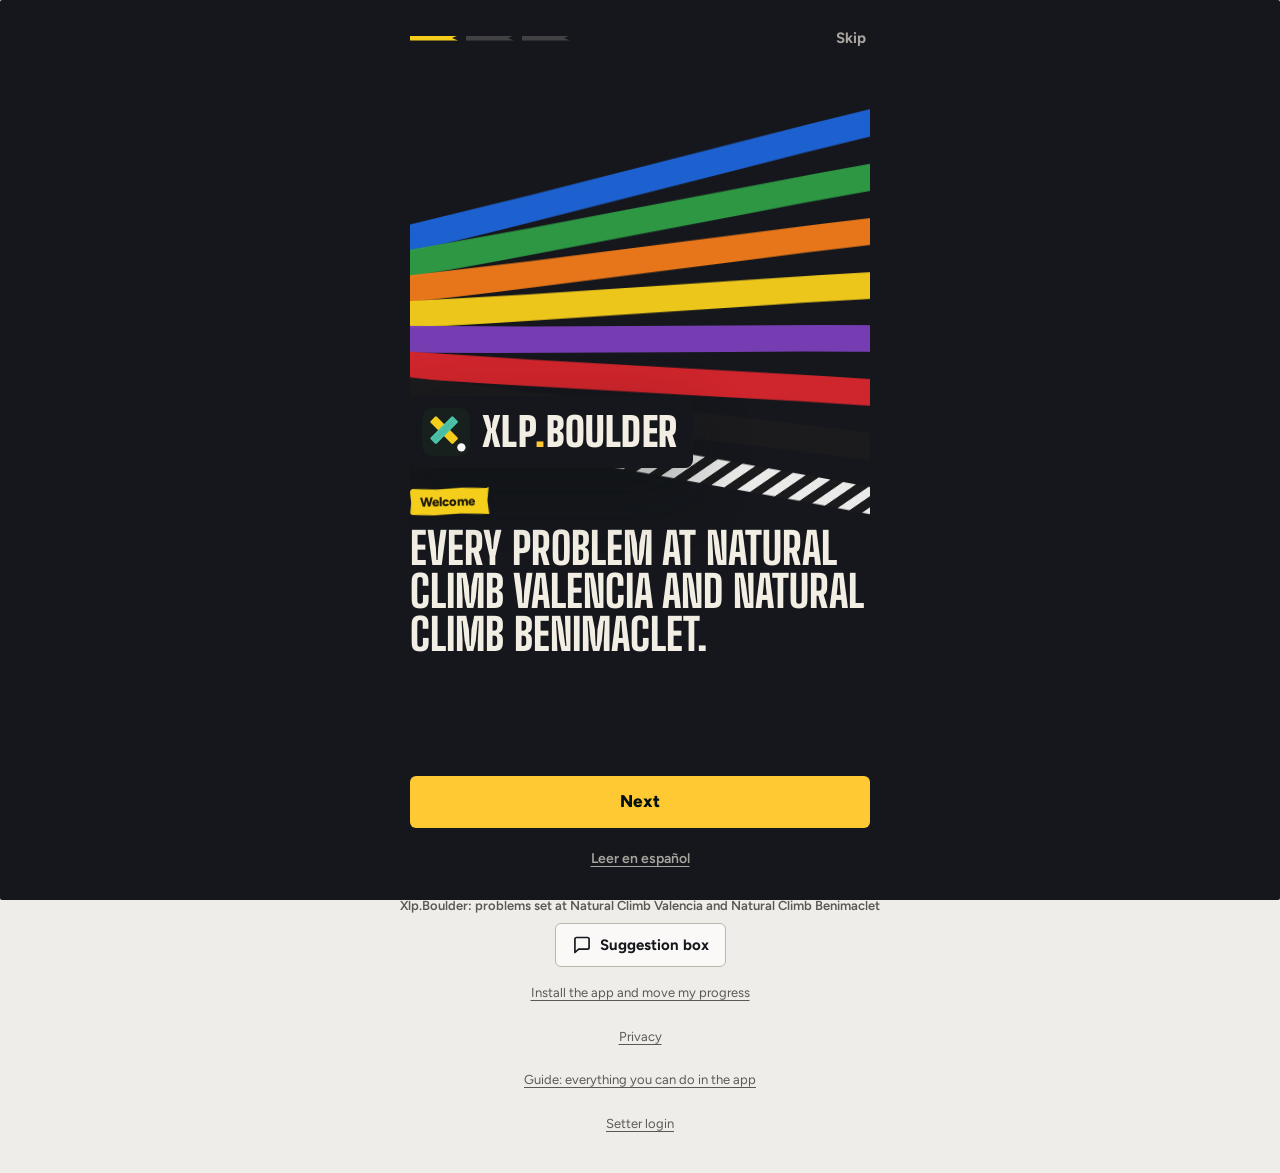
<file: index.html>
<!doctype html>
<html lang="es">
<head>
<meta charset="utf-8">
<meta name="viewport" content="width=device-width, initial-scale=1, viewport-fit=cover">
<title>Xlp.Boulder</title>
<meta name="description" content="Xlp.Boulder: los bloques abiertos de Natural Climb Valencia y Natural Climb Benimaclet, por nivel y estilo, con la beta del equipador.">
<meta property="og:type" content="website">
<meta property="og:site_name" content="Xlp.Boulder">
<meta property="og:title" content="Xlp.Boulder">
<meta property="og:description" content="Los bloques abiertos de Natural Climb Valencia y Natural Climb Benimaclet. Puntúalos, guarda tus favoritos y mira la beta.">
<meta property="og:image" content="https://xlp-trainning.github.io/Xlp.Boulder/og.png">
<meta property="og:image:width" content="1200">
<meta property="og:image:height" content="630">
<meta name="twitter:card" content="summary_large_image">
<meta name="theme-color" content="#EEEDE9" media="(prefers-color-scheme: light)" data-tc="#EEEDE9">
<meta name="theme-color" content="#22252C" media="(prefers-color-scheme: dark)" data-tc="#22252C">
<link rel="manifest" href="manifest.webmanifest">
<link rel="icon" href="icon.svg" type="image/svg+xml">
<link rel="apple-touch-icon" href="icon-180.png">
<meta name="apple-mobile-web-app-capable" content="yes">
<meta name="apple-mobile-web-app-title" content="Xlp.Boulder">
<!-- Tipografías y librerías servidas desde la propia web: ninguna petición a terceros salvo Supabase -->
<link rel="preload" href="fonts/figtree-latin.woff2" as="font" type="font/woff2" crossorigin>
<link rel="preload" href="fonts/big-shoulders-display-latin.woff2" as="font" type="font/woff2" crossorigin>
<link rel="stylesheet" href="fonts/fonts.css">
<link rel="stylesheet" href="styles.css">
<script>/* tema y letra elegidos en Ajustes, antes de pintar */ try { var t = JSON.parse(localStorage.getItem("lb-theme")); if (t && t !== "auto") { document.documentElement.dataset.theme = t; document.querySelectorAll("meta[data-tc]").forEach(function (m) { m.content = t === "dark" ? "#22252C" : "#EEEDE9"; }); } if (JSON.parse(localStorage.getItem("lb-big"))) document.documentElement.classList.add("big-text"); } catch (e) {}</script>
</head>
<body>
<a class="skip-link" href="#contenido">Saltar al contenido</a>
<div class="wrap">
  <header class="top">
    <div class="top-bar">
      <h1 class="wordmark" aria-label="Xlp.Boulder">
        <svg class="mark" viewBox="0 0 512 512" aria-hidden="true"><rect width="512" height="512" rx="112" fill="#18201E"/>   <!-- X de dos tiras de cinta de salida, y el punto de Xlp.Boulder -->   <g transform="translate(236 236)">     <rect x="-170" y="-46" width="340" height="92" rx="14" fill="#F5CE1B" transform="rotate(45)"/>     <rect x="-170" y="-46" width="340" height="92" rx="14" fill="#4CC3A8" transform="rotate(-45)"/>     <path d="M-150 -10h300M-150 10h300" stroke="#18201E" stroke-opacity=".18" stroke-width="6" transform="rotate(-45)"/>   </g>   <circle cx="420" cy="420" r="44" fill="#F8FAF9"/></svg>
        <span aria-hidden="true">Xlp<span class="wm-dot">.</span>Boulder</span>
      </h1>
      <div class="tools">
        <button class="icon-btn" id="langBtn" aria-label="Change language to English"><span data-ico="globe"></span><span class="lang-code">EN</span></button>
        <button class="icon-btn" id="settingsBtn" aria-label="Ajustes: idioma, tema, letra y modo daltónico"><span data-ico="sliders"></span></button>
      </div>
    </div>
    <div class="brand">
      <div class="label" id="gymName">Rocódromo</div>
      <p>Todos los problemas abiertos en la sala, por nivel y estilo. Puntúalos, guarda tus favoritos y mira la beta.</p>
    </div>
    <div class="top-actions">
      <div class="gympick" id="gymPick" role="group" aria-label="Rocódromo" hidden></div>
      <span class="status" id="who"></span>
      <button class="btn" id="sessionBtn" hidden>Empezar sesión</button>
      <button class="btn primary" id="addBtn" hidden><span data-ico="plus"></span>Nuevo bloque</button>
    </div>
  </header>

  <div class="banner net-banner" id="netBanner" role="status" hidden></div>
  <div class="banner install-banner" id="installBanner" hidden>
    <span class="banner-msg"><span data-ico="phone"></span><span>Instala Xlp.Boulder en tu móvil: icono en la pantalla de inicio y a pantalla completa.</span></span>
    <span class="row"><button class="btn primary small" id="installGo">Cómo instalarla</button><button class="linkbtn" id="installNo">Ahora no</button></span>
  </div>

  <nav class="mainnav" aria-label="Secciones">
    <button data-page="hoy">Hoy</button>
    <button data-page="bloques" aria-current="page">Bloques</button>
    <button data-page="mapa">Mapa</button>
    <button data-page="ranking">Ranking</button>
    <button data-page="grupos">Grupos</button>
    <button data-page="progreso">Mi progreso</button>
    <button data-page="equipadores" hidden>Equipadores</button>
    <button data-page="stats" hidden>Estadísticas</button>
    <button data-page="buzon" hidden>Buzón</button>
    <button data-page="usuarios" hidden>Usuarios</button>
  </nav>

  <div id="page-bloques" class="page">
    <section class="dist is-wall" aria-label="Bloques por nivel">
      <div class="dist-head">
        <div class="total"><span id="totalN">0</span><small id="totalLbl">bloques abiertos</small></div>
        <span class="note">De fácil a difícil. Toca un nivel para filtrar</span>
      </div>
      <div class="bars-scroll"><div class="bars" id="bars"></div></div>
    </section>

    <section class="filters" aria-label="Filtros">
      <div class="tabs-scroll">
        <div class="tabs" role="group" aria-label="Vista">
          <button data-view="new" aria-pressed="true">Novedades</button>
          <button data-view="open" aria-pressed="false">Abiertos</button>
          <button data-view="proj" aria-pressed="false">Proyectos</button>
          <button data-view="sent" aria-pressed="false">Encadenados</button>
          <button data-view="fav" aria-pressed="false">Favoritos</button>
        </div>
      </div>
      <div class="row filter-row">
        <label class="search-wrap"><span data-ico="search"></span><input class="search" id="q" type="search" placeholder="Buscar bloque…" aria-label="Buscar"></label>
        <button class="btn filter-btn" id="filterBtn" aria-expanded="false" aria-controls="filterPanel"><span data-ico="sliders"></span><span id="filterLbl">Filtros</span></button>
      </div>
      <div class="filter-panel" id="filterPanel" hidden>
        <label class="field-inline"><span class="label">Orden</span>
        <select class="sort" id="sort">
          <option value="new">Más recientes</option>
          <option value="gradeAsc">Más fáciles primero</option>
          <option value="gradeDesc">Más difíciles primero</option>
          <option value="rating">Mejor puntuados</option>
        </select></label>
        <div class="row" id="styleChips"></div>
        <div class="row" id="colorChips"></div>
      </div>
      <div class="row active-filters" id="activeFilters" hidden></div>
    </section>

    <main id="list"></main>
  </div>

  <div id="page-hoy" class="page" hidden></div>
  <div id="page-mapa" class="page" hidden></div>
  <div id="page-ranking" class="page" hidden></div>
  <div id="page-grupos" class="page" hidden></div>
  <div id="page-equipadores" class="page" hidden></div>
  <div id="page-progreso" class="page" hidden></div>
  <div id="page-stats" class="page" hidden></div>
  <div id="page-buzon" class="page" hidden></div>
  <div id="page-usuarios" class="page" hidden></div>

  <footer class="foot">
    <span class="foot-brand">Xlp.Boulder: bloques equipados en Natural Climb Valencia y Natural Climb Benimaclet</span>
    <button class="btn buzon-btn" id="buzonBtn"><span data-ico="message"></span>Buzón de sugerencias</button>
    <button class="linkbtn" id="installLink">Instalar la app y pasar mi progreso</button>
    <a class="linkbtn" href="privacidad.html">Privacidad</a>
    <a class="linkbtn" href="guia.html">Guía: todo lo que puedes hacer en la app</a>
    <button class="linkbtn" id="loginBtn">Acceso equipador</button>
  </footer>
</div>

<div id="sheetRoot"></div>
<div id="sessionRoot"></div>
<button class="session-bar" id="sessionBar" hidden><span class="sb-dot" aria-hidden="true"></span><span class="sb-txt">Sesión</span><span class="sb-go">Abrir</span></button>
<div class="toast" id="toast" role="status" hidden></div>

<script src="i18n.js"></script>
<script src="icons.js"></script>
<script src="config.js"></script>
<script src="vendor/supabase-2.45.4.js"></script>
<script src="editor.js"></script>
<script src="app.js"></script>
<script src="offline.js"></script>
<script src="progreso.js"></script>
<script src="historias.js"></script>
<script src="ranking.js"></script>
<script src="wrapped.js"></script>
<script src="nivel.js"></script>
<script src="estadisticas.js"></script>
<script src="equipadores.js"></script>
<script src="buzon.js"></script>
<script src="usuarios.js"></script>
<script src="lanzamiento.js"></script>
<script src="instalar.js"></script>
<script src="sesion.js"></script>
<script src="grupos.js"></script>
<script src="hoy.js"></script>
<script src="apodo.js"></script>
</body>
</html>
</file>
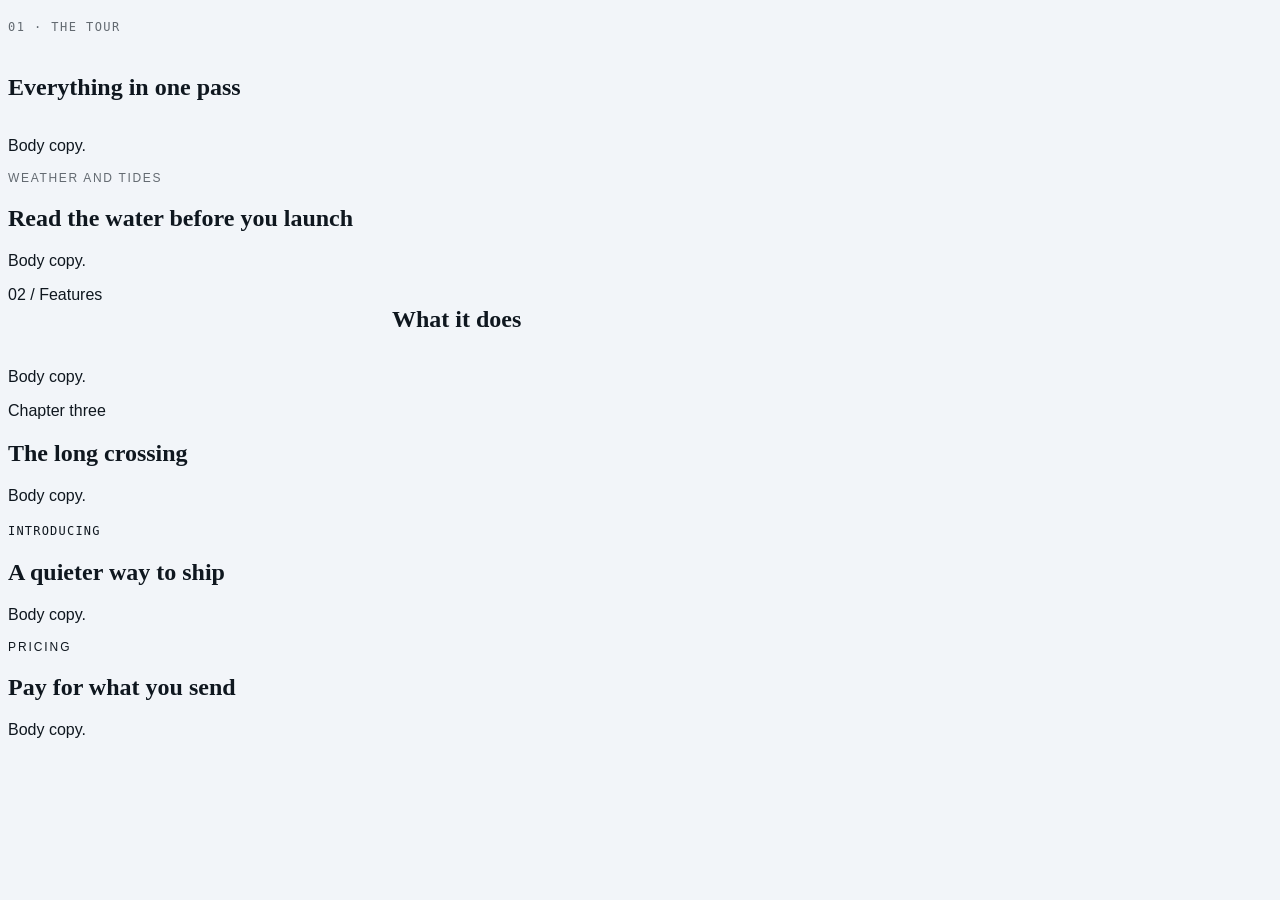
<file: .claude/skills/hallmark/scripts/fixtures/eyebrow-fail/index.html>
<!doctype html>
<!--
  Gate 54 fixture: MUST FAIL, six times.

  Every case here was invisible to the pre-1.3 detector, which keyed on
  `grid-template-columns` in the CSS and so only ever saw one geometry.
  Assertion (run from this directory):

    node ../../sloplint.mjs . --json | node -e "let s='';process.stdin.on('data',d=>s+=d).on('end',()=>console.log(JSON.parse(s).findings.filter(f=>f.gate==='54'&&f.grade==='FAIL').length))"
    # expected: 6

  Scoped to gate 54 on purpose: this file is deliberately slop in other ways too.
-->
<html lang="en">
<head>
<meta charset="utf-8">
<meta name="viewport" content="width=device-width, initial-scale=1">
<title>Gate 54 eyebrow fixture (must fail)</title>
<style>
/* Hallmark · macrostructure: fixture · tone: n/a · anchor hue: 250 · hero: Settled/H1 */
/* Hallmark · pre-emit critique: P3 H3 E3 S3 R3 V3 · weakest: all - this is a fixture */
:root {
  --color-paper: oklch(97% 0.006 250); --color-ink: oklch(20% 0.02 250);
  --color-muted: oklch(52% 0.015 250);
  --font-display: "Fraunces", serif; --font-body: "Public Sans", sans-serif;
  --font-label: "Geist Mono", monospace;
  --text-xs: 0.75rem; --tracking-label: 0.12em;
}
html, body { overflow-x: clip; }
body { background: var(--color-paper); color: var(--color-ink); font-family: var(--font-body); }
h1, h2, h3 { font-family: var(--font-display); }

/* 1: flex column. No grid anywhere; the old check could not see this. */
.a__head { display: flex; flex-direction: column; gap: 0.5rem; }
.a__eyebrow { font-family: var(--font-label); text-transform: uppercase;
  letter-spacing: var(--tracking-label); font-size: var(--text-xs); color: var(--color-muted); }

/* 2: plain block stack, and a class name outside the label vocabulary.
       Caught by resolved CSS alone: uppercase + tracking + small size. */
.b__strand { text-transform: uppercase; letter-spacing: 0.14em; font-size: 0.75rem;
  color: var(--color-muted); }

/* 3: the classic side-by-side grid. Regression guard for the old behaviour. */
.c__head { display: grid; grid-template-columns: minmax(0, 0.4fr) minmax(0, 1fr); gap: 2rem; }

/* 4: multi-column head declared ONLY inside a max-width block. The old check
       skipped every max-width rule, so this shape was a free pass. */
@media (max-width: 48rem) {
  .d__head { display: grid; grid-template-columns: 1fr 2fr; }
}

/* 5: class-less heading. The old check required a semantic match on the head
       wrapper's own classes to even look. */
.e__mark { font-family: var(--font-label); text-transform: uppercase;
  letter-spacing: 0.1em; font-size: 0.75rem; }

/* 6: "overline" was not in the old vocabulary at all. */
.overline { font-size: 0.75rem; letter-spacing: 0.16em; text-transform: uppercase; }
</style>
</head>
<body>

<!-- 1 · flex column stack -->
<section>
  <div class="a__head">
    <p class="a__eyebrow">01 · The tour</p>
    <h2>Everything in one pass</h2>
  </div>
  <p>Body copy.</p>
</section>

<!-- 2 · plain block stack, non-vocabulary class, CSS signals only -->
<section>
  <div>
    <p class="b__strand">Weather and tides</p>
    <h2>Read the water before you launch</h2>
  </div>
  <p>Body copy.</p>
</section>

<!-- 3 · side-by-side grid (the only shape the old gate caught) -->
<section>
  <div class="c__head">
    <span class="eyebrow">02 / Features</span>
    <h2>What it does</h2>
  </div>
  <p>Body copy.</p>
</section>

<!-- 4 · two-column head hidden inside a max-width query -->
<section>
  <div class="d__head">
    <span class="kicker">Chapter three</span>
    <h2>The long crossing</h2>
  </div>
  <p>Body copy.</p>
</section>

<!-- 5 · class-less heading under a labelled span -->
<section>
  <div>
    <span class="e__mark">Introducing</span>
    <h2>A quieter way to ship</h2>
  </div>
  <p>Body copy.</p>
</section>

<!-- 6 · the word the old vocabulary never knew -->
<section>
  <div>
    <p class="overline">Pricing</p>
    <h2>Pay for what you send</h2>
  </div>
  <p>Body copy.</p>
</section>

</body>
</html>
</file>
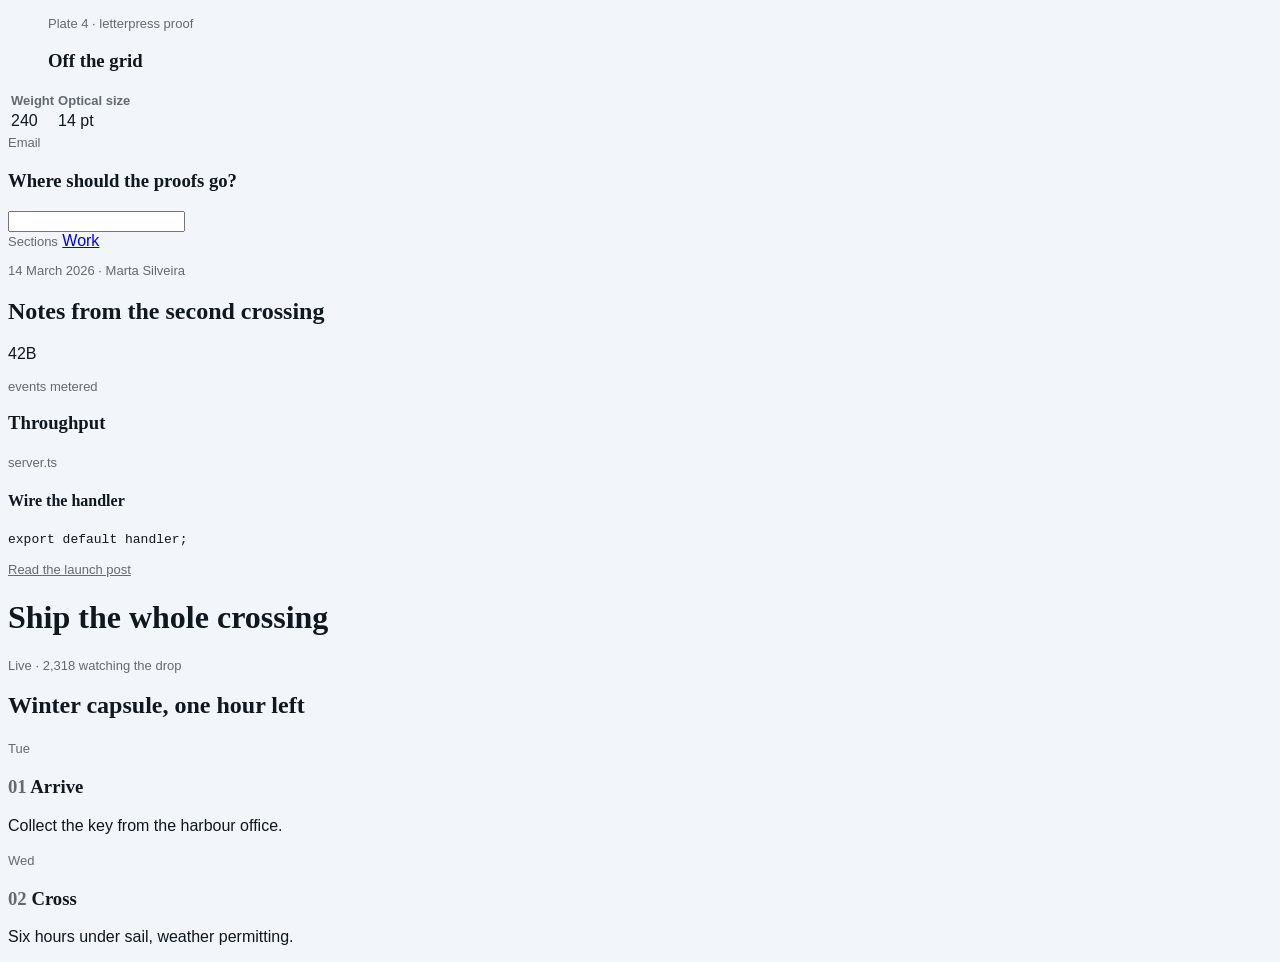
<file: .claude/skills/hallmark/scripts/fixtures/eyebrow-pass/index.html>
<!doctype html>
<!--
  Gate 54 fixture: MUST NOT FAIL.

  Ten shapes that look like an eyebrow to a naive detector and are not one.
  Each carries a fact, a destination, or an identifier the reader would
  otherwise lack: the exceptions gate 54 lists in references/gates.md.

  Assertion (run from this directory):

    node ../../sloplint.mjs . --json | node -e "let s='';process.stdin.on('data',d=>s+=d).on('end',()=>console.log(JSON.parse(s).findings.filter(f=>f.gate==='54').length))"
    # expected: 0

  Scoped to gate 54: this file makes no claim to be clean on the other gates.
-->
<html lang="en">
<head>
<meta charset="utf-8">
<meta name="viewport" content="width=device-width, initial-scale=1">
<title>Gate 54 carve-out fixture (must pass)</title>
<meta name="description" content="Fragments that sit near a heading without announcing it; gate 54 must stay quiet on every one.">
<style>
/* Hallmark · shape: fixture · genre: editorial · theme: fixture (by request)
 * hero: Settled · nav: none · footer: none · enrichment: none · signature: none, this is a gate 54 fixture
 * axes: light/roman-serif/cool · posture: restrained · contrast: pass · fold: n/a · v2.0.0 */
/* Hallmark · pre-emit critique: P3 H3 E3 S3 R3 V3 · weakest: all, this is a fixture */
/* Hallmark · answered F21 · unrelated fragments in one file, not a single document outline */
:root {
  --color-paper: oklch(97% 0.006 250); --color-ink: oklch(20% 0.02 250);
  --color-muted: oklch(52% 0.015 250); --color-accent: oklch(52% 0.14 250); --color-accent-ink: oklch(98% 0.005 250);
  --font-display: "Fraunces", serif; --font-body: "Public Sans", sans-serif;
  --font-label: var(--font-body);
  --text-xs: 0.8125rem;
}
html, body { overflow-x: clip; }
html { scrollbar-color: var(--color-muted) var(--color-paper); }
body { background: var(--color-paper); color: var(--color-ink); font-family: var(--font-body); caret-color: var(--color-accent); }
::selection { background: color-mix(in oklab, var(--color-accent) 22%, transparent); color: var(--color-ink); }
:focus-visible { outline: 2px solid var(--color-accent); outline-offset: 2px; }
a:active, button:active { transform: translateY(1px); }
button:disabled { opacity: 0.55; cursor: not-allowed; }
h1, h2, h3, h4 { font-family: var(--font-display); text-wrap: balance; }
.label { font-family: var(--font-label); font-size: var(--text-xs); color: var(--color-muted); }
.steps { list-style: none; counter-reset: step; padding: 0; }
.steps li { counter-increment: step; }
.steps li h3::before { content: counter(step, decimal-leading-zero) "  "; color: var(--color-muted); }
</style>
</head>
<body>

<!-- 1 · figcaption. Identifier, and it names something that is present. -->
<figure>
  <figcaption class="label">Plate 4 · letterpress proof</figcaption>
  <h3>Off the grid</h3>
</figure>

<!-- 2 · table column header. Identifier. -->
<table>
  <thead><tr><th class="label">Weight</th><th class="label">Optical size</th></tr></thead>
  <tbody><tr><td>240</td><td>14 pt</td></tr></tbody>
</table>

<!-- 3 · form field label. Identifier, bound to its control. -->
<form>
  <div>
    <label class="label" for="email">Email</label>
    <h3>Where should the proofs go?</h3>
    <input id="email" type="email">
  </div>
</form>

<!-- 4 · nav label. Destination. -->
<nav>
  <div>
    <span class="label">Sections</span>
    <h2 hidden>Navigation</h2>
    <a href="/work">Work</a>
  </div>
</nav>

<!-- 5 · dateline. Fact: the date appears nowhere else. -->
<article>
  <p class="label"><time datetime="2026-03-14">14 March 2026</time> · Marta Silveira</p>
  <h2>Notes from the second crossing</h2>
</article>

<!-- 6 · unit label AFTER the figure it labels. Order is the discriminator. -->
<section>
  <div>
    <p class="stat__num">42B</p>
    <p class="label">events metered</p>
  </div>
  <h3>Throughput</h3>
</section>

<!-- 7 · code filename tab. Identifier: a real path. -->
<section>
  <div>
    <span class="label">server.ts</span>
    <h4>Wire the handler</h4>
  </div>
  <pre><code>export default handler;</code></pre>
</section>

<!-- 8 · linked announcement chip. Destination, and it goes somewhere real. -->
<header>
  <div>
    <a class="label" href="/changelog/v2">Read the launch post</a>
    <h1>Ship the whole crossing</h1>
  </div>
</header>

<!-- 9 · live telemetry above a headline. Fact, and the digits prove it. -->
<section>
  <div>
    <p class="label">Live · 2,318 watching the drop</p>
    <h1>Winter capsule, one hour left</h1>
  </div>
</section>

<!-- 10 · a real <ol>. The numbers come from counter(), not from typed labels;
         a genuine per-step identifier rides along without becoming a kicker. -->
<ol class="steps">
  <li>
    <span class="label">Tue</span>
    <h3>Arrive</h3>
    <p>Collect the key from the harbour office.</p>
  </li>
  <li>
    <span class="label">Wed</span>
    <h3>Cross</h3>
    <p>Six hours under sail, weather permitting.</p>
  </li>
</ol>

</body>
</html>
</file>
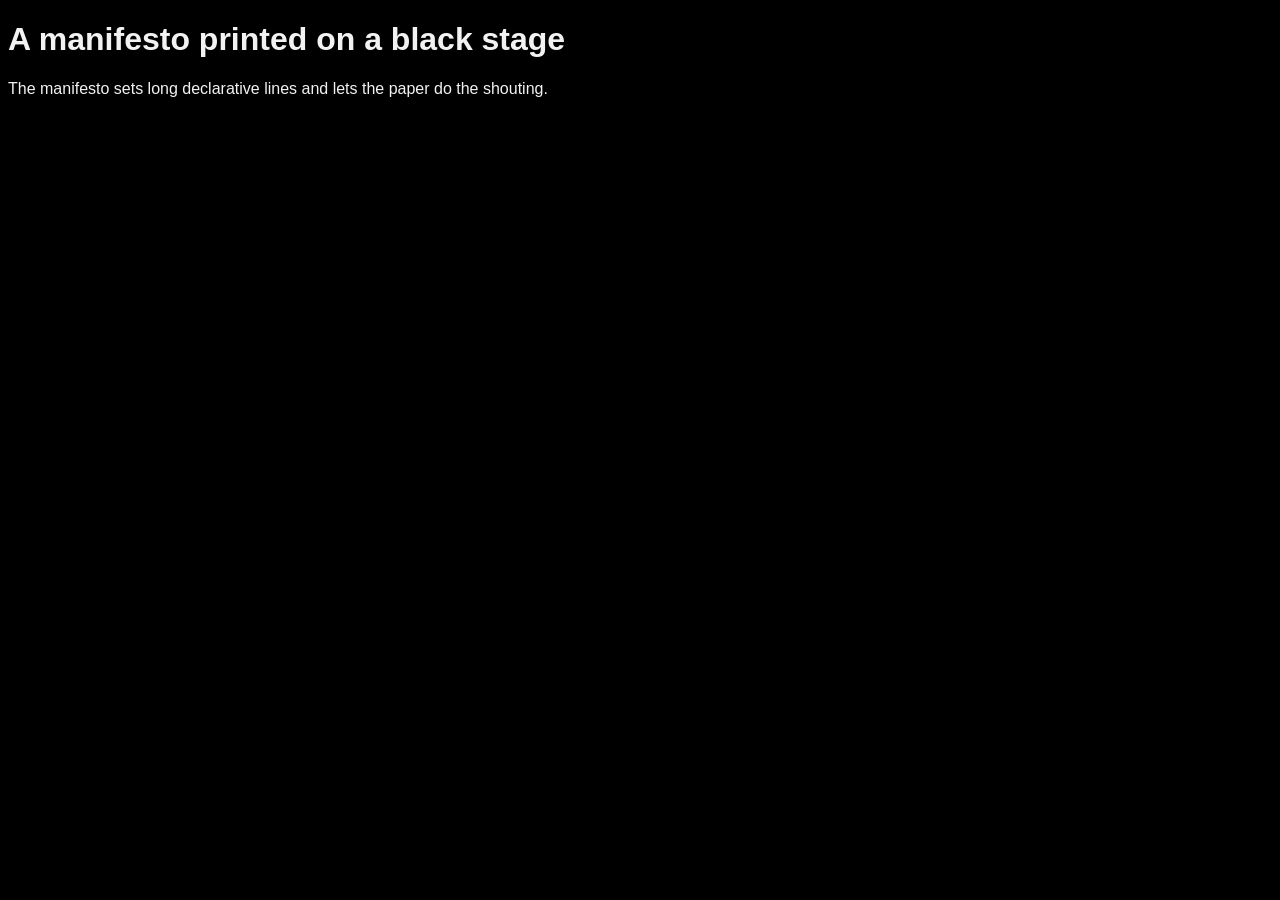
<file: .claude/skills/hallmark/scripts/fixtures/waiver/index.html>
<!doctype html>
<!--
  Waiver fixture. Five waivers are claimed on a deliberately expressive page:
  four are honoured, one is refused because it names a Floor gate, and the build
  ships. There is no cap, so the page is not blocked for being expressive; what
  it gets instead is a NOTE saying four waivers is a house style, not exceptions.

  Assertion (run from this directory):

    node ../../sloplint.mjs . --json | node -e "let s='';process.stdin.on('data',d=>s+=d).on('end',()=>{const j=JSON.parse(s);console.log(JSON.stringify(j.summary))})"
    # expected: fails 0, reflex 0, waived 5, rejected 2, answered 1, notes 1
    # (waived counts findings, not gates: gate 1 fires on both the token and the
    #  h1 rule, and gate 7 on both the token and the body background)

  Case by case:
    waive 40  -> refused, Floor is never waivable, and gate 40 still binds
    waive 7b  -> honoured; the guard (surface: absolute in the stamp) holds
    waive 22  -> honoured
    waive 25  -> honoured (no finding to downgrade on this page)
    waive 1   -> honoured, and trips the >3 house-style NOTE
    answered F3  -> honoured; the Finish finding reports ANSWERED instead of WARN
    answered 40  -> refused; 40 is Floor, and Floor findings are fixed, not answered
-->
<html lang="en">
<head>
<meta charset="utf-8">
<meta name="viewport" content="width=device-width, initial-scale=1">
<title>Waiver fixture</title>
<style>
/* Hallmark · macrostructure: Manifesto · tone: austere · anchor hue: 250 · surface: absolute · nav: N9 · footer: Ft2 · hero: Poster/H1 */
/* Hallmark · pre-emit critique: P5 H4 E5 S4 R5 V4 · weakest: E - fixture, not a real build */
/* Hallmark · waive 40 · contrast measured on the stage · the manifesto is printed white on black */
/* Hallmark · waive 7b · surface: absolute declared, 40-41 pass · the manifesto stage is printed on black paper */
/* Hallmark · waive 22 · neutrals achromatic throughout · the manifesto rules are pure grey by intent */
/* Hallmark · waive 25 · measure runs to 96ch · the manifesto sets long declarative lines */
/* Hallmark · waive 1 · two families declared · the manifesto pairs a display serif with a grotesque */
/* Hallmark · answered F3 · the manifesto head is one word and cannot wrap, so balance has nothing to balance */
/* Hallmark · answered 40 · contrast is fine here honestly */
:root {
  --color-paper: #000;
  --color-ink: oklch(96% 0 250);
  --font-display: Inter, sans-serif;
  --font-body: "Public Sans", sans-serif;
}
html, body { overflow-x: clip; }
body { background: var(--color-paper); color: var(--color-ink); font-family: var(--font-body); }
h1 { font-family: var(--font-display); }
</style>
</head>
<body>
  <h1>A manifesto printed on a black stage</h1>
  <p>The manifesto sets long declarative lines and lets the paper do the shouting.</p>
</body>
</html>
</file>
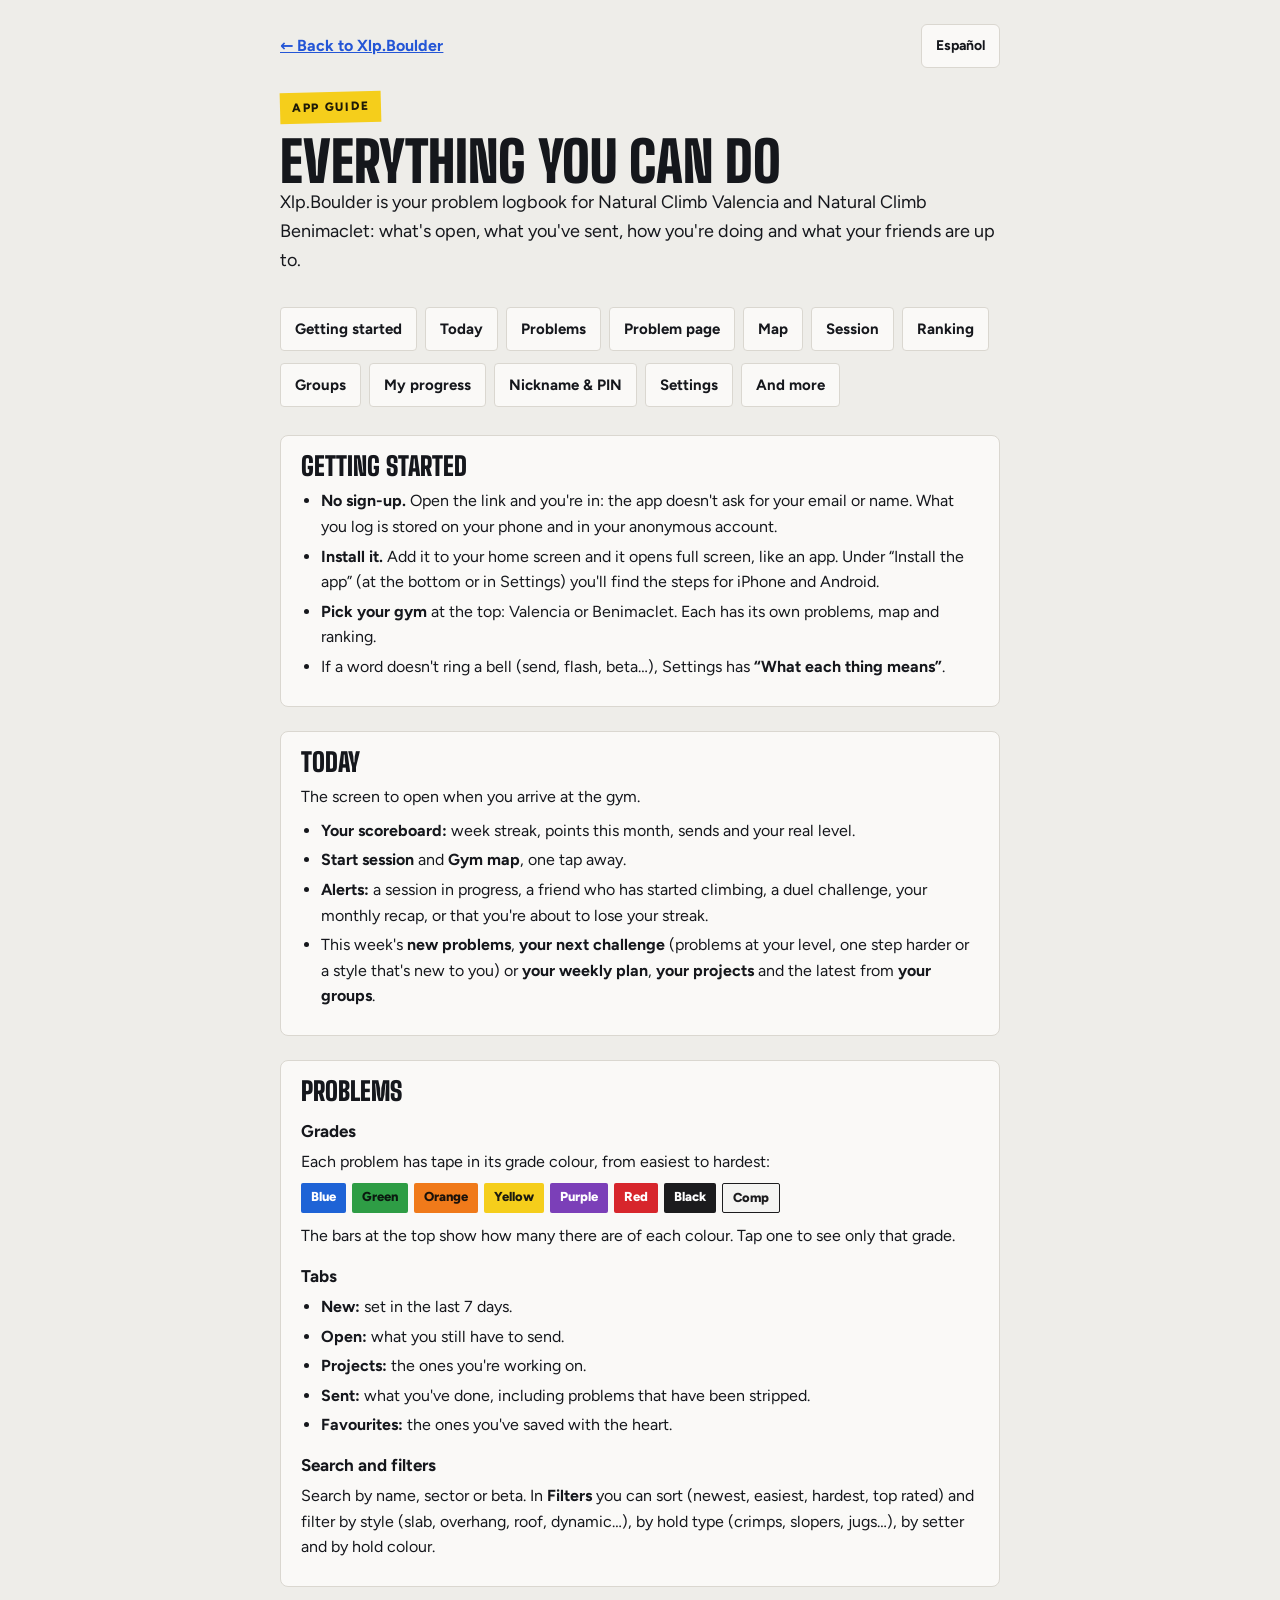
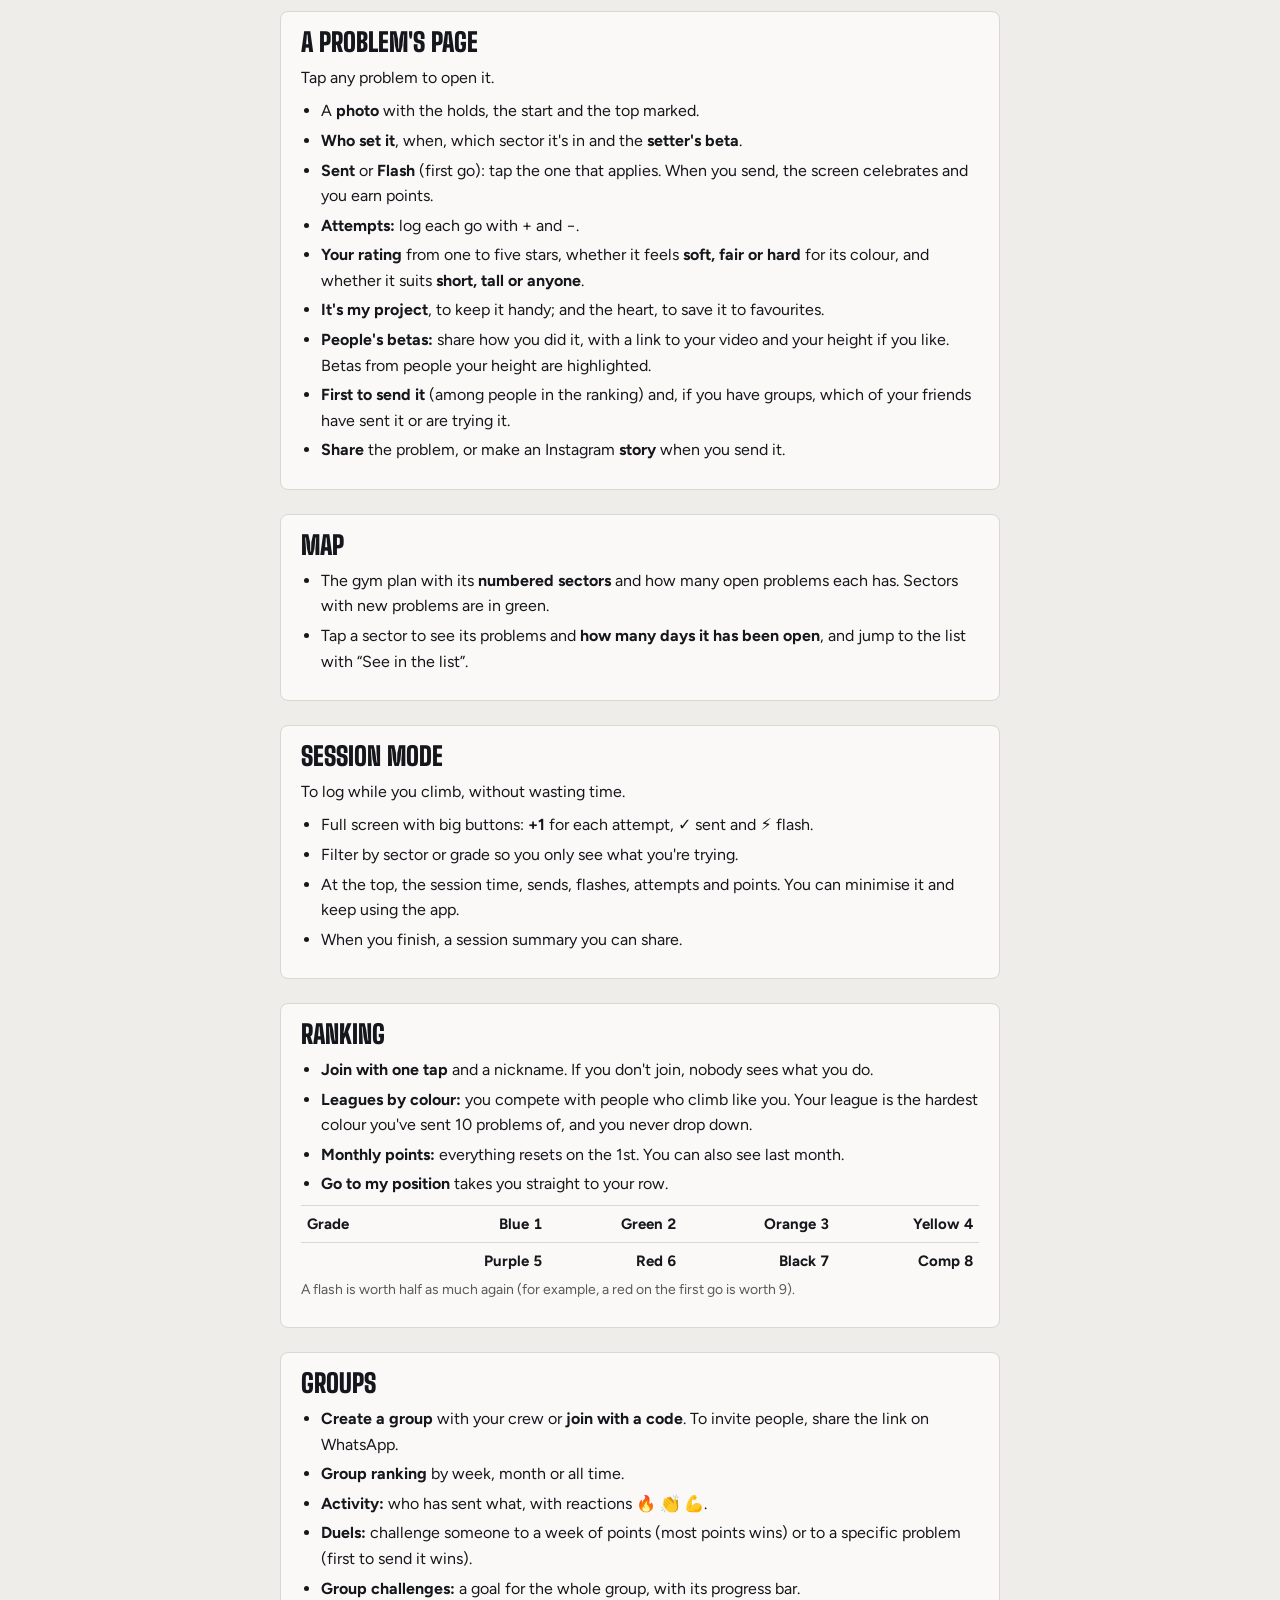
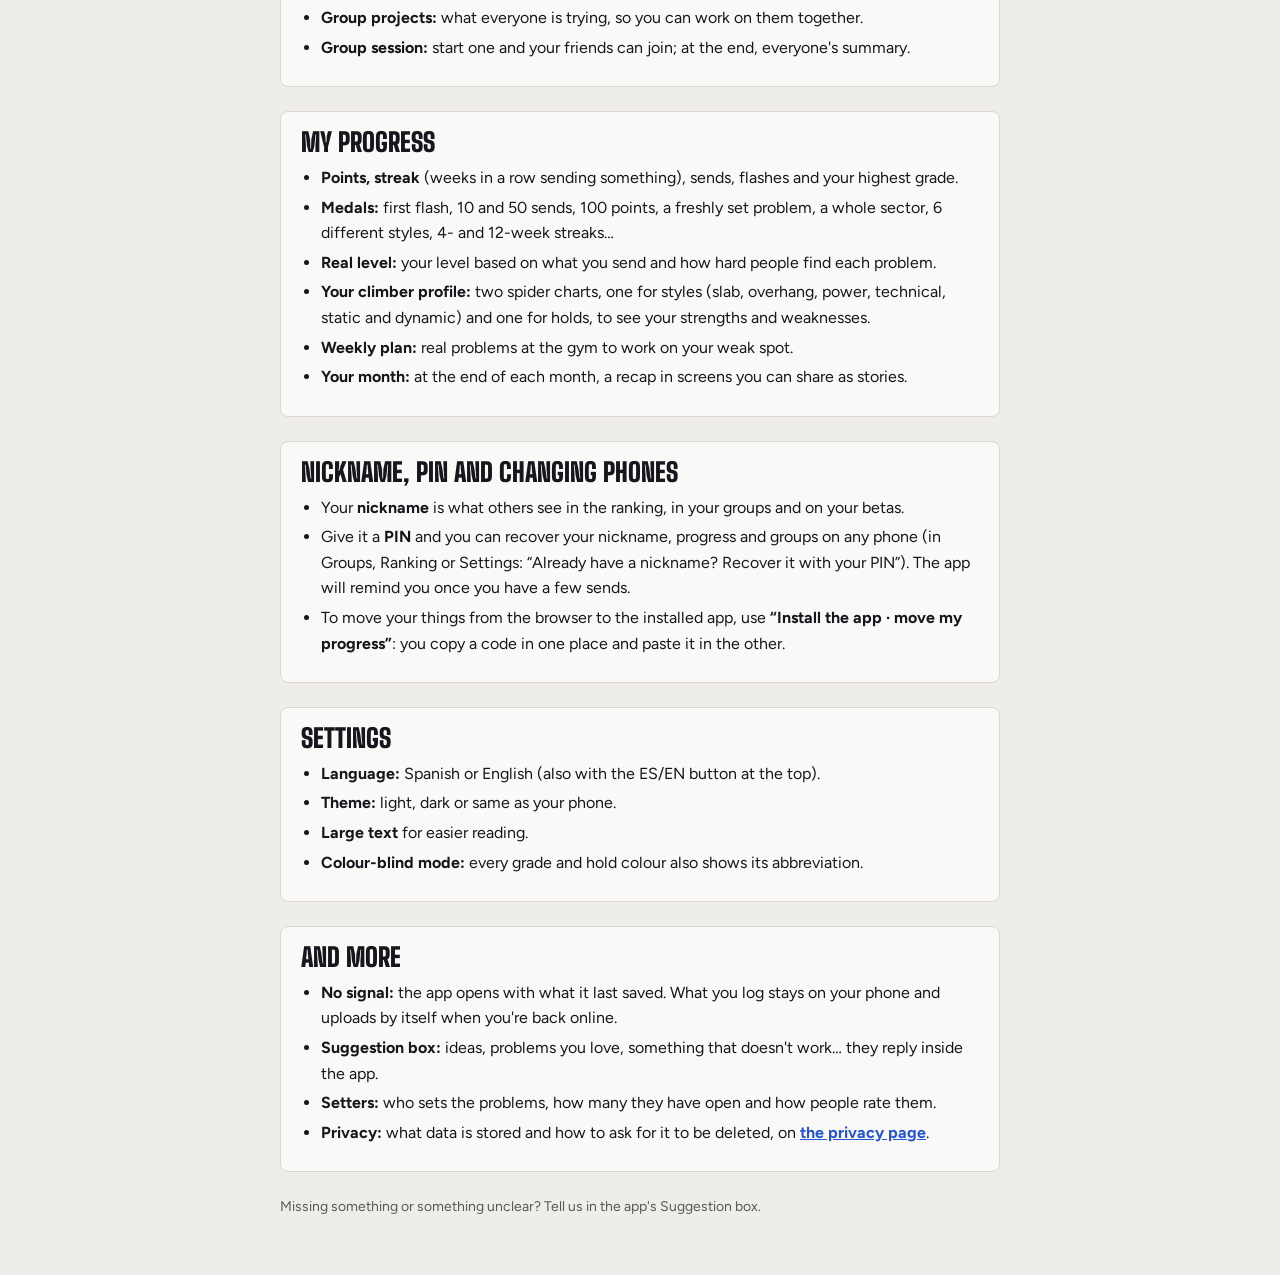
<file: guia.html>
<!doctype html>
<html lang="es">
<head>
<meta charset="utf-8">
<script>/* Si la app está en inglés, la versión en inglés (salvo que se haya pedido el español con ?es) */
try { if (!/[?&]es\b/.test(location.search)) { var v = JSON.parse(localStorage.getItem("lb-lang")); var l = (v === "es" || v === "en") ? v : (/^(es|ca|gl|eu)/i.test(navigator.language || "es") ? "es" : "en"); if (l === "en") location.replace("guide.html" + location.hash); } } catch (e) {}</script>

<meta name="viewport" content="width=device-width, initial-scale=1, viewport-fit=cover">
<title>Guía · Xlp.Boulder</title>
<meta name="description" content="Todo lo que se puede hacer en Xlp.Boulder: bloques, encadenados, mapa, sesión, ranking, grupos, progreso y más.">
<meta name="theme-color" content="#EEEDE9" media="(prefers-color-scheme: light)">
<meta name="theme-color" content="#22252C" media="(prefers-color-scheme: dark)">
<link rel="alternate" hreflang="en" href="guide.html">
<link rel="stylesheet" href="fonts/fonts.css">
<link rel="icon" href="icon.svg" type="image/svg+xml">
<style>
  :root { --bg: #EEEDE9; --surface: #FAF9F7; --surface-2: #F1EFEB; --ink: #15171C; --muted: #5A5955; --line: #DAD7D0; --accent: #2456D6; --tape: #F5CE1B; --tape-ink: #1E1A07; color-scheme: light; }
  @media (prefers-color-scheme: dark) { :root { --bg: #22252C; --surface: #2B2F37; --surface-2: #343842; --ink: #F3EEE4; --muted: #ACA9A2; --line: #3D414A; --accent: #8FB0FF; color-scheme: dark; } }
  * { box-sizing: border-box; }
  html { scroll-behavior: smooth; }
  @media (prefers-reduced-motion: reduce) { html { scroll-behavior: auto; } }
  body { margin: 0; background: var(--bg); color: var(--ink); font: 16px/1.6 Figtree, system-ui, sans-serif;
    padding: calc(env(safe-area-inset-top, 0px) + 24px) max(16px, env(safe-area-inset-right, 0px)) 48px max(16px, env(safe-area-inset-left, 0px)); }
  main { max-width: 720px; margin: 0 auto; display: flex; flex-direction: column; gap: 24px; }
  h1, h2 { font-family: "Big Shoulders Display", "Arial Narrow", sans-serif; font-weight: 900; text-transform: uppercase; line-height: .95; margin: 0; }
  h1 { font-size: clamp(40px, 10vw, 56px); } h2 { font-size: 26px; margin-bottom: 10px; scroll-margin-top: 16px; }
  h3 { font-size: 17px; margin: 14px 0 4px; }
  p, ul { margin: 0 0 8px; } ul { padding-left: 20px; } li { margin-bottom: 4px; }
  .note { color: var(--muted); font-size: 14px; }
  .lead { font-size: 18px; }
  section { background: var(--surface); border: 1px solid var(--line); border-radius: 8px; padding: 18px 20px; }
  a { color: var(--accent); font-weight: 700; }
  .back { align-self: flex-start; }
  .toc { display: flex; flex-wrap: wrap; gap: 8px; margin: 0; padding: 0; list-style: none; }
  .toc a { display: inline-flex; align-items: center; min-height: 44px; padding: 0 14px; border-radius: 4px; background: var(--surface); border: 1px solid var(--line); color: var(--ink); text-decoration: none; font-weight: 700; font-size: 15px; }
  .kick { display: inline-block; background: var(--tape); color: var(--tape-ink); font-weight: 800; font-size: 12px; letter-spacing: .14em; text-transform: uppercase; padding: 6px 12px; transform: rotate(-1.5deg); margin-bottom: 12px; }
  .lv { display: flex; flex-wrap: wrap; gap: 6px; margin: 6px 0 10px; padding: 0; list-style: none; }
  .lv li { margin: 0; font-weight: 800; font-size: 13px; padding: 4px 10px; border-radius: 2px; }
  table { width: 100%; border-collapse: collapse; font-size: 15px; } td, th { text-align: left; padding: 6px; border-top: 1px solid var(--line); } td.n { text-align: right; font-variant-numeric: tabular-nums; font-weight: 700; }
  .top { display: flex; justify-content: space-between; align-items: center; gap: 12px; }
  .lang { display: inline-flex; align-items: center; min-height: 44px; padding: 0 14px; border: 1px solid var(--line); border-radius: 6px; background: var(--surface); color: var(--ink) !important; text-decoration: none; font-size: 14px; }
</style>
</head>
<body>
<main>
  <div class="top"><a href="./">← Volver a Xlp.Boulder</a><a class="lang" href="guide.html" lang="en">English</a></div>
  <header>
    <span class="kick">Guía de la app</span>
    <h1>Todo lo que puedes hacer</h1>
    <p class="lead">Xlp.Boulder es tu libreta de bloques de Natural Climb Valencia y Natural Climb Benimaclet: qué hay abierto, qué has encadenado, cómo vas y qué hacen tus amigos.</p>
  </header>

  <nav aria-label="Secciones de la guía">
    <ul class="toc">
      <li><a href="#empezar">Empezar</a></li><li><a href="#hoy">Hoy</a></li><li><a href="#bloques">Bloques</a></li><li><a href="#ficha">La ficha</a></li>
      <li><a href="#mapa">Mapa</a></li><li><a href="#sesion">Sesión</a></li><li><a href="#ranking">Ranking</a></li><li><a href="#grupos">Grupos</a></li>
      <li><a href="#progreso">Mi progreso</a></li><li><a href="#apodo">Apodo y PIN</a></li><li><a href="#ajustes">Ajustes</a></li><li><a href="#mas">Y además</a></li>
    </ul>
  </nav>

  <section id="empezar">
    <h2>Empezar</h2>
    <ul>
      <li><b>Sin registro.</b> Abre el enlace y ya está: la app no pide email ni nombre. Lo que apuntas se guarda en tu móvil y en tu cuenta anónima.</li>
      <li><b>Instálala.</b> Añádela a la pantalla de inicio y se abrirá a pantalla completa, como una app. En «Instalar la app» (abajo del todo o en Ajustes) tienes los pasos para iPhone y Android.</li>
      <li><b>Elige tu rocódromo</b> arriba: Valencia o Benimaclet. Cada uno tiene sus bloques, su mapa y su ranking.</li>
      <li>Si alguna palabra no te suena (encadenar, flash, beta…), en Ajustes tienes <b>«Qué significa cada cosa»</b>.</li>
    </ul>
  </section>

  <section id="hoy">
    <h2>Hoy</h2>
    <p>La pantalla para abrir al llegar a la sala.</p>
    <ul>
      <li><b>Tu marcador:</b> semanas de racha, puntos del mes, encadenados y tu nivel real.</li>
      <li><b>Empezar sesión</b> y <b>Mapa de la sala</b>, a un toque.</li>
      <li><b>Avisos:</b> una sesión en marcha, un amigo que ha empezado a escalar, un reto de un duelo, tu resumen del mes, o que vas a perder la racha.</li>
      <li><b>Novedades</b> de la semana, <b>tu siguiente reto</b> (bloques a tu nivel, un paso más difícil o un estilo nuevo para ti) o <b>tu plan de la semana</b>, <b>tus proyectos</b> y lo último de <b>tus grupos</b>.</li>
    </ul>
  </section>

  <section id="bloques">
    <h2>Bloques</h2>
    <h3>Los niveles</h3>
    <p>Cada bloque lleva una cinta del color de su nivel, de más fácil a más difícil:</p>
    <ul class="lv" aria-label="Niveles">
      <li style="background:#1E63D6;color:#fff">Azul</li><li style="background:#2E9D45;color:#0B1A10">Verde</li><li style="background:#F07A1A;color:#1B120A">Naranja</li><li style="background:#F5CE1B;color:#1B1A10">Amarillo</li>
      <li style="background:#7B3FB8;color:#fff">Morado</li><li style="background:#D7262C;color:#fff">Rojo</li><li style="background:#1C1C1E;color:#fff">Negro</li><li style="background:#F4F4F2;color:#1C1C1E;border:1px solid #1C1C1E">Compe</li>
    </ul>
    <p>Las barras de arriba dicen cuántos hay de cada color. Toca una para ver solo ese nivel.</p>
    <h3>Las pestañas</h3>
    <ul>
      <li><b>Novedades:</b> lo montado en los últimos 7 días.</li>
      <li><b>Abiertos:</b> lo que tienes por encadenar.</li>
      <li><b>Proyectos:</b> los que estás trabajando.</li>
      <li><b>Encadenados:</b> lo que ya tienes, también los bloques que ya se han desmontado.</li>
      <li><b>Favoritos:</b> los que has guardado con el corazón.</li>
    </ul>
    <h3>Buscar y filtrar</h3>
    <p>Busca por nombre, sector o beta. En <b>Filtros</b> puedes ordenar (recientes, fáciles, difíciles, mejor puntuados) y filtrar por estilo (placa, desplome, techo, dinámico…), por tipo de presa (regletas, romos, cazos…), por equipador y por color de presa.</p>
  </section>

  <section id="ficha">
    <h2>La ficha de un bloque</h2>
    <p>Toca cualquier bloque para abrirla.</p>
    <ul>
      <li><b>Foto</b> con las presas marcadas, la salida y el top.</li>
      <li><b>Quién lo ha equipado</b>, cuándo se montó, en qué sector está y la <b>beta del equipador</b>.</li>
      <li><b>Encadenado</b> o <b>Flash</b> (a la primera): toca el que toque. Al encadenar, la pantalla lo celebra y sumas puntos.</li>
      <li><b>Intentos:</b> apunta cada pegue con + y −.</li>
      <li><b>Tu puntuación</b> de una a cinco estrellas, si te parece <b>blando, justo o duro</b> para su color, y si va mejor siendo <b>bajo, alto o da igual</b>.</li>
      <li><b>Es mi proyecto</b>, para tenerlo a mano; y el corazón, para guardarlo en favoritos.</li>
      <li><b>Betas de la gente:</b> cuenta cómo lo hiciste tú, con enlace a tu vídeo y tu altura si quieres. Las de gente de tu altura se destacan.</li>
      <li><b>Primero en encadenarlo</b> (entre quien está en el ranking) y, si tienes grupos, cuáles de tus amigos lo tienen o lo están probando.</li>
      <li><b>Compartir</b> el bloque o crear una <b>historia</b> para Instagram cuando lo encadenas.</li>
    </ul>
  </section>

  <section id="mapa">
    <h2>Mapa</h2>
    <ul>
      <li>El plano de la sala con sus <b>sectores numerados</b> y cuántos bloques abiertos hay en cada uno. En verde, los que tienen novedades.</li>
      <li>Toca un sector para ver sus bloques y <b>cuántos días lleva abierto</b>, y pasa a la lista con «Ver en la lista».</li>
    </ul>
  </section>

  <section id="sesion">
    <h2>Modo sesión</h2>
    <p>Para apuntar mientras escalas, sin perder tiempo.</p>
    <ul>
      <li>Pantalla completa con botones grandes: <b>+1</b> por cada intento, <b>✓</b> encadenado y <b>⚡</b> flash.</li>
      <li>Filtra por sector o por nivel para tener delante solo lo que estás probando.</li>
      <li>Arriba, el tiempo de sesión, encadenados, flashes, intentos y puntos. Puedes minimizarla y seguir usando la app.</li>
      <li>Al terminar, un resumen de la sesión que puedes compartir.</li>
    </ul>
  </section>

  <section id="ranking">
    <h2>Ranking</h2>
    <ul>
      <li><b>Apúntate con un toque</b> y un apodo. Si no te apuntas, nadie ve lo que haces.</li>
      <li><b>Ligas por color:</b> compites con quien escala parecido a ti. Tu liga es el color más difícil del que hayas encadenado 10 bloques, y nunca se baja.</li>
      <li><b>Puntos del mes:</b> el día 1 todo vuelve a cero. Puedes ver también el mes pasado.</li>
      <li><b>Ir a mi puesto</b> te lleva directamente a tu fila.</li>
    </ul>
    <table aria-label="Puntos por nivel">
      <tr><th>Nivel</th><td class="n">Azul 1</td><td class="n">Verde 2</td><td class="n">Naranja 3</td><td class="n">Amarillo 4</td></tr>
      <tr><th></th><td class="n">Morado 5</td><td class="n">Rojo 6</td><td class="n">Negro 7</td><td class="n">Compe 8</td></tr>
    </table>
    <p class="note">El flash suma la mitad más (por ejemplo, un rojo a la primera vale 9).</p>
  </section>

  <section id="grupos">
    <h2>Grupos</h2>
    <ul>
      <li><b>Crea un grupo</b> con tu gente o <b>únete con un código</b>. Para invitar, comparte el enlace por WhatsApp.</li>
      <li><b>Ranking del grupo</b> por semana, mes o desde siempre.</li>
      <li><b>Actividad:</b> quién ha encadenado qué, con reacciones 🔥 👏 💪.</li>
      <li><b>Duelos:</b> reta a alguien a una semana de puntos (gana quien más sume) o a un bloque concreto (gana quien lo encadene antes).</li>
      <li><b>Retos de grupo:</b> un objetivo para todo el grupo, con su barra de progreso.</li>
      <li><b>Proyectos del grupo:</b> qué está probando cada uno, para ir juntos.</li>
      <li><b>Sesión en grupo:</b> empieza una y tus amigos pueden unirse; al final, el resumen de todos.</li>
    </ul>
  </section>

  <section id="progreso">
    <h2>Mi progreso</h2>
    <ul>
      <li><b>Puntos, racha</b> (semanas seguidas encadenando algo), encadenados, flashes y tu nivel más alto.</li>
      <li><b>Medallas:</b> primer flash, 10 y 50 encadenados, 100 puntos, un bloque recién montado, un sector completo, 6 estilos distintos, rachas de 4 y 12 semanas…</li>
      <li><b>Nivel real:</b> tu nivel según lo que encadenas y lo duro que le parece a la gente cada bloque.</li>
      <li><b>Tu perfil de escalador:</b> dos gráficos de araña, uno de estilos (placa, desplome, físico, técnico, estático y dinámico) y otro de agarres, para ver tus puntos fuertes y flojos.</li>
      <li><b>Plan de la semana:</b> bloques reales de la sala para trabajar tu punto flojo.</li>
      <li><b>Tu mes:</b> a final de mes, un resumen en pantallas para compartir en historias.</li>
    </ul>
  </section>

  <section id="apodo">
    <h2>Apodo, PIN y cambiar de móvil</h2>
    <ul>
      <li>El <b>apodo</b> es lo que ven los demás en el ranking, en tus grupos y en tus betas.</li>
      <li>Ponle un <b>PIN</b> y podrás recuperar tu apodo, tu progreso y tus grupos en cualquier móvil (en Grupos, Ranking o Ajustes: «¿Ya tienes apodo? Recupéralo con tu PIN»). La app te lo recordará cuando lleves unos cuantos encadenados.</li>
      <li>Para pasar lo tuyo del navegador a la app instalada, usa <b>«Instalar la app · pasar mi progreso»</b>: copias un código en un sitio y lo pegas en el otro.</li>
    </ul>
  </section>

  <section id="ajustes">
    <h2>Ajustes</h2>
    <ul>
      <li><b>Idioma:</b> español o inglés (también con el botón ES/EN de arriba).</li>
      <li><b>Tema:</b> claro, oscuro o como el móvil.</li>
      <li><b>Letra grande</b> para leer mejor.</li>
      <li><b>Modo daltónico:</b> cada color de nivel y de presa lleva además su abreviatura.</li>
    </ul>
  </section>

  <section id="mas">
    <h2>Y además</h2>
    <ul>
      <li><b>Sin cobertura:</b> la app se abre con lo último que guardó. Lo que apuntes se queda en el móvil y se sube solo cuando vuelva la conexión.</li>
      <li><b>Buzón de sugerencias:</b> ideas, bloques que te encantan, algo que no funciona… te responden en la propia app.</li>
      <li><b>Equipadores:</b> quién monta los bloques, cuántos tiene abiertos y cómo los valora la gente.</li>
      <li><b>Privacidad:</b> qué datos se guardan y cómo pedir que se borren, en <a href="privacidad.html">la página de privacidad</a>.</li>
    </ul>
  </section>

  <p class="note">¿Echas algo en falta o algo no se entiende? Cuéntalo en el Buzón de sugerencias de la app.</p>
</main>
</body>
</html>
</file>
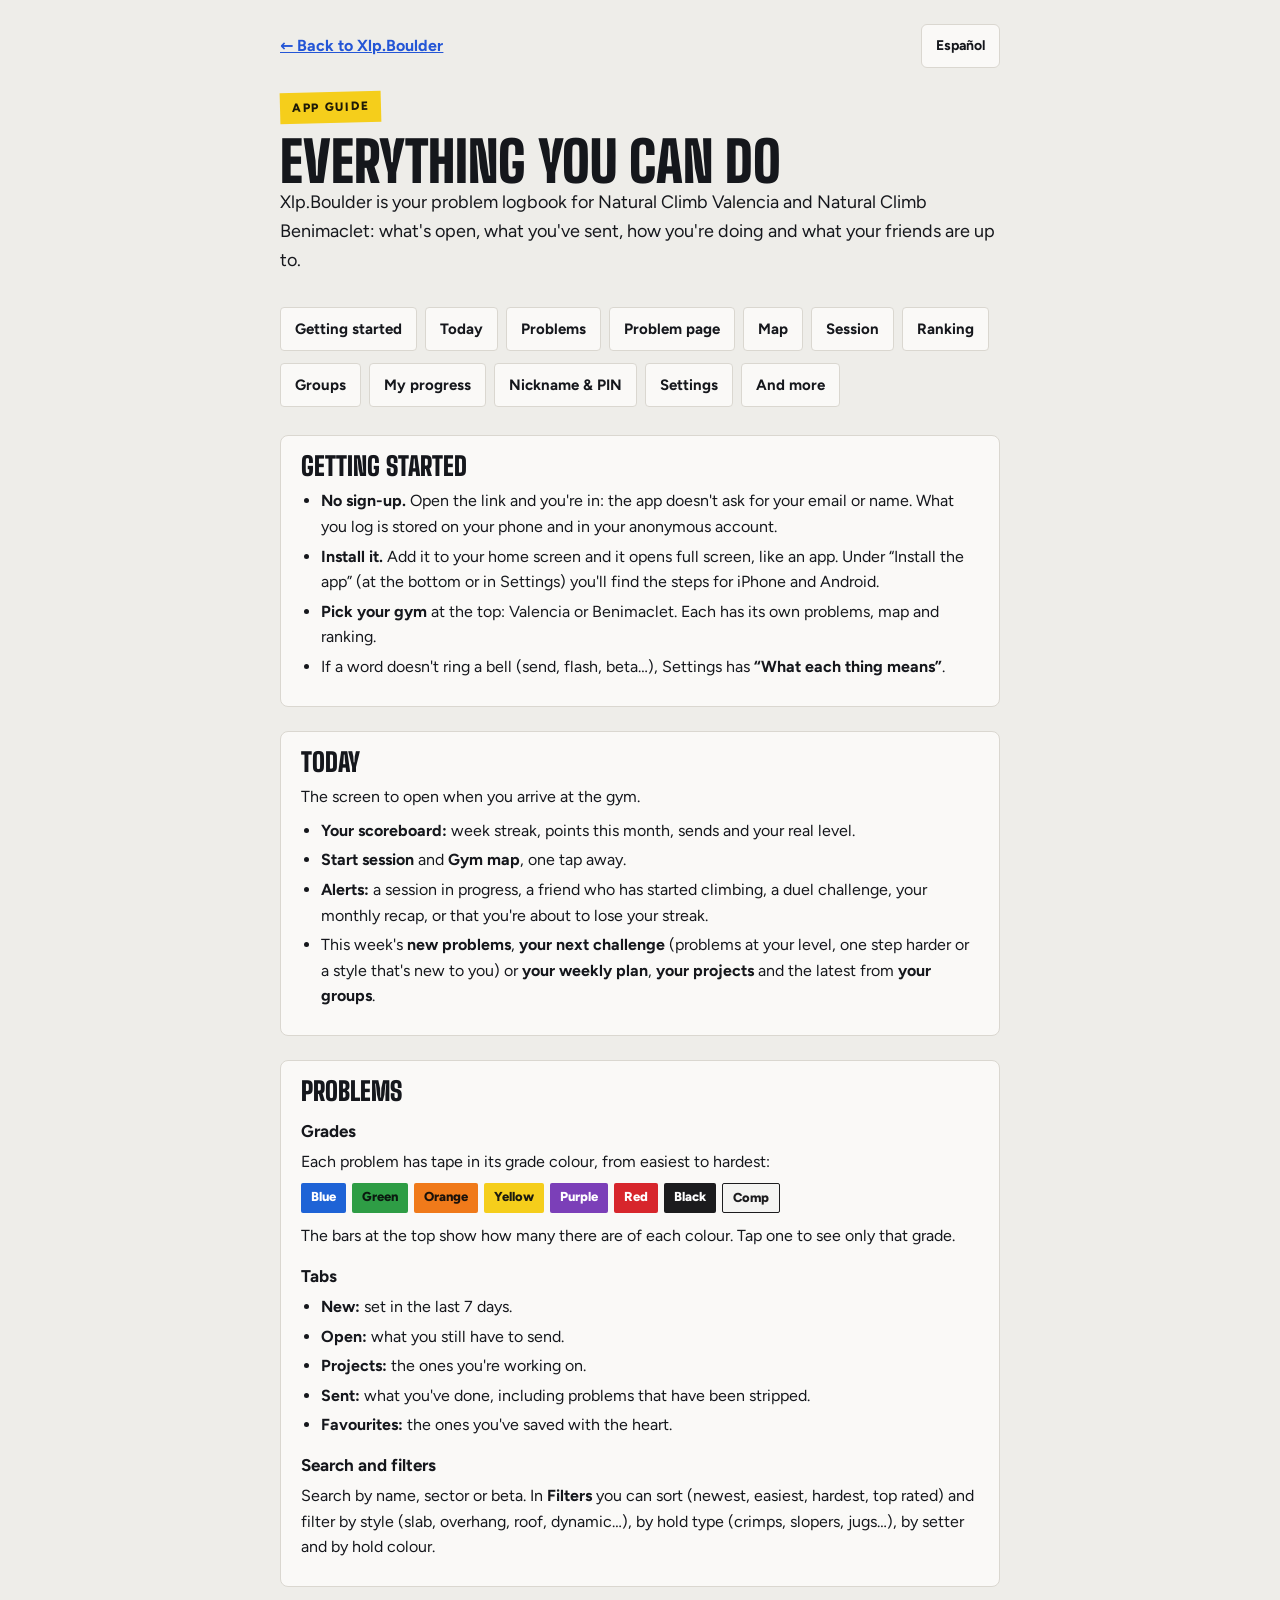
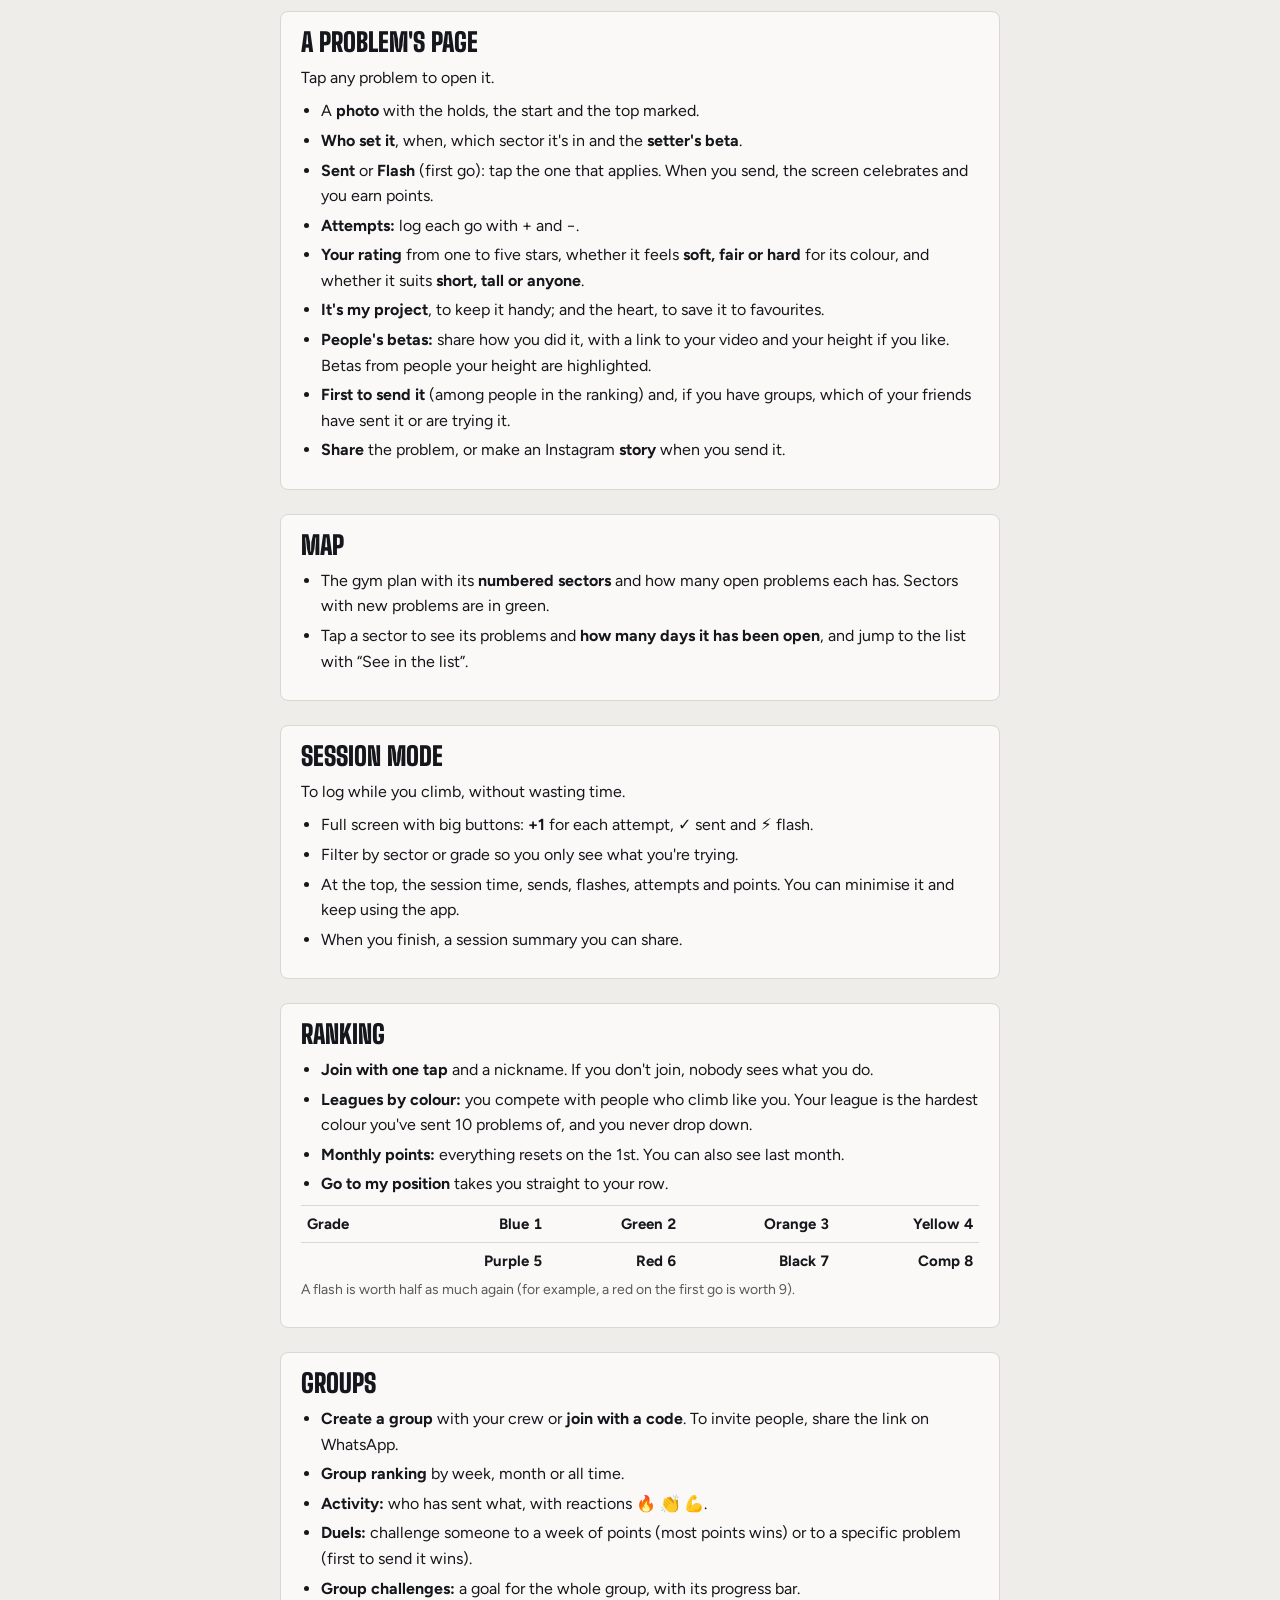
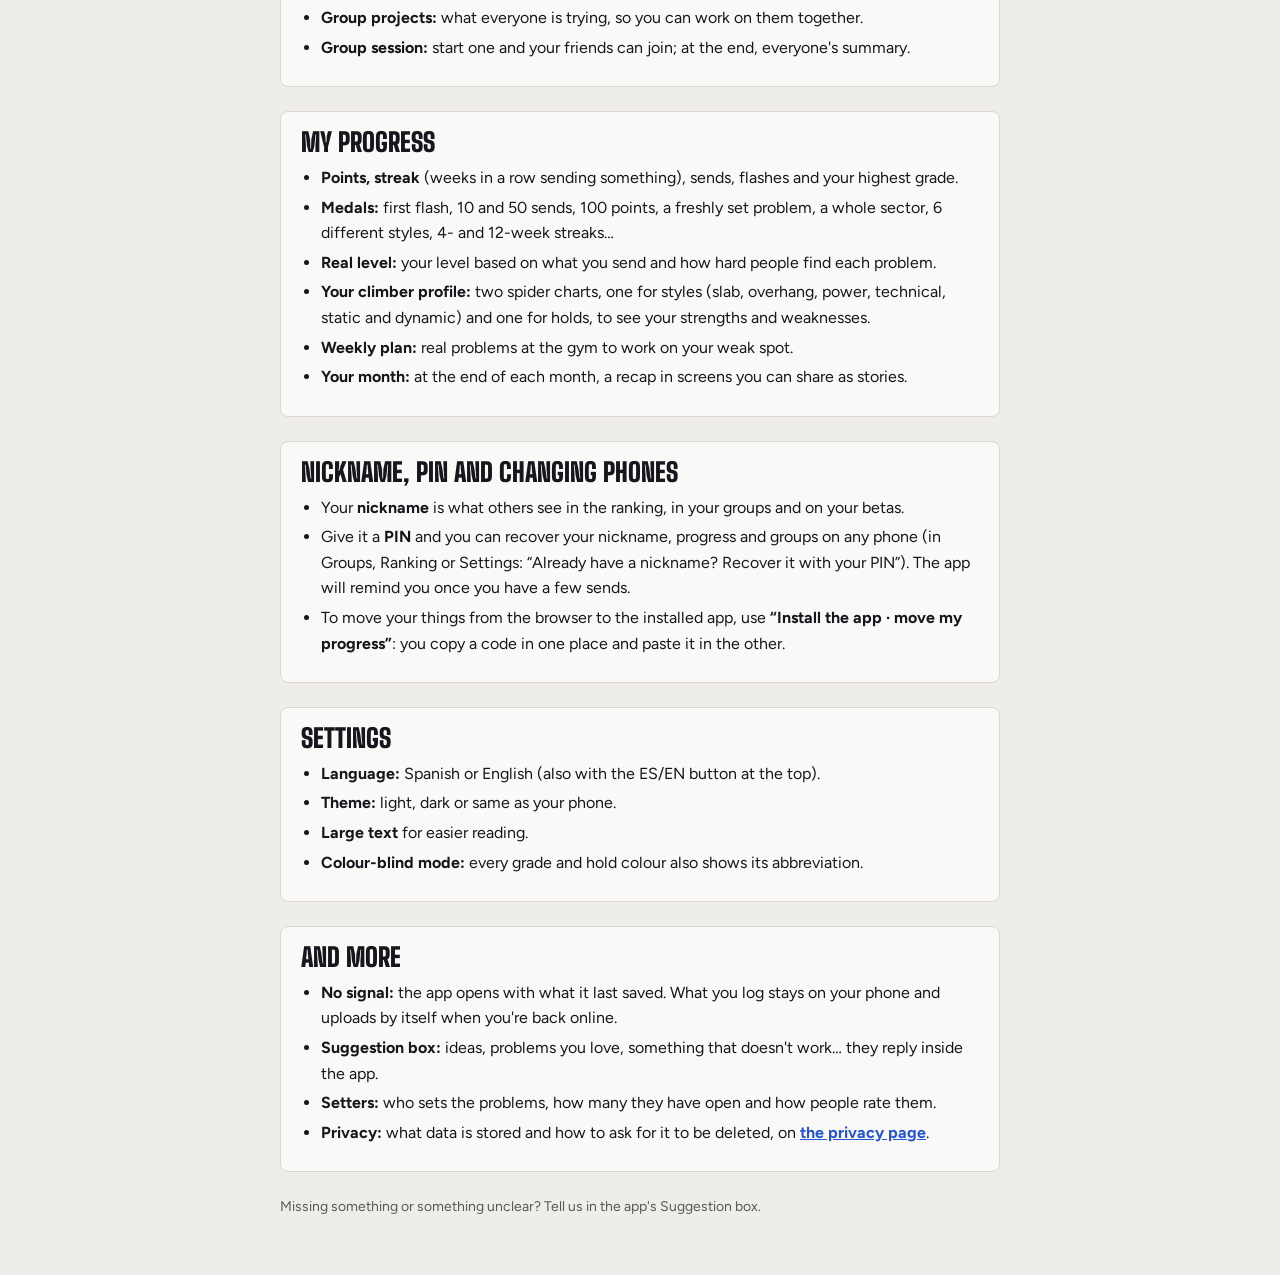
<file: guide.html>
<!doctype html>
<html lang="en">
<head>
<meta charset="utf-8">
<meta name="viewport" content="width=device-width, initial-scale=1, viewport-fit=cover">
<title>Guide · Xlp.Boulder</title>
<meta name="description" content="Everything you can do in Xlp.Boulder: problems, sends, map, session, ranking, groups, progress and more.">
<meta name="theme-color" content="#EEEDE9" media="(prefers-color-scheme: light)">
<meta name="theme-color" content="#22252C" media="(prefers-color-scheme: dark)">
<link rel="alternate" hreflang="es" href="guia.html">
<link rel="stylesheet" href="fonts/fonts.css">
<link rel="icon" href="icon.svg" type="image/svg+xml">
<style>
  :root { --bg: #EEEDE9; --surface: #FAF9F7; --surface-2: #F1EFEB; --ink: #15171C; --muted: #5A5955; --line: #DAD7D0; --accent: #2456D6; --tape: #F5CE1B; --tape-ink: #1E1A07; color-scheme: light; }
  @media (prefers-color-scheme: dark) { :root { --bg: #22252C; --surface: #2B2F37; --surface-2: #343842; --ink: #F3EEE4; --muted: #ACA9A2; --line: #3D414A; --accent: #8FB0FF; color-scheme: dark; } }
  * { box-sizing: border-box; }
  html { scroll-behavior: smooth; }
  @media (prefers-reduced-motion: reduce) { html { scroll-behavior: auto; } }
  body { margin: 0; background: var(--bg); color: var(--ink); font: 16px/1.6 Figtree, system-ui, sans-serif;
    padding: calc(env(safe-area-inset-top, 0px) + 24px) max(16px, env(safe-area-inset-right, 0px)) 48px max(16px, env(safe-area-inset-left, 0px)); }
  main { max-width: 720px; margin: 0 auto; display: flex; flex-direction: column; gap: 24px; }
  h1, h2 { font-family: "Big Shoulders Display", "Arial Narrow", sans-serif; font-weight: 900; text-transform: uppercase; line-height: .95; margin: 0; }
  h1 { font-size: clamp(40px, 10vw, 56px); } h2 { font-size: 26px; margin-bottom: 10px; scroll-margin-top: 16px; }
  h3 { font-size: 17px; margin: 14px 0 4px; }
  p, ul { margin: 0 0 8px; } ul { padding-left: 20px; } li { margin-bottom: 4px; }
  .note { color: var(--muted); font-size: 14px; }
  .lead { font-size: 18px; }
  section { background: var(--surface); border: 1px solid var(--line); border-radius: 8px; padding: 18px 20px; }
  a { color: var(--accent); font-weight: 700; }
  .back { align-self: flex-start; }
  .toc { display: flex; flex-wrap: wrap; gap: 8px; margin: 0; padding: 0; list-style: none; }
  .toc a { display: inline-flex; align-items: center; min-height: 44px; padding: 0 14px; border-radius: 4px; background: var(--surface); border: 1px solid var(--line); color: var(--ink); text-decoration: none; font-weight: 700; font-size: 15px; }
  .kick { display: inline-block; background: var(--tape); color: var(--tape-ink); font-weight: 800; font-size: 12px; letter-spacing: .14em; text-transform: uppercase; padding: 6px 12px; transform: rotate(-1.5deg); margin-bottom: 12px; }
  .lv { display: flex; flex-wrap: wrap; gap: 6px; margin: 6px 0 10px; padding: 0; list-style: none; }
  .lv li { margin: 0; font-weight: 800; font-size: 13px; padding: 4px 10px; border-radius: 2px; }
  table { width: 100%; border-collapse: collapse; font-size: 15px; } td, th { text-align: left; padding: 6px; border-top: 1px solid var(--line); } td.n { text-align: right; font-variant-numeric: tabular-nums; font-weight: 700; }
  .top { display: flex; justify-content: space-between; align-items: center; gap: 12px; }
  .lang { display: inline-flex; align-items: center; min-height: 44px; padding: 0 14px; border: 1px solid var(--line); border-radius: 6px; background: var(--surface); color: var(--ink) !important; text-decoration: none; font-size: 14px; }
</style>
</head>
<body>
<main>
  <div class="top"><a href="./">← Back to Xlp.Boulder</a><a class="lang" href="guia.html?es" lang="es">Español</a></div>
  <header>
    <span class="kick">App guide</span>
    <h1>Everything you can do</h1>
    <p class="lead">Xlp.Boulder is your problem logbook for Natural Climb Valencia and Natural Climb Benimaclet: what's open, what you've sent, how you're doing and what your friends are up to.</p>
  </header>

  <nav aria-label="Guide sections">
    <ul class="toc">
      <li><a href="#empezar">Getting started</a></li><li><a href="#hoy">Today</a></li><li><a href="#bloques">Problems</a></li><li><a href="#ficha">Problem page</a></li>
      <li><a href="#mapa">Map</a></li><li><a href="#sesion">Session</a></li><li><a href="#ranking">Ranking</a></li><li><a href="#grupos">Groups</a></li>
      <li><a href="#progreso">My progress</a></li><li><a href="#apodo">Nickname &amp; PIN</a></li><li><a href="#ajustes">Settings</a></li><li><a href="#mas">And more</a></li>
    </ul>
  </nav>

  <section id="empezar">
    <h2>Getting started</h2>
    <ul>
      <li><b>No sign-up.</b> Open the link and you're in: the app doesn't ask for your email or name. What you log is stored on your phone and in your anonymous account.</li>
      <li><b>Install it.</b> Add it to your home screen and it opens full screen, like an app. Under “Install the app” (at the bottom or in Settings) you'll find the steps for iPhone and Android.</li>
      <li><b>Pick your gym</b> at the top: Valencia or Benimaclet. Each has its own problems, map and ranking.</li>
      <li>If a word doesn't ring a bell (send, flash, beta…), Settings has <b>“What each thing means”</b>.</li>
    </ul>
  </section>

  <section id="hoy">
    <h2>Today</h2>
    <p>The screen to open when you arrive at the gym.</p>
    <ul>
      <li><b>Your scoreboard:</b> week streak, points this month, sends and your real level.</li>
      <li><b>Start session</b> and <b>Gym map</b>, one tap away.</li>
      <li><b>Alerts:</b> a session in progress, a friend who has started climbing, a duel challenge, your monthly recap, or that you're about to lose your streak.</li>
      <li>This week's <b>new problems</b>, <b>your next challenge</b> (problems at your level, one step harder or a style that's new to you) or <b>your weekly plan</b>, <b>your projects</b> and the latest from <b>your groups</b>.</li>
    </ul>
  </section>

  <section id="bloques">
    <h2>Problems</h2>
    <h3>Grades</h3>
    <p>Each problem has tape in its grade colour, from easiest to hardest:</p>
    <ul class="lv" aria-label="Grades">
      <li style="background:#1E63D6;color:#fff">Blue</li><li style="background:#2E9D45;color:#0B1A10">Green</li><li style="background:#F07A1A;color:#1B120A">Orange</li><li style="background:#F5CE1B;color:#1B1A10">Yellow</li>
      <li style="background:#7B3FB8;color:#fff">Purple</li><li style="background:#D7262C;color:#fff">Red</li><li style="background:#1C1C1E;color:#fff">Black</li><li style="background:#F4F4F2;color:#1C1C1E;border:1px solid #1C1C1E">Comp</li>
    </ul>
    <p>The bars at the top show how many there are of each colour. Tap one to see only that grade.</p>
    <h3>Tabs</h3>
    <ul>
      <li><b>New:</b> set in the last 7 days.</li>
      <li><b>Open:</b> what you still have to send.</li>
      <li><b>Projects:</b> the ones you're working on.</li>
      <li><b>Sent:</b> what you've done, including problems that have been stripped.</li>
      <li><b>Favourites:</b> the ones you've saved with the heart.</li>
    </ul>
    <h3>Search and filters</h3>
    <p>Search by name, sector or beta. In <b>Filters</b> you can sort (newest, easiest, hardest, top rated) and filter by style (slab, overhang, roof, dynamic…), by hold type (crimps, slopers, jugs…), by setter and by hold colour.</p>
  </section>

  <section id="ficha">
    <h2>A problem's page</h2>
    <p>Tap any problem to open it.</p>
    <ul>
      <li>A <b>photo</b> with the holds, the start and the top marked.</li>
      <li><b>Who set it</b>, when, which sector it's in and the <b>setter's beta</b>.</li>
      <li><b>Sent</b> or <b>Flash</b> (first go): tap the one that applies. When you send, the screen celebrates and you earn points.</li>
      <li><b>Attempts:</b> log each go with + and −.</li>
      <li><b>Your rating</b> from one to five stars, whether it feels <b>soft, fair or hard</b> for its colour, and whether it suits <b>short, tall or anyone</b>.</li>
      <li><b>It's my project</b>, to keep it handy; and the heart, to save it to favourites.</li>
      <li><b>People's betas:</b> share how you did it, with a link to your video and your height if you like. Betas from people your height are highlighted.</li>
      <li><b>First to send it</b> (among people in the ranking) and, if you have groups, which of your friends have sent it or are trying it.</li>
      <li><b>Share</b> the problem, or make an Instagram <b>story</b> when you send it.</li>
    </ul>
  </section>

  <section id="mapa">
    <h2>Map</h2>
    <ul>
      <li>The gym plan with its <b>numbered sectors</b> and how many open problems each has. Sectors with new problems are in green.</li>
      <li>Tap a sector to see its problems and <b>how many days it has been open</b>, and jump to the list with “See in the list”.</li>
    </ul>
  </section>

  <section id="sesion">
    <h2>Session mode</h2>
    <p>To log while you climb, without wasting time.</p>
    <ul>
      <li>Full screen with big buttons: <b>+1</b> for each attempt, <b>✓</b> sent and <b>⚡</b> flash.</li>
      <li>Filter by sector or grade so you only see what you're trying.</li>
      <li>At the top, the session time, sends, flashes, attempts and points. You can minimise it and keep using the app.</li>
      <li>When you finish, a session summary you can share.</li>
    </ul>
  </section>

  <section id="ranking">
    <h2>Ranking</h2>
    <ul>
      <li><b>Join with one tap</b> and a nickname. If you don't join, nobody sees what you do.</li>
      <li><b>Leagues by colour:</b> you compete with people who climb like you. Your league is the hardest colour you've sent 10 problems of, and you never drop down.</li>
      <li><b>Monthly points:</b> everything resets on the 1st. You can also see last month.</li>
      <li><b>Go to my position</b> takes you straight to your row.</li>
    </ul>
    <table aria-label="Points per grade">
      <tr><th>Grade</th><td class="n">Blue 1</td><td class="n">Green 2</td><td class="n">Orange 3</td><td class="n">Yellow 4</td></tr>
      <tr><th></th><td class="n">Purple 5</td><td class="n">Red 6</td><td class="n">Black 7</td><td class="n">Comp 8</td></tr>
    </table>
    <p class="note">A flash is worth half as much again (for example, a red on the first go is worth 9).</p>
  </section>

  <section id="grupos">
    <h2>Groups</h2>
    <ul>
      <li><b>Create a group</b> with your crew or <b>join with a code</b>. To invite people, share the link on WhatsApp.</li>
      <li><b>Group ranking</b> by week, month or all time.</li>
      <li><b>Activity:</b> who has sent what, with reactions 🔥 👏 💪.</li>
      <li><b>Duels:</b> challenge someone to a week of points (most points wins) or to a specific problem (first to send it wins).</li>
      <li><b>Group challenges:</b> a goal for the whole group, with its progress bar.</li>
      <li><b>Group projects:</b> what everyone is trying, so you can work on them together.</li>
      <li><b>Group session:</b> start one and your friends can join; at the end, everyone's summary.</li>
    </ul>
  </section>

  <section id="progreso">
    <h2>My progress</h2>
    <ul>
      <li><b>Points, streak</b> (weeks in a row sending something), sends, flashes and your highest grade.</li>
      <li><b>Medals:</b> first flash, 10 and 50 sends, 100 points, a freshly set problem, a whole sector, 6 different styles, 4- and 12-week streaks…</li>
      <li><b>Real level:</b> your level based on what you send and how hard people find each problem.</li>
      <li><b>Your climber profile:</b> two spider charts, one for styles (slab, overhang, power, technical, static and dynamic) and one for holds, to see your strengths and weaknesses.</li>
      <li><b>Weekly plan:</b> real problems at the gym to work on your weak spot.</li>
      <li><b>Your month:</b> at the end of each month, a recap in screens you can share as stories.</li>
    </ul>
  </section>

  <section id="apodo">
    <h2>Nickname, PIN and changing phones</h2>
    <ul>
      <li>Your <b>nickname</b> is what others see in the ranking, in your groups and on your betas.</li>
      <li>Give it a <b>PIN</b> and you can recover your nickname, progress and groups on any phone (in Groups, Ranking or Settings: “Already have a nickname? Recover it with your PIN”). The app will remind you once you have a few sends.</li>
      <li>To move your things from the browser to the installed app, use <b>“Install the app · move my progress”</b>: you copy a code in one place and paste it in the other.</li>
    </ul>
  </section>

  <section id="ajustes">
    <h2>Settings</h2>
    <ul>
      <li><b>Language:</b> Spanish or English (also with the ES/EN button at the top).</li>
      <li><b>Theme:</b> light, dark or same as your phone.</li>
      <li><b>Large text</b> for easier reading.</li>
      <li><b>Colour-blind mode:</b> every grade and hold colour also shows its abbreviation.</li>
    </ul>
  </section>

  <section id="mas">
    <h2>And more</h2>
    <ul>
      <li><b>No signal:</b> the app opens with what it last saved. What you log stays on your phone and uploads by itself when you're back online.</li>
      <li><b>Suggestion box:</b> ideas, problems you love, something that doesn't work… they reply inside the app.</li>
      <li><b>Setters:</b> who sets the problems, how many they have open and how people rate them.</li>
      <li><b>Privacy:</b> what data is stored and how to ask for it to be deleted, on <a href="privacy.html">the privacy page</a>.</li>
    </ul>
  </section>

  <p class="note">Missing something or something unclear? Tell us in the app's Suggestion box.</p>
</main>
</body>
</html>
</file>
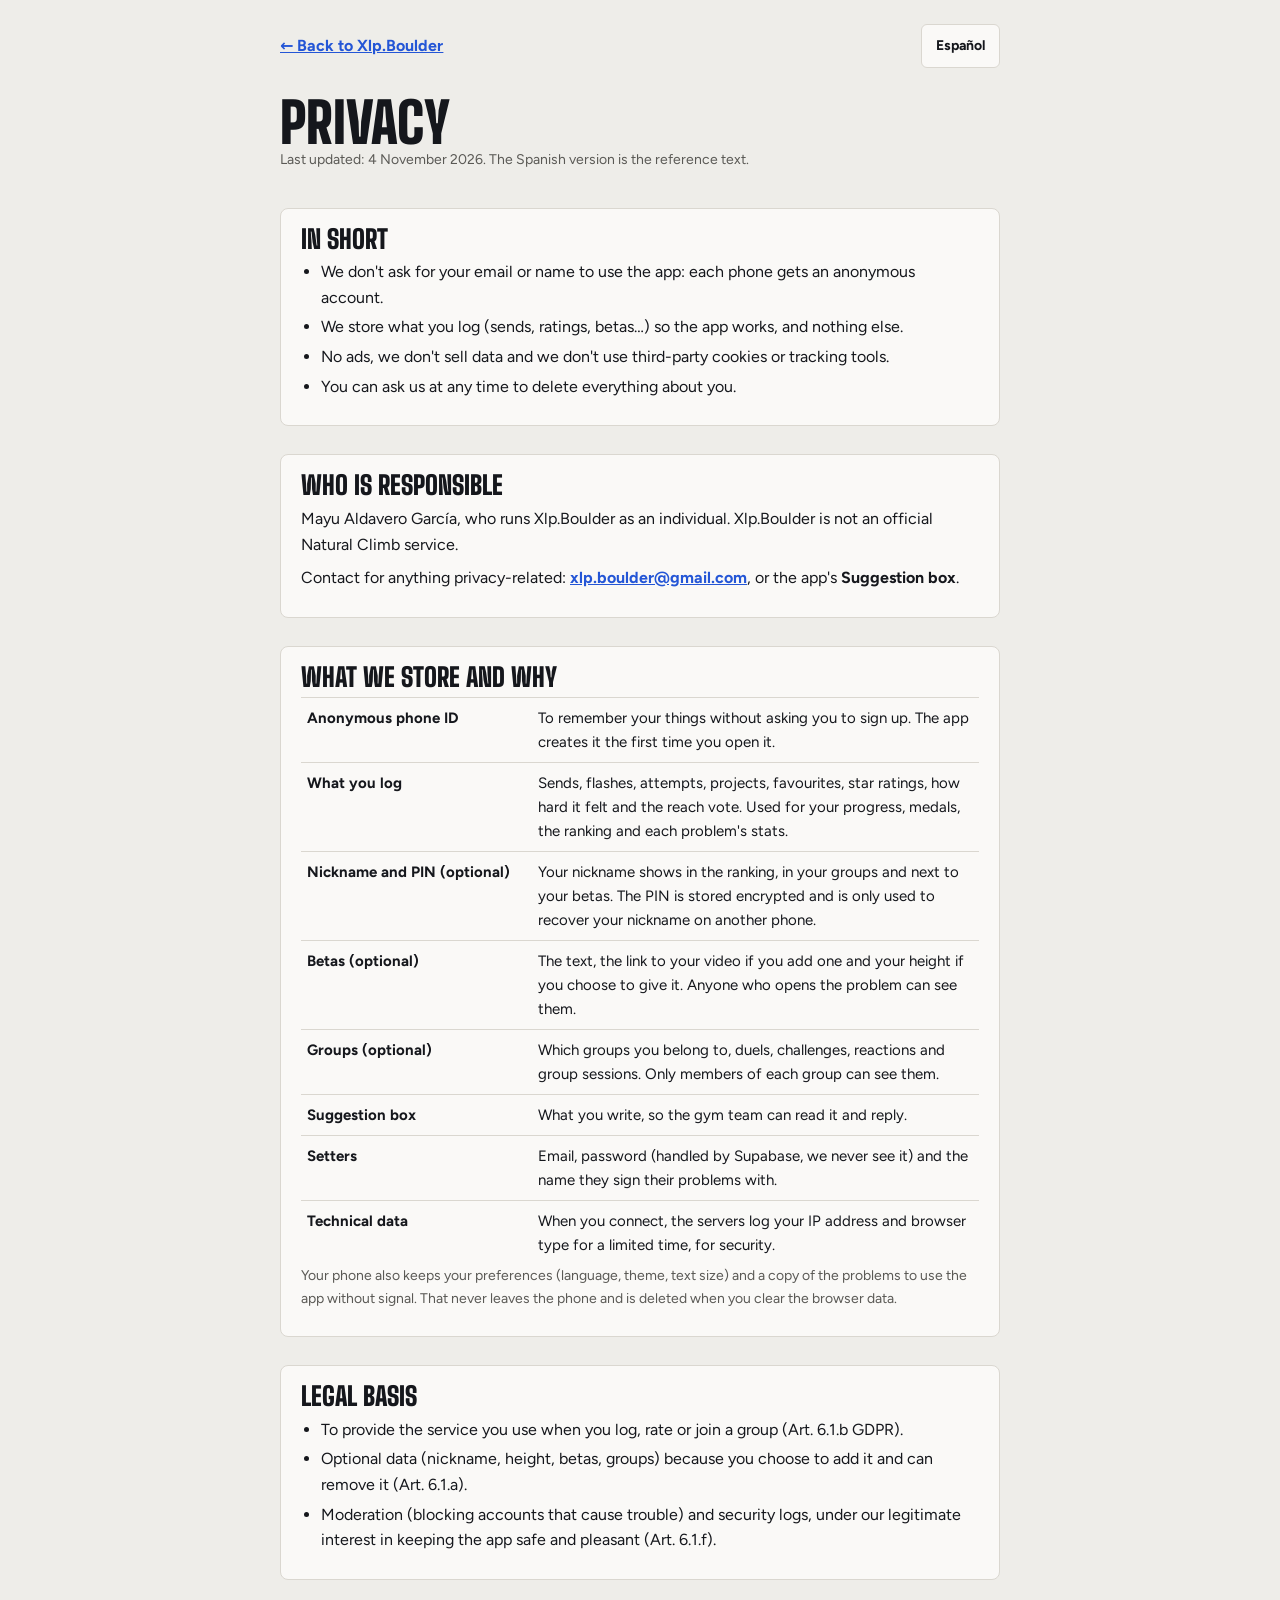
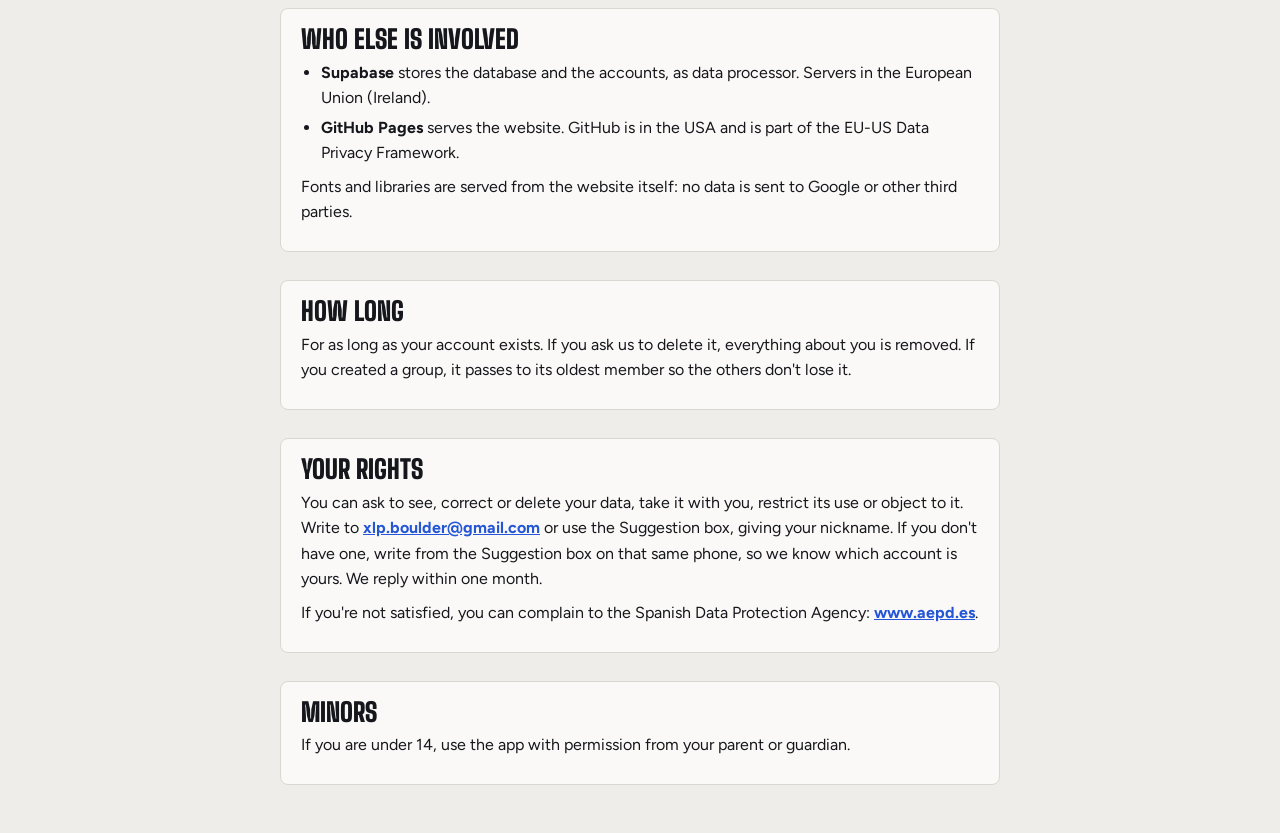
<file: privacidad.html>
<!doctype html>
<html lang="es">
<head>
<meta charset="utf-8">
<script>/* Si la app está en inglés, la versión en inglés (salvo que se haya pedido el español con ?es) */
try { if (!/[?&]es\b/.test(location.search)) { var v = JSON.parse(localStorage.getItem("lb-lang")); var l = (v === "es" || v === "en") ? v : (/^(es|ca|gl|eu)/i.test(navigator.language || "es") ? "es" : "en"); if (l === "en") location.replace("privacy.html" + location.hash); } } catch (e) {}</script>

<meta name="viewport" content="width=device-width, initial-scale=1, viewport-fit=cover">
<title>Privacidad · Xlp.Boulder</title>
<meta name="theme-color" content="#EEEDE9" media="(prefers-color-scheme: light)">
<meta name="theme-color" content="#22252C" media="(prefers-color-scheme: dark)">
<link rel="alternate" hreflang="en" href="privacy.html">
<link rel="stylesheet" href="fonts/fonts.css">
<link rel="icon" href="icon.svg" type="image/svg+xml">
<style>
  :root { --bg: #EEEDE9; --surface: #FAF9F7; --ink: #15171C; --muted: #5A5955; --line: #DAD7D0; --accent: #2456D6; color-scheme: light; }
  @media (prefers-color-scheme: dark) { :root { --bg: #22252C; --surface: #2B2F37; --ink: #F3EEE4; --muted: #ACA9A2; --line: #3D414A; --accent: #8FB0FF; color-scheme: dark; } }
  * { box-sizing: border-box; }
  body { margin: 0; background: var(--bg); color: var(--ink); font: 16px/1.6 Figtree, system-ui, sans-serif;
    padding: calc(env(safe-area-inset-top, 0px) + 24px) max(16px, env(safe-area-inset-right, 0px)) 48px max(16px, env(safe-area-inset-left, 0px)); }
  main { max-width: 720px; margin: 0 auto; display: flex; flex-direction: column; gap: 28px; }
  h1, h2 { font-family: "Big Shoulders Display", "Arial Narrow", sans-serif; font-weight: 900; text-transform: uppercase; line-height: .95; margin: 0; }
  h1 { font-size: clamp(40px, 10vw, 56px); } h2 { font-size: 26px; margin-bottom: 8px; }
  p, ul { margin: 0 0 8px; } ul { padding-left: 20px; } li { margin-bottom: 4px; }
  .note { color: var(--muted); font-size: 14px; }
  section { background: var(--surface); border: 1px solid var(--line); border-radius: 8px; padding: 18px 20px; }
  a { color: var(--accent); font-weight: 700; }
  .back { align-self: flex-start; }
  table { width: 100%; border-collapse: collapse; font-size: 15px; } td, th { text-align: left; vertical-align: top; padding: 8px 6px; border-top: 1px solid var(--line); } th { width: 34%; }
  .scroll { overflow-x: auto; }
  .top { display: flex; justify-content: space-between; align-items: center; gap: 12px; }
  .lang { display: inline-flex; align-items: center; min-height: 44px; padding: 0 14px; border: 1px solid var(--line); border-radius: 6px; background: var(--surface); color: var(--ink) !important; text-decoration: none; font-size: 14px; }
</style>
</head>
<body>
<main>
  <div class="top"><a href="./">← Volver a Xlp.Boulder</a><a class="lang" href="privacy.html" lang="en">English</a></div>
  <header>
    <h1>Privacidad</h1>
    <p class="note">Última actualización: 4 de noviembre de 2026</p>
  </header>

  <section>
    <h2>En pocas palabras</h2>
    <ul>
      <li>No pedimos email ni nombre para usar la app: cada móvil tiene una cuenta anónima.</li>
      <li>Guardamos lo que tú apuntas (encadenados, votos, betas…) para que la app funcione, y nada más.</li>
      <li>No hay publicidad, no vendemos datos y no usamos cookies de terceros ni herramientas de seguimiento.</li>
      <li>Puedes pedir en cualquier momento que borremos todo lo tuyo.</li>
    </ul>
  </section>

  <section>
    <h2>Quién es el responsable</h2>
    <p>Mayu Aldavero García, que administra Xlp.Boulder a título personal. Xlp.Boulder no es un servicio oficial de Natural Climb.</p>
    <p>Contacto para cualquier tema de privacidad: <a href="mailto:xlp.boulder@gmail.com">xlp.boulder@gmail.com</a>, o el <b>Buzón de sugerencias</b> de la app.</p>
  </section>

  <section>
    <h2>Qué datos guardamos y para qué</h2>
    <div class="scroll"><table>
      <tr><th>Identificador anónimo del móvil</th><td>Para recordar lo tuyo sin pedirte registro. Lo crea la app la primera vez que la abres.</td></tr>
      <tr><th>Lo que apuntas</th><td>Encadenados, flash, intentos, proyectos, favoritos, puntuaciones, sensación de dificultad y voto de morfo. Sirven para tu progreso, tus medallas, el ranking y las estadísticas de cada bloque.</td></tr>
      <tr><th>Apodo y PIN (opcionales)</th><td>El apodo sale en el ranking, en tus grupos y junto a tus betas. El PIN se guarda cifrado y solo sirve para recuperar tu apodo en otro móvil.</td></tr>
      <tr><th>Betas (opcional)</th><td>El texto, el enlace a tu vídeo si lo pones y tu altura si decides indicarla. Las ve cualquiera que abra el bloque.</td></tr>
      <tr><th>Grupos (opcional)</th><td>A qué grupos perteneces, duelos, retos, reacciones y sesiones en grupo. Solo los ven los miembros de cada grupo.</td></tr>
      <tr><th>Buzón de sugerencias</th><td>Lo que escribes, para que el equipo de la sala lo lea y conteste.</td></tr>
      <tr><th>Equipadores</th><td>Email, contraseña (gestionada por Supabase, nunca la vemos) y el nombre con el que firman sus bloques.</td></tr>
      <tr><th>Datos técnicos</th><td>Al conectarse, los servidores registran la dirección IP y el tipo de navegador durante un tiempo limitado, por seguridad.</td></tr>
    </table></div>
    <p class="note">Además, el propio móvil guarda tus preferencias (idioma, tema, letra) y una copia de los bloques para usar la app sin cobertura. Eso no sale del móvil y se borra al borrar los datos del navegador.</p>
  </section>

  <section>
    <h2>Por qué podemos tratarlos</h2>
    <ul>
      <li>Para darte el servicio que usas al apuntar, votar o unirte a un grupo (art. 6.1.b del RGPD).</li>
      <li>Los datos opcionales (apodo, altura, betas, grupos) porque tú decides ponerlos y puedes quitarlos (art. 6.1.a).</li>
      <li>La moderación (bloquear cuentas que molestan) y los registros de seguridad, por interés legítimo en que la app sea segura y agradable (art. 6.1.f).</li>
    </ul>
  </section>

  <section>
    <h2>Quién más interviene</h2>
    <ul>
      <li><b>Supabase</b> guarda la base de datos y las cuentas, como encargado del tratamiento. Servidores en la Unión Europea (Irlanda).</li>
      <li><b>GitHub Pages</b> sirve la web. GitHub está en EE. UU. y está adherido al Marco de Privacidad de Datos UE-EE. UU.</li>
    </ul>
    <p>Las tipografías y las librerías se sirven desde la propia web: no se envían datos a Google ni a otros terceros.</p>
  </section>

  <section>
    <h2>Cuánto tiempo</h2>
    <p>Mientras exista tu cuenta. Si nos pides que la borremos, se elimina todo lo tuyo. Si habías creado un grupo, pasa al miembro más antiguo para que el resto no lo pierda.</p>
  </section>

  <section>
    <h2>Tus derechos</h2>
    <p>Puedes pedir ver, corregir o borrar tus datos, llevártelos, limitar su uso u oponerte a él. Escribe a <a href="mailto:xlp.boulder@gmail.com">xlp.boulder@gmail.com</a> o usa el Buzón de sugerencias, indicando tu apodo. Si no tienes apodo, escríbenos desde el Buzón en ese mismo móvil: así sabemos qué cuenta es la tuya. Contestamos en menos de un mes.</p>
    <p>Si no te atendemos bien, puedes reclamar ante la Agencia Española de Protección de Datos: <a href="https://www.aepd.es" rel="noopener">www.aepd.es</a>.</p>
  </section>

  <section>
    <h2>Menores</h2>
    <p>Si tienes menos de 14 años, usa la app con permiso de tu madre, padre o tutor/a.</p>
  </section>
</main>
</body>
</html>
</file>
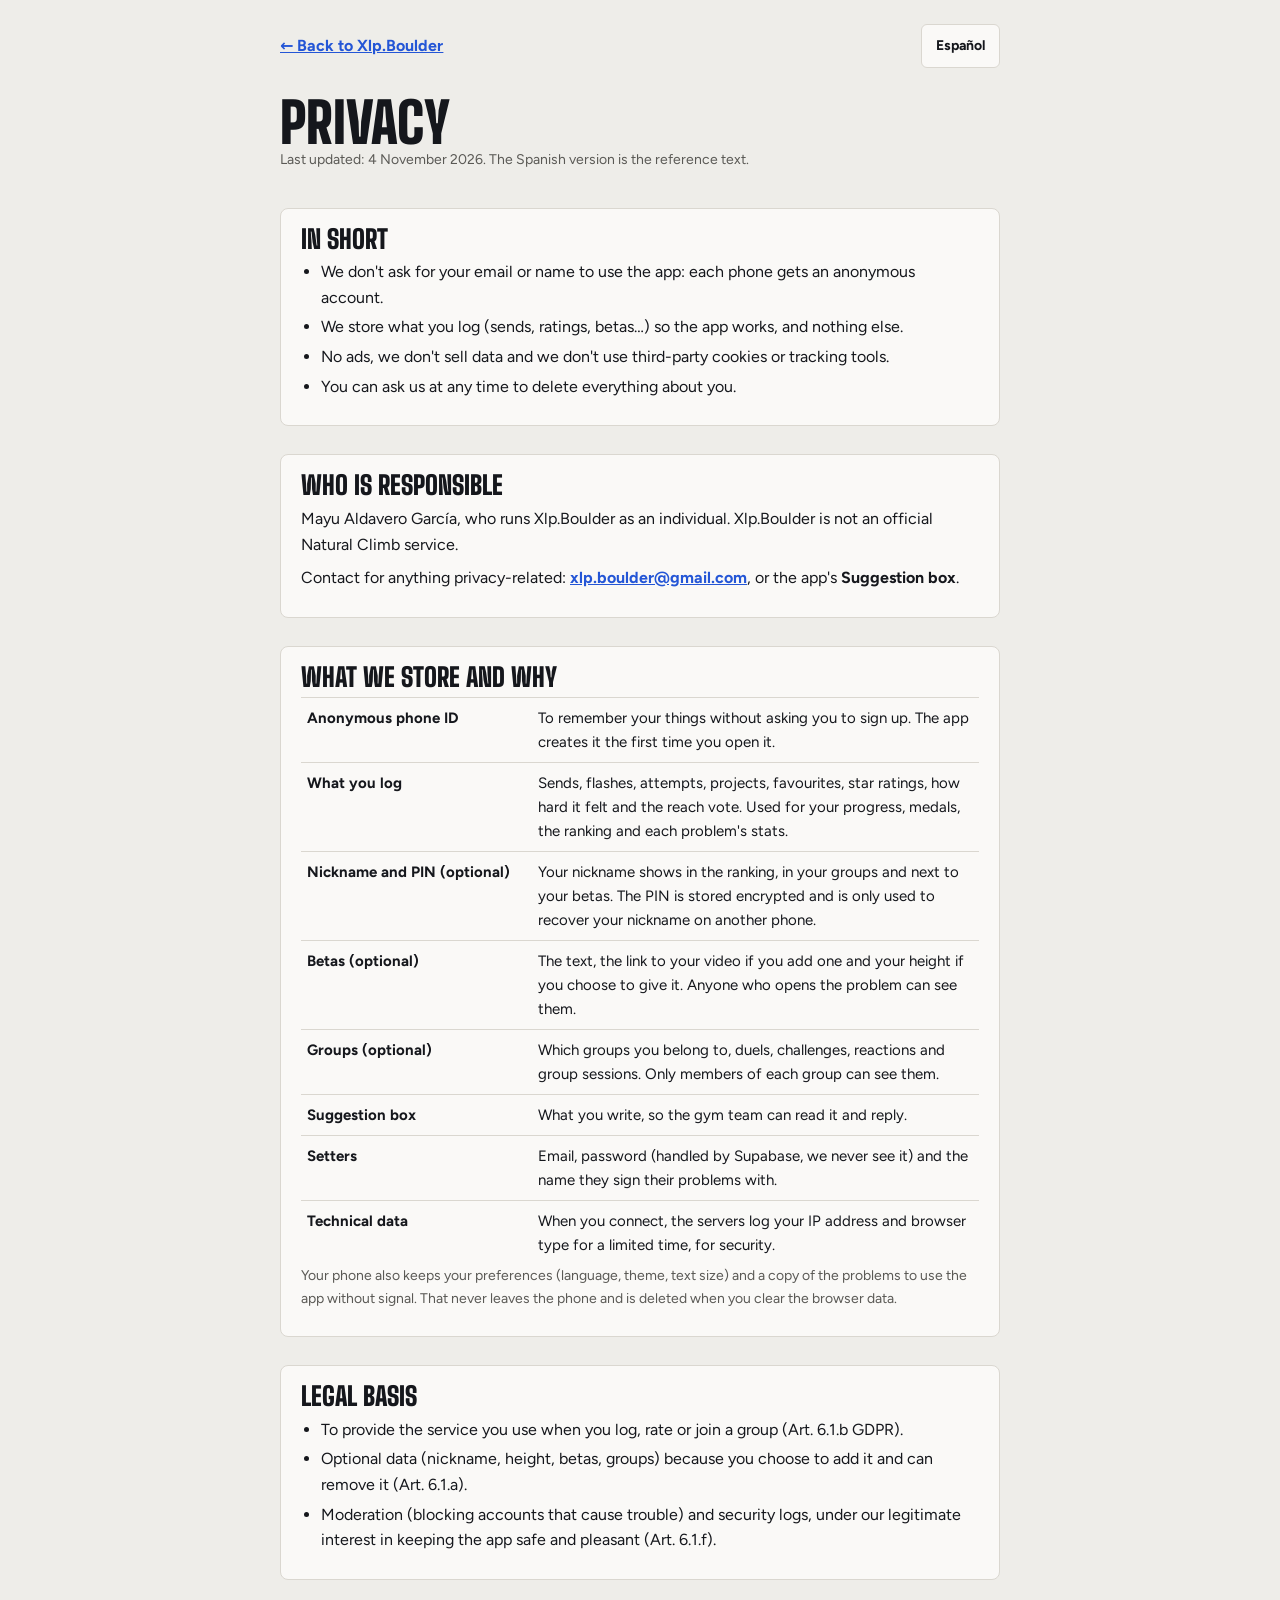
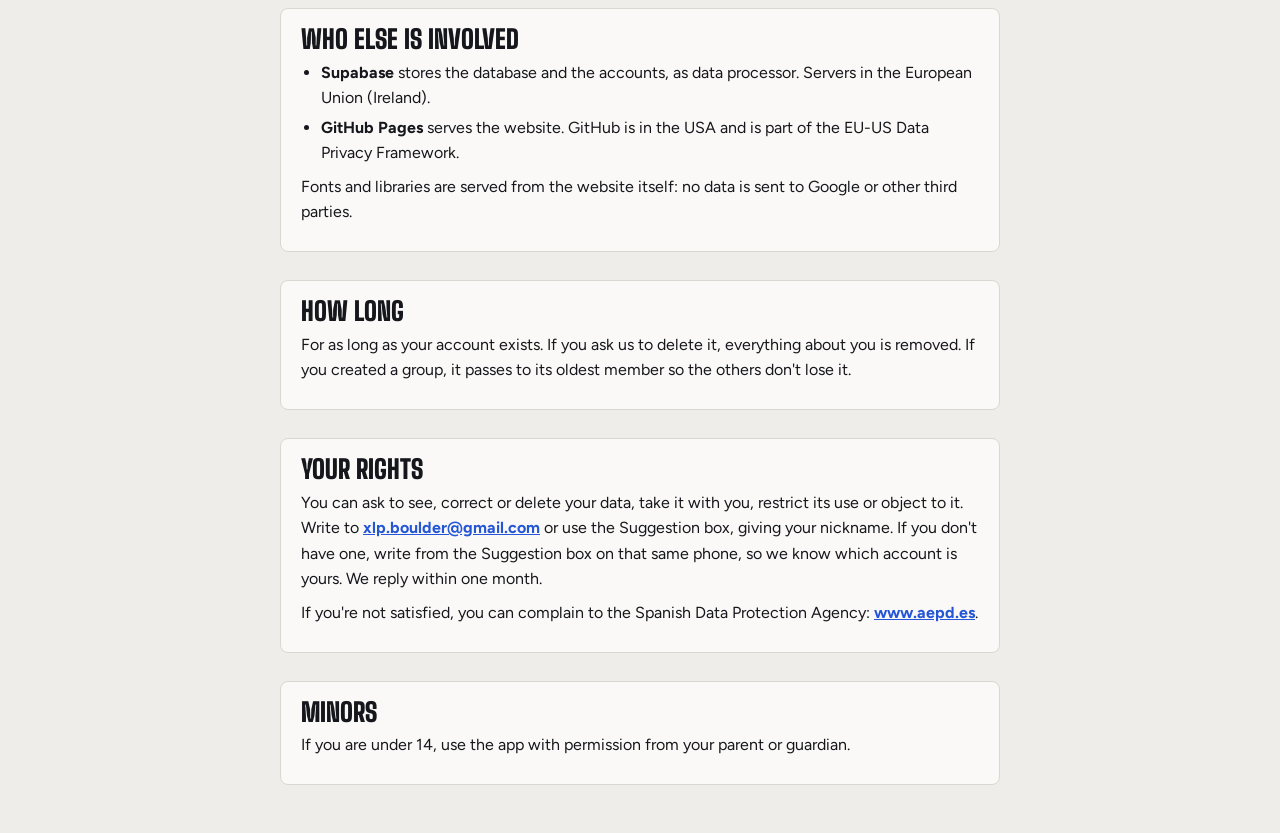
<file: privacy.html>
<!doctype html>
<html lang="en">
<head>
<meta charset="utf-8">
<meta name="viewport" content="width=device-width, initial-scale=1, viewport-fit=cover">
<title>Privacy · Xlp.Boulder</title>
<meta name="theme-color" content="#EEEDE9" media="(prefers-color-scheme: light)">
<meta name="theme-color" content="#22252C" media="(prefers-color-scheme: dark)">
<link rel="alternate" hreflang="es" href="privacidad.html">
<link rel="stylesheet" href="fonts/fonts.css">
<link rel="icon" href="icon.svg" type="image/svg+xml">
<style>
  :root { --bg: #EEEDE9; --surface: #FAF9F7; --ink: #15171C; --muted: #5A5955; --line: #DAD7D0; --accent: #2456D6; color-scheme: light; }
  @media (prefers-color-scheme: dark) { :root { --bg: #22252C; --surface: #2B2F37; --ink: #F3EEE4; --muted: #ACA9A2; --line: #3D414A; --accent: #8FB0FF; color-scheme: dark; } }
  * { box-sizing: border-box; }
  body { margin: 0; background: var(--bg); color: var(--ink); font: 16px/1.6 Figtree, system-ui, sans-serif;
    padding: calc(env(safe-area-inset-top, 0px) + 24px) max(16px, env(safe-area-inset-right, 0px)) 48px max(16px, env(safe-area-inset-left, 0px)); }
  main { max-width: 720px; margin: 0 auto; display: flex; flex-direction: column; gap: 28px; }
  h1, h2 { font-family: "Big Shoulders Display", "Arial Narrow", sans-serif; font-weight: 900; text-transform: uppercase; line-height: .95; margin: 0; }
  h1 { font-size: clamp(40px, 10vw, 56px); } h2 { font-size: 26px; margin-bottom: 8px; }
  p, ul { margin: 0 0 8px; } ul { padding-left: 20px; } li { margin-bottom: 4px; }
  .note { color: var(--muted); font-size: 14px; }
  section { background: var(--surface); border: 1px solid var(--line); border-radius: 8px; padding: 18px 20px; }
  a { color: var(--accent); font-weight: 700; }
  .top { display: flex; justify-content: space-between; align-items: center; gap: 12px; }
  .lang { display: inline-flex; align-items: center; min-height: 44px; padding: 0 14px; border: 1px solid var(--line); border-radius: 6px; background: var(--surface); color: var(--ink); text-decoration: none; font-size: 14px; }
  table { width: 100%; border-collapse: collapse; font-size: 15px; } td, th { text-align: left; vertical-align: top; padding: 8px 6px; border-top: 1px solid var(--line); } th { width: 34%; }
  .scroll { overflow-x: auto; }
</style>
</head>
<body>
<main>
  <div class="top"><a href="./">← Back to Xlp.Boulder</a><a class="lang" href="privacidad.html?es" lang="es">Español</a></div>
  <header>
    <h1>Privacy</h1>
    <p class="note">Last updated: 4 November 2026. The Spanish version is the reference text.</p>
  </header>

  <section>
    <h2>In short</h2>
    <ul>
      <li>We don't ask for your email or name to use the app: each phone gets an anonymous account.</li>
      <li>We store what you log (sends, ratings, betas…) so the app works, and nothing else.</li>
      <li>No ads, we don't sell data and we don't use third-party cookies or tracking tools.</li>
      <li>You can ask us at any time to delete everything about you.</li>
    </ul>
  </section>

  <section>
    <h2>Who is responsible</h2>
    <p>Mayu Aldavero García, who runs Xlp.Boulder as an individual. Xlp.Boulder is not an official Natural Climb service.</p>
    <p>Contact for anything privacy-related: <a href="mailto:xlp.boulder@gmail.com">xlp.boulder@gmail.com</a>, or the app's <b>Suggestion box</b>.</p>
  </section>

  <section>
    <h2>What we store and why</h2>
    <div class="scroll"><table>
      <tr><th>Anonymous phone ID</th><td>To remember your things without asking you to sign up. The app creates it the first time you open it.</td></tr>
      <tr><th>What you log</th><td>Sends, flashes, attempts, projects, favourites, star ratings, how hard it felt and the reach vote. Used for your progress, medals, the ranking and each problem's stats.</td></tr>
      <tr><th>Nickname and PIN (optional)</th><td>Your nickname shows in the ranking, in your groups and next to your betas. The PIN is stored encrypted and is only used to recover your nickname on another phone.</td></tr>
      <tr><th>Betas (optional)</th><td>The text, the link to your video if you add one and your height if you choose to give it. Anyone who opens the problem can see them.</td></tr>
      <tr><th>Groups (optional)</th><td>Which groups you belong to, duels, challenges, reactions and group sessions. Only members of each group can see them.</td></tr>
      <tr><th>Suggestion box</th><td>What you write, so the gym team can read it and reply.</td></tr>
      <tr><th>Setters</th><td>Email, password (handled by Supabase, we never see it) and the name they sign their problems with.</td></tr>
      <tr><th>Technical data</th><td>When you connect, the servers log your IP address and browser type for a limited time, for security.</td></tr>
    </table></div>
    <p class="note">Your phone also keeps your preferences (language, theme, text size) and a copy of the problems to use the app without signal. That never leaves the phone and is deleted when you clear the browser data.</p>
  </section>

  <section>
    <h2>Legal basis</h2>
    <ul>
      <li>To provide the service you use when you log, rate or join a group (Art. 6.1.b GDPR).</li>
      <li>Optional data (nickname, height, betas, groups) because you choose to add it and can remove it (Art. 6.1.a).</li>
      <li>Moderation (blocking accounts that cause trouble) and security logs, under our legitimate interest in keeping the app safe and pleasant (Art. 6.1.f).</li>
    </ul>
  </section>

  <section>
    <h2>Who else is involved</h2>
    <ul>
      <li><b>Supabase</b> stores the database and the accounts, as data processor. Servers in the European Union (Ireland).</li>
      <li><b>GitHub Pages</b> serves the website. GitHub is in the USA and is part of the EU-US Data Privacy Framework.</li>
    </ul>
    <p>Fonts and libraries are served from the website itself: no data is sent to Google or other third parties.</p>
  </section>

  <section>
    <h2>How long</h2>
    <p>For as long as your account exists. If you ask us to delete it, everything about you is removed. If you created a group, it passes to its oldest member so the others don't lose it.</p>
  </section>

  <section>
    <h2>Your rights</h2>
    <p>You can ask to see, correct or delete your data, take it with you, restrict its use or object to it. Write to <a href="mailto:xlp.boulder@gmail.com">xlp.boulder@gmail.com</a> or use the Suggestion box, giving your nickname. If you don't have one, write from the Suggestion box on that same phone, so we know which account is yours. We reply within one month.</p>
    <p>If you're not satisfied, you can complain to the Spanish Data Protection Agency: <a href="https://www.aepd.es" rel="noopener">www.aepd.es</a>.</p>
  </section>

  <section>
    <h2>Minors</h2>
    <p>If you are under 14, use the app with permission from your parent or guardian.</p>
  </section>
</main>
</body>
</html>
</file>
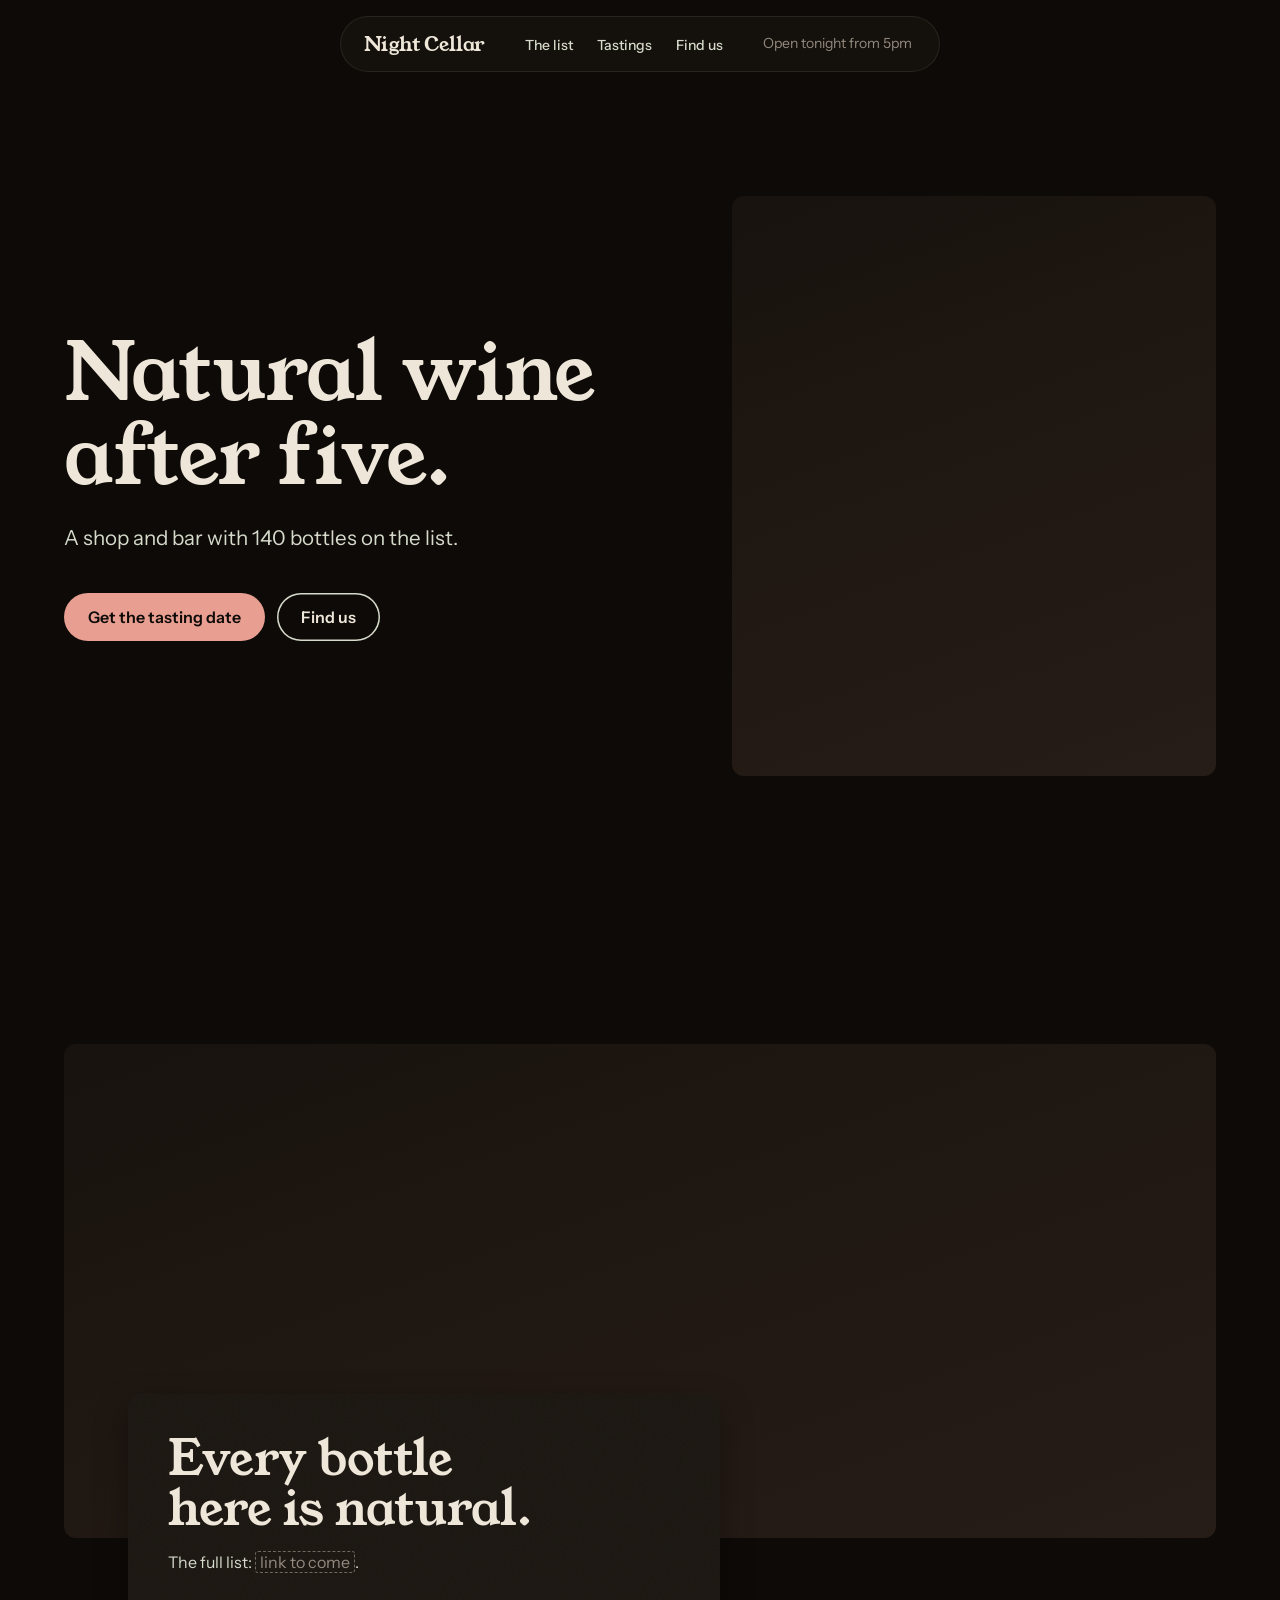
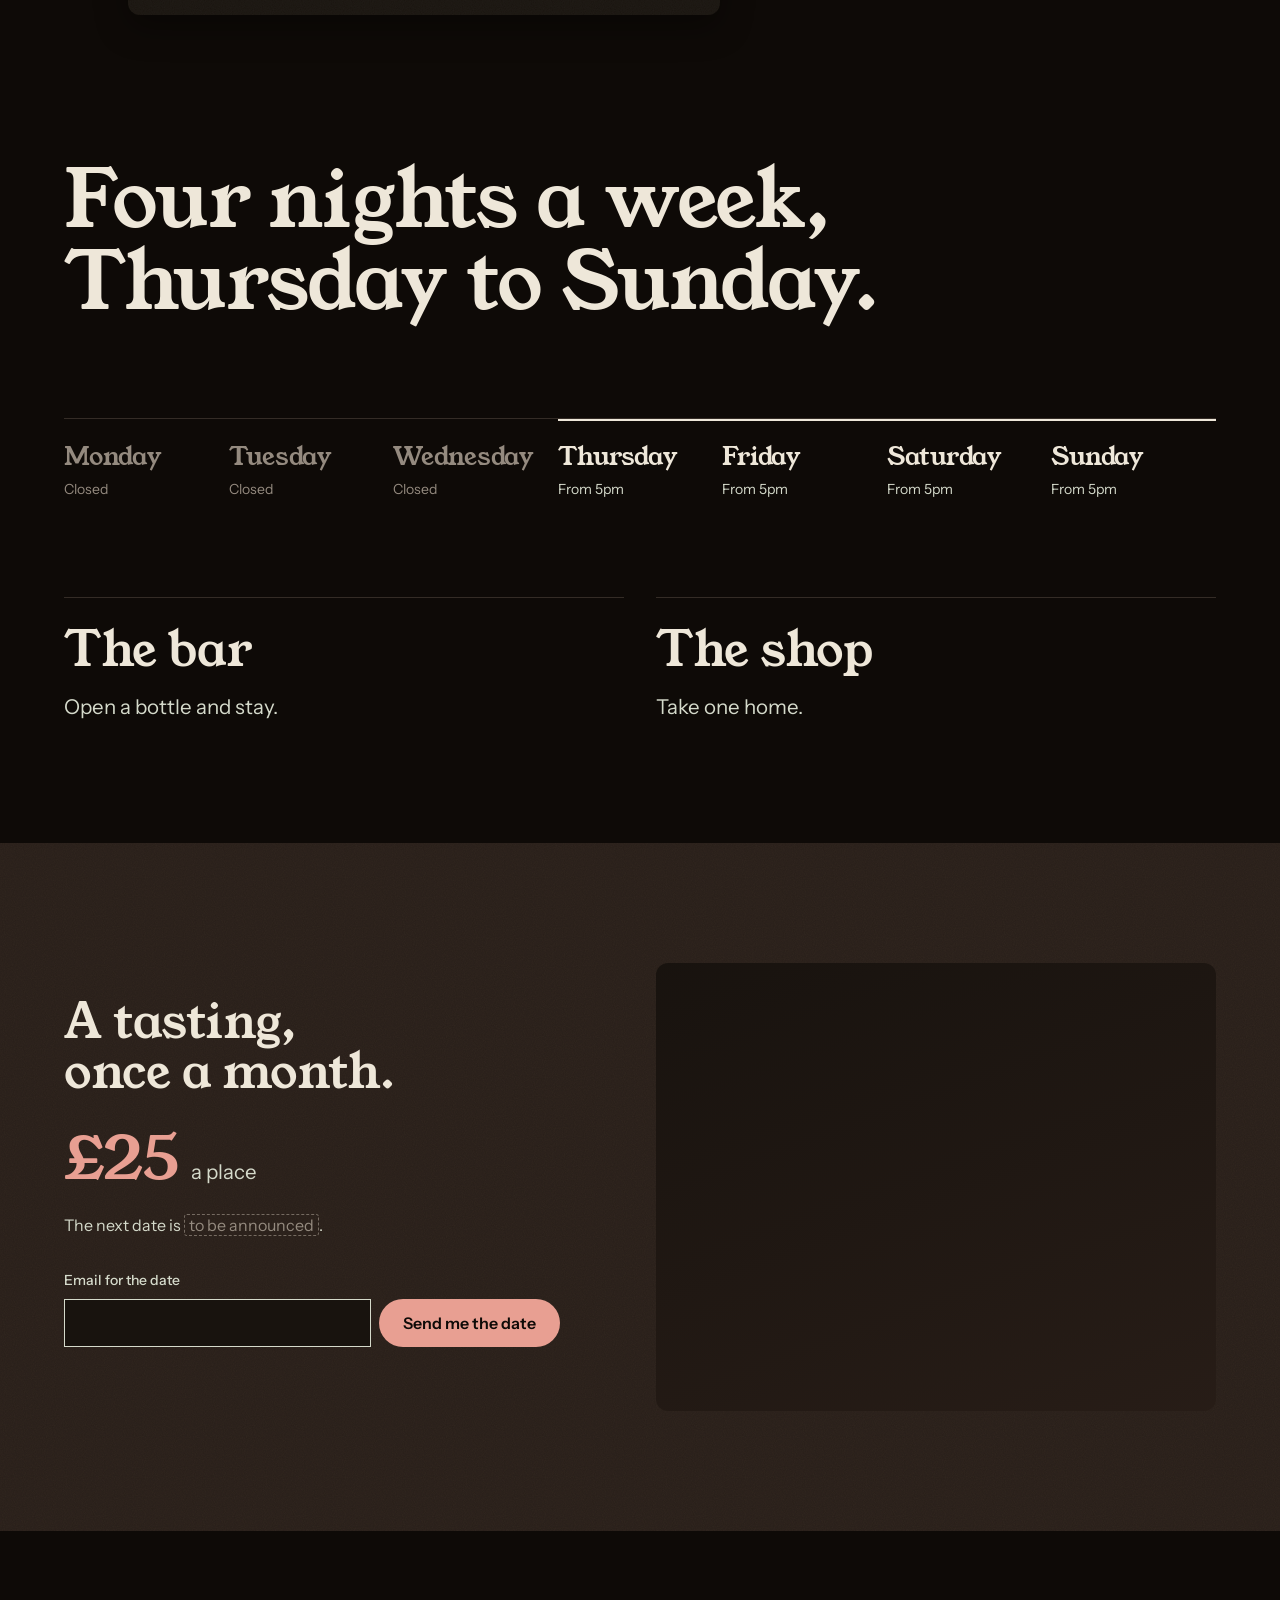
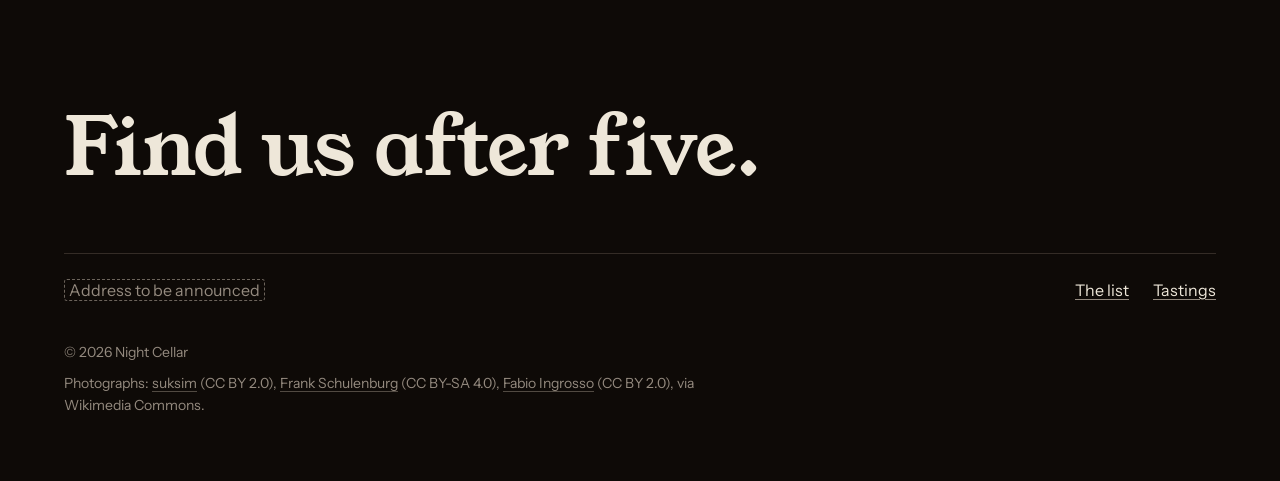
<file: .claude/skills/hallmark/scripts/fixtures/exemplars/atmospheric.html>
<!doctype html>
<html lang="en">
<head>
<meta charset="utf-8">
<meta name="viewport" content="width=device-width, initial-scale=1">
<title>Night Cellar: natural wine after five, Thursday to Sunday</title>
<meta name="description" content="Night Cellar is a natural wine shop and bar with 140 bottles on the list, open Thursday to Sunday from 5pm, with a tasting once a month.">
<link rel="preconnect" href="https://fonts.googleapis.com">
<link rel="preconnect" href="https://fonts.gstatic.com" crossorigin>
<link href="https://fonts.googleapis.com/css2?family=Young+Serif&family=Instrument+Sans:wght@400;500;600&display=swap" rel="stylesheet">
<style>
/* Hallmark · job: visit · shape: Photographic · genre: atmospheric · theme: Spore (by request)
 * hero: Settled · nav: floating pill · footer: statement · imagery: photographs, library 3, warm con=6 exp=-4 · signature: a pour into the decanter after five beside the head, with tonight's door in the nav · spore: cellar
 * axes: dark/roman-serif/warm · posture: committed · contrast: pass · fold: pass · v2.0.0 */
/* Hallmark · pre-emit critique: P4 H4 E4 S4 R5 V4 · weakest: S, the photographs are a stand-in bar; every head carries a fact from the brief, the pour is pink like the one signal, and the nav reads tonight's door from the brief's hours */
/* Hallmark · hero-review: in-thread · ship · 0 findings · finish-review: subagent · fix · 5 findings · 5 resolved · gap: the maker's-log voice can name no bottle until the user gives the list */
:root {
  color-scheme: dark;
  --space-3xs: 2px; --space-2xs: 4px; --space-xs: 8px; --space-sm: 12px; --space-md: 16px; --space-lg: 24px; --space-xl: 40px; --space-2xl: 64px; --space-3xl: 96px; --space-4xl: 144px;
  --text-xs: 0.8125rem; --text-sm: 0.875rem; --text-md: 1rem; --text-lg: 1.25rem; --text-xl: 1.5625rem; --text-2xl: 1.953rem; --text-3xl: 2.441rem;
  --text-display-s: clamp(2.25rem, 4vw + 0.5rem, 3.75rem); --text-display: clamp(2.75rem, 5vw + 1rem, 5.25rem);
  --text-section: clamp(2rem, 2.5vw + 1rem, 3.5rem); --text-title: clamp(1.25rem, 0.75vw + 0.875rem, 1.625rem); --text-lead: clamp(1.125rem, 0.35vw + 1rem, 1.375rem);
  --ease-out: cubic-bezier(0.16, 1, 0.3, 1); --ease-in: cubic-bezier(0.7, 0, 0.84, 0); --ease-in-out: cubic-bezier(0.65, 0, 0.35, 1);
  --dur-micro: 120ms; --dur-short: 220ms; --dur-long: 420ms;
  --color-error: oklch(72% 0.15 27); --color-success: oklch(76% 0.13 150);
  --container: 1440px; --gutter: 64px; --gap-columns: 32px; --section-gap-s: 120px; --section-gap: 144px; --section-gap-l: 176px;
  --z-base: 1; --z-raised: 10; --z-dropdown: 100; --z-sticky: 200; --z-sticky-nav: 300; --z-modal: 400; --z-toast: 500; --z-tooltip: 600;
  --color-paper: oklch(15% 0.01 60); --color-paper-2: oklch(19% 0.012 60); --color-paper-3: oklch(24% 0.02 50);
  --color-ink: oklch(93% 0.02 85); --color-ink-2: oklch(88% 0.02 120); --color-muted: oklch(64% 0.02 70);
  --color-rule: oklch(30% 0.015 60);
  --color-accent: oklch(77% 0.09 30); --color-accent-2: oklch(86% 0.06 30); --color-accent-ink: oklch(15% 0.01 60); --color-focus: oklch(86% 0.06 30);
  --font-display: "Young Serif", Georgia, serif; --font-body: "Instrument Sans", ui-sans-serif, system-ui, sans-serif;
  --font-outlier: "DM Mono", ui-monospace, monospace;
  --radius-card: 12px; --radius-pill: 999px; --rule-hair: 1px;
  --shadow-card: 0 12px 32px oklch(8% 0.01 60 / 0.35);
  --tracking-display: -0.01em;
  --grain: 0.15; --display-weight: 400;
}
*, *::before, *::after { box-sizing: border-box; }
html, body { overflow-x: clip; }
html { scrollbar-color: var(--color-muted) var(--color-paper); scroll-padding-top: var(--space-3xl); }
body { margin: 0; background: var(--color-paper); color: var(--color-ink); font-family: var(--font-body); font-size: var(--text-md); line-height: 1.55; -webkit-font-smoothing: antialiased; caret-color: var(--color-accent); }
::selection { background: color-mix(in oklab, var(--color-accent) 22%, transparent); color: var(--color-ink); }
:focus-visible { outline: 2px solid var(--color-focus); outline-offset: 2px; }
a { color: inherit; text-decoration-thickness: 1px; text-underline-offset: 0.16em; }
h1, h2, h3 { margin: 0; font-family: var(--font-display); font-weight: var(--display-weight, 700); font-synthesis: none; letter-spacing: var(--tracking-display); line-height: 1.05; overflow-wrap: break-word; min-width: 0; text-wrap: balance; }
h1 { max-width: 20ch; font-size: var(--text-display); } h2 { max-width: 30ch; font-size: var(--text-section); } h3 { max-width: 40ch; font-size: var(--text-title); line-height: 1.2; }
.lead { font-size: var(--text-lead); line-height: 1.45; max-width: 52ch; }
p { margin: 0; text-wrap: pretty; }
p:not([class]) { max-width: 65ch; }
img, video { max-width: 100%; height: auto; display: block; }
svg { display: block; }
[hidden] { display: none !important; }
button, input, select, textarea { font: inherit; }
.container { width: 100%; max-width: var(--container); margin-inline: auto; padding-inline: var(--gutter); box-sizing: border-box; }
.num, .figure, td.num { font-variant-numeric: tabular-nums; }
.visually-hidden { position: absolute; width: 1px; height: 1px; overflow: hidden; clip-path: inset(50%); white-space: nowrap; }
[data-slot] { position: relative; overflow: hidden; background: linear-gradient(160deg, var(--color-paper-2, var(--color-paper)), var(--color-paper-3, var(--color-paper))); }
[data-slot] > img { position: absolute; inset: 0; width: 100%; height: 100%; object-fit: cover; z-index: 1; }
[data-slot]:has(> img) > :not(img):not([data-keep]) { display: none !important; }
@media (max-width: 60rem) { :root { --gutter: 24px; --section-gap-s: 80px; --section-gap: 96px; --section-gap-l: 120px; } }
@media (max-width: 40rem) { :root { --gutter: 16px; --section-gap-s: 56px; --section-gap: 72px; --section-gap-l: 96px; --gap-columns: 16px; } }
@media (prefers-reduced-motion: reduce) { *:not(.keep-motion), *:not(.keep-motion)::before, *:not(.keep-motion)::after { animation-duration: 0.01ms !important; animation-iteration-count: 1 !important; transition-duration: 0.01ms !important; scroll-behavior: auto !important; } }
/* photographs: warm con=6 exp=-4 */
[data-slot] > img { filter: sepia(0.28) saturate(0.94) contrast(1.06) brightness(0.96); }
/* Page */
*, *::before, *::after { box-sizing: border-box; }
.skip { position: absolute; left: var(--space-md); top: calc(-1 * var(--space-3xl)); z-index: var(--z-toast); padding: var(--space-xs) var(--space-md); border-radius: var(--radius-pill); background: var(--color-ink); color: var(--color-paper); }
.skip:focus-visible { top: var(--space-md); }

/* Controls: the theme's pair */
.btn { display: inline-flex; align-items: center; justify-content: center; min-height: 48px; padding: 0 var(--space-lg); border: 0; border-radius: var(--radius-pill); font: 600 var(--text-md)/1 var(--font-body); white-space: nowrap; text-decoration: none; cursor: pointer; transition: background-color var(--dur-micro) var(--ease-out), box-shadow var(--dur-micro) var(--ease-out), transform var(--dur-micro) var(--ease-out); }
.btn--primary { background: var(--color-accent); color: var(--color-accent-ink); }
.btn--primary:hover { background: var(--color-accent-2); }
.btn--secondary { background: transparent; color: var(--color-ink); box-shadow: inset 0 0 0 1.5px var(--color-ink-2); }
.btn--secondary:hover { background: var(--color-paper-3); }
.btn:active { transform: translateY(1px); }
.btn:focus-visible { outline: 2px solid var(--color-focus); outline-offset: 3px; }
.btn:disabled, .btn[aria-disabled="true"] { opacity: 0.55; cursor: not-allowed; transform: none; }
.btn[aria-busy="true"] { cursor: progress; }
.actions { display: flex; flex-wrap: wrap; gap: var(--space-sm); }

/* Nav: a floating pill on a blur, the genre's one glass */
.nav { position: fixed; top: var(--space-md); left: 0; right: 0; z-index: var(--z-sticky-nav); display: flex; justify-content: center; padding-inline: var(--gutter); pointer-events: none; }
.nav__pill { pointer-events: auto; display: flex; align-items: center; gap: var(--space-xl); min-height: 56px; padding: var(--space-2xs) var(--space-2xs) var(--space-2xs) var(--space-lg); border-radius: var(--radius-pill); background: color-mix(in oklab, var(--color-paper-2) 74%, transparent); -webkit-backdrop-filter: blur(14px); backdrop-filter: blur(14px); box-shadow: inset 0 0 0 1px color-mix(in oklab, var(--color-ink) 9%, transparent); }
.wordmark { font: 400 var(--text-lg)/1 var(--font-display); letter-spacing: var(--tracking-display); color: var(--color-ink); text-decoration: none; white-space: nowrap; }
.nav__links { display: flex; gap: var(--space-lg); margin: 0; padding: 0; list-style: none; }
.nav__links a { font-size: var(--text-sm); font-weight: 500; color: var(--color-ink-2); text-decoration: none; text-underline-offset: 0.3em; white-space: nowrap; }
.nav__links a:hover { color: var(--color-ink); text-decoration: underline; text-decoration-color: var(--color-accent); }
.nav__links a:active { color: var(--color-accent-2); }
.wordmark:focus-visible, .nav__links a:focus-visible { outline: 2px solid var(--color-focus); outline-offset: 4px; border-radius: var(--radius-pill); }
.nav__door { margin: 0; padding-right: var(--space-lg); font-size: var(--text-sm); color: var(--color-muted); white-space: nowrap; }

/* Photographs */
.photo { position: relative; margin: 0; border-radius: var(--radius-card); }
.photo > img { border-radius: inherit; outline: var(--rule-hair) solid color-mix(in oklab, var(--color-ink) 8%, transparent); outline-offset: -1px; }

/* Hero: Settled, the pour standing beside the head */
.hero { display: grid; align-items: center; min-height: 100dvh; padding-block: calc(56px + var(--space-xl)) var(--space-lg); box-sizing: border-box; }
.hero__grid { display: grid; grid-template-columns: minmax(0, 1fr) minmax(0, min(35rem, 42%)); column-gap: var(--space-3xl); align-items: center; }
.hero__text { display: grid; gap: var(--space-lg); }
.hero__text h1 { max-width: 13ch; }
.hero__text .lead { color: var(--color-ink-2); max-width: 34ch; }
.hero__text .actions { margin-top: var(--space-md); }
.hero__photo { aspect-ratio: 5 / 6; max-height: calc(100dvh - 56px - var(--space-3xl) - var(--space-xl)); }

@media (max-width: 60rem) {
  .nav { padding-inline: var(--space-md); }
  .nav__pill { gap: var(--space-md); padding-left: var(--space-md); }
  .nav__links { display: none; }
  .hero { min-height: 0; padding-block: calc(56px + var(--space-3xl)) var(--space-2xl); }
  .hero__grid { grid-template-columns: minmax(0, 1fr); row-gap: var(--space-xl); }
  .hero__photo { max-height: none; }
}

/* Grain: the theme's speck, on a band or a panel, never on a photograph */
.grained { position: relative; isolation: isolate; }
.grained::after { content: ""; position: absolute; inset: 0; z-index: var(--z-base); border-radius: inherit; pointer-events: none; opacity: var(--grain); mix-blend-mode: screen;
  background-image: url("data:image/svg+xml,%3Csvg xmlns='http://www.w3.org/2000/svg' width='200' height='200'%3E%3Cfilter id='n'%3E%3CfeTurbulence type='fractalNoise' baseFrequency='0.9' numOctaves='2'/%3E%3CfeColorMatrix values='0 0 0 0 0.6 0 0 0 0 0.55 0 0 0 0 0.45 0 0 0 0.35 0'/%3E%3C/filter%3E%3Crect width='200' height='200' filter='url(%23n)'/%3E%3C/svg%3E"); }
.grained > * { position: relative; z-index: var(--z-raised); }

/* The list: the racks edge to edge, the head on a grained plate across its foot */
.list { padding-top: var(--section-gap); }
.list__photo { aspect-ratio: 21 / 9; }
.plate { display: grid; gap: var(--space-md); width: min(100%, 37rem); margin: calc(-1 * var(--space-4xl)) 0 0 var(--space-2xl); padding: var(--space-xl); border-radius: var(--radius-card); background: var(--color-paper-2); box-shadow: var(--shadow-card); z-index: var(--z-raised); }
.plate__more { color: var(--color-ink-2); }

/* Four nights: the week set in type, the open nights lit, the dark ones left dim */
.nights { margin-top: var(--section-gap); }
.statement { max-width: 18ch; font-size: var(--text-display); line-height: 1.02; }
.week { display: grid; grid-template-columns: repeat(7, minmax(0, 1fr)); margin: var(--space-3xl) 0 0; padding: 0; list-style: none; border-top: var(--rule-hair) solid var(--color-rule); }
.week__day { display: grid; gap: var(--space-xs); padding: var(--space-lg) var(--space-md) 0 0; }
.week__name { font: 400 var(--text-xl)/1.1 var(--font-display); letter-spacing: var(--tracking-display); }
.week__hours { font-size: var(--text-sm); color: var(--color-ink-2); }
.week__day.is-open { box-shadow: inset 0 2px 0 var(--color-ink); }
.week__day.is-shut .week__name, .week__day.is-shut .week__hours { color: var(--color-muted); }
.ways { display: grid; grid-template-columns: repeat(2, minmax(0, 1fr)); column-gap: var(--gap-columns); margin-top: var(--space-3xl); }
.way { display: grid; gap: var(--space-sm); padding-top: var(--space-lg); border-top: var(--rule-hair) solid var(--color-rule); }
.way h3 { font-size: var(--text-section); max-width: none; }
.way p { font-size: var(--text-lead); color: var(--color-ink-2); }

/* Tastings: the one band, grained, the price in pink */
.tastings { margin-top: var(--section-gap-s); padding-block: var(--section-gap-s); background: var(--color-paper-3); }
.tastings__grid { display: grid; grid-template-columns: repeat(2, minmax(0, 1fr)); column-gap: var(--gap-columns); align-items: center; }
.tastings__text { display: grid; gap: var(--space-lg); padding-right: var(--space-2xl); }
.tastings__text > p:not([class]) { color: var(--color-ink-2); }
.price { display: flex; align-items: baseline; gap: var(--space-sm); margin-top: var(--space-xs); color: var(--color-ink-2); font-size: var(--text-lead); }
.price__figure { font: 400 var(--text-display-s)/1 var(--font-display); letter-spacing: var(--tracking-display); color: var(--color-accent); font-variant-numeric: lining-nums tabular-nums; }
.tastings__photo { aspect-ratio: 5 / 4; min-height: 440px; }
.fill { padding: 0 0.25em; border: 1px dashed color-mix(in oklch, var(--color-muted) 70%, transparent); border-radius: 3px; color: var(--color-muted); -webkit-box-decoration-break: clone; box-decoration-break: clone; }

.signup { display: grid; gap: var(--space-xs); margin-top: var(--space-xs); }
.signup label { font-size: var(--text-sm); font-weight: 500; color: var(--color-ink-2); }
.signup__row { display: flex; gap: var(--space-xs); }
.signup input { flex: 1; min-width: 0; min-height: 48px; padding: 0 var(--space-md); border: 1.5px solid var(--color-ink-2); border-radius: 0; background: var(--color-paper-2); color: var(--color-ink); outline: 2px solid transparent; outline-offset: -4px; }
.signup input:hover { background: var(--color-paper); }
.signup input:focus-visible { outline-color: var(--color-focus); }
.signup input[aria-invalid] { border-color: var(--color-error); }
.signup input:disabled { opacity: 0.55; cursor: not-allowed; }
.signup__help { min-height: 1lh; font-size: var(--text-sm); color: var(--color-muted); }

/* Footer: a statement, then the facts and links */
.footer { padding-block: var(--section-gap-l) var(--space-2xl); }
.footer__line { max-width: 16ch; font-size: var(--text-display); line-height: 1.02; }
.footer__row { display: flex; flex-wrap: wrap; justify-content: space-between; align-items: baseline; gap: var(--space-lg); margin-top: var(--space-2xl); padding-top: var(--space-lg); border-top: var(--rule-hair) solid var(--color-rule); }
.footer__where { color: var(--color-ink-2); }
.footer__links { display: flex; flex-wrap: wrap; gap: var(--space-lg); margin: 0; padding: 0; list-style: none; }
.footer__links a { color: var(--color-ink); text-decoration-color: var(--color-muted); white-space: nowrap; }
.footer__links a:hover { text-decoration-color: var(--color-accent); }
.footer__links a:focus-visible { outline: 2px solid var(--color-focus); outline-offset: 3px; }
.legal { margin-top: var(--space-xl); font-size: var(--text-sm); color: var(--color-muted); }
.credits { max-width: 80ch; margin-top: var(--space-xs); font-size: var(--text-sm); line-height: 1.6; color: var(--color-muted); }
.credits span { white-space: nowrap; }
.credits a { color: inherit; text-decoration-color: color-mix(in oklab, var(--color-muted) 50%, transparent); text-underline-offset: 0.2em; }
.credits a:hover { text-decoration-color: var(--color-accent); }

@media (max-width: 60rem) {
  .plate { margin: calc(-1 * var(--space-2xl)) 0 0; padding: var(--space-lg); }
  .list__photo { aspect-ratio: 4 / 3; }
  .week { grid-template-columns: minmax(0, 1fr); margin-top: var(--space-2xl); border-top: 0; }
  .week__day { grid-template-columns: minmax(0, 1fr) auto; align-items: baseline; padding: var(--space-sm) 0; border-top: var(--rule-hair) solid var(--color-rule); }
  .week__day.is-open { box-shadow: none; }
  .week__name { font-size: var(--text-lg); }
  .ways { grid-template-columns: minmax(0, 1fr); row-gap: var(--space-xl); margin-top: var(--space-3xl); }
  .statement, .footer__line { font-size: var(--text-section); }
  .tastings__grid { grid-template-columns: minmax(0, 1fr); row-gap: var(--space-xl); }
  .tastings__text { padding-right: 0; }
  .tastings__photo { min-height: 0; }
}
@media (max-width: 40rem) {
  .signup__row { flex-direction: column; }
}
</style>
<script>document.documentElement.classList.add('js');</script>
</head>
<body>
<a class="skip" href="#main">Skip to content</a>

<header class="nav">
  <nav class="nav__pill" aria-label="Main">
    <a class="wordmark" href="#top" aria-label="Night Cellar, home">Night Cellar</a>
    <ul class="nav__links" role="list">
      <li><a href="#list">The list</a></li>
      <li><a href="#tastings">Tastings</a></li>
      <li><a href="#find">Find us</a></li>
    </ul>
    <p class="nav__door" role="status" id="door">Open Thursday to Sunday</p>
  </nav>
</header>

<main id="main">
  <section class="hero" id="top" aria-labelledby="hero-title">
    <div class="container hero__grid">
      <div class="hero__text">
        <h1 id="hero-title">Natural wine after five.</h1>
        <p class="lead">A shop and bar with 140 bottles on the list.</p>
        <div class="actions">
          <a class="btn btn--primary" href="#tastings">Get the tasting date</a>
          <a class="btn btn--secondary" href="#find">Find us</a>
        </div>
      </div>
      <figure class="photo hero__photo" data-slot="hero" data-alt="A glass being poured at the bar after five">
        <img src="https://upload.wikimedia.org/wikipedia/commons/thumb/b/b1/Pouring_wine_into_a_decanter.jpg/1280px-Pouring_wine_into_a_decanter.jpg" width="3872" height="2592" fetchpriority="high" alt="Wine poured from a bottle into a glass decanter in low light" style="object-position: 42% 50%">
      </figure>
    </div>
  </section>

  <section class="list" id="list" aria-labelledby="list-title">
    <div class="container">
      <figure class="photo list__photo" data-slot="photo-1" data-alt="The bottles on the list, racked in the shop">
        <img src="https://upload.wikimedia.org/wikipedia/commons/thumb/9/9e/Schramsberg_Vineyards%2C_July_2019-7579%2B7580.jpg/1280px-Schramsberg_Vineyards%2C_July_2019-7579%2B7580.jpg" width="6244" height="3903" loading="lazy" alt="A long cellar aisle between racks of bottles laid neck down" style="object-position: 50% 60%">
      </figure>
      <div class="plate grained">
        <h2 id="list-title">Every bottle here is natural.</h2>
        <p class="plate__more">The full list: <span class="fill" data-fill="list">link to come</span>.</p>
      </div>
    </div>
  </section>

  <section class="nights" aria-labelledby="nights-title">
    <div class="container">
      <h2 id="nights-title" class="statement">Four nights a week, Thursday to Sunday.</h2>
      <ol class="week" role="list" aria-label="Opening hours">
        <li class="week__day is-shut"><span class="week__name">Monday</span><span class="week__hours">Closed</span></li>
        <li class="week__day is-shut"><span class="week__name">Tuesday</span><span class="week__hours">Closed</span></li>
        <li class="week__day is-shut"><span class="week__name">Wednesday</span><span class="week__hours">Closed</span></li>
        <li class="week__day is-open"><span class="week__name">Thursday</span><span class="week__hours">From 5pm</span></li>
        <li class="week__day is-open"><span class="week__name">Friday</span><span class="week__hours">From 5pm</span></li>
        <li class="week__day is-open"><span class="week__name">Saturday</span><span class="week__hours">From 5pm</span></li>
        <li class="week__day is-open"><span class="week__name">Sunday</span><span class="week__hours">From 5pm</span></li>
      </ol>
      <div class="ways">
        <div class="way">
          <h3>The bar</h3>
          <p>Open a bottle and stay.</p>
        </div>
        <div class="way">
          <h3>The shop</h3>
          <p>Take one home.</p>
        </div>
      </div>
    </div>
  </section>

  <section class="tastings grained" id="tastings" aria-labelledby="tastings-title">
    <div class="container tastings__grid">
      <div class="tastings__text">
        <h2 id="tastings-title">A tasting, once a month.</h2>
        <p class="price"><span class="price__figure">£25</span> a place</p>
        <p>The next date is <span class="fill" data-fill="date">to be announced</span>.</p>
        <form class="signup" data-endpoint="" novalidate>
          <label for="email">Email for the date</label>
          <div class="signup__row">
            <input id="email" name="email" type="email" autocomplete="email" inputmode="email" required>
            <button class="btn btn--primary" type="submit">Send me the date</button>
          </div>
          <p class="signup__help" id="email-help" aria-live="polite"></p>
        </form>
      </div>
      <figure class="photo tastings__photo" data-slot="photo-2" data-alt="Glasses poured for a tasting">
        <img src="https://upload.wikimedia.org/wikipedia/commons/thumb/e/e3/Wine_being_poured_into_a_glass.jpg/1280px-Wine_being_poured_into_a_glass.jpg" width="1955" height="1300" loading="lazy" alt="A taste of red wine poured into a glass held by its stem" style="object-position: 62% 50%">
      </figure>
    </div>
  </section>
</main>

<footer class="footer" id="find" aria-labelledby="find-title">
  <div class="container">
    <h2 id="find-title" class="footer__line">Find us after five.</h2>
    <div class="footer__row">
      <p class="footer__where"><span class="fill" data-fill="address">Address to be announced</span></p>
      <ul class="footer__links" role="list">
        <li><a href="#list">The list</a></li>
        <li><a href="#tastings">Tastings</a></li>
      </ul>
    </div>
    <p class="legal">&copy; 2026 Night Cellar</p>
    <p class="credits" data-credits>Photographs: <a href="https://commons.wikimedia.org/wiki/File:Pouring_wine_into_a_decanter.jpg">suksim</a> <span>(CC BY 2.0)</span>, <a href="https://commons.wikimedia.org/wiki/File:Schramsberg_Vineyards,_July_2019-7579%2B7580.jpg">Frank Schulenburg</a> <span>(CC BY-SA 4.0)</span>, <a href="https://commons.wikimedia.org/wiki/File:Wine_being_poured_into_a_glass.jpg">Fabio Ingrosso</a> <span>(CC BY 2.0)</span>, via Wikimedia Commons.</p>
  </div>
</footer>

<script>window.hallmarkSlots = (m) => { for (const [k, v] of Object.entries(m)) { const s = document.querySelector(`[data-slot="${k}"]`); if (!s) continue; const im = new Image(); im.src = typeof v === 'string' ? v : v.src; im.alt = (typeof v === 'object' && v.alt) || s.dataset.alt || ''; s.querySelectorAll(':scope > img').forEach((o) => o.remove()); s.prepend(im); } };
document.querySelectorAll('[data-slot] > img').forEach((i) => { if (i.complete && !i.naturalWidth) i.remove(); else i.addEventListener('error', () => i.remove(), { once: true }); });</script>
<script>
  (() => {
    const door = document.getElementById('door');
    if (door) door.textContent = [4, 5, 6, 0].includes(new Date().getDay()) ? 'Open tonight from 5pm' : 'Opens Thursday at 5pm';
    document.querySelectorAll('form[data-endpoint]').forEach((form) => {
      const input = form.querySelector('input'), help = form.querySelector('[aria-live]');
      form.addEventListener('submit', (e) => {
        e.preventDefault();
        const ok = input.checkValidity();
        input.toggleAttribute('aria-invalid', !ok);
        if (!ok) { input.setAttribute('aria-describedby', help.id); help.textContent = 'That address looks incomplete. Write it as name@example.com.'; input.focus(); return; }
        if (!form.dataset.endpoint) { help.textContent = 'Nothing was sent: this form is not connected yet.'; return; }
        fetch(form.dataset.endpoint, { method: 'POST', body: new FormData(form) })
          .then((r) => { help.textContent = r.ok ? 'The date goes to ' + input.value.trim() + '.' : 'That did not go through. Try again in a minute.'; })
          .catch(() => { help.textContent = 'That did not go through. Try again in a minute.'; });
      });
    });
  })();
</script>
</body>
</html>
</file>
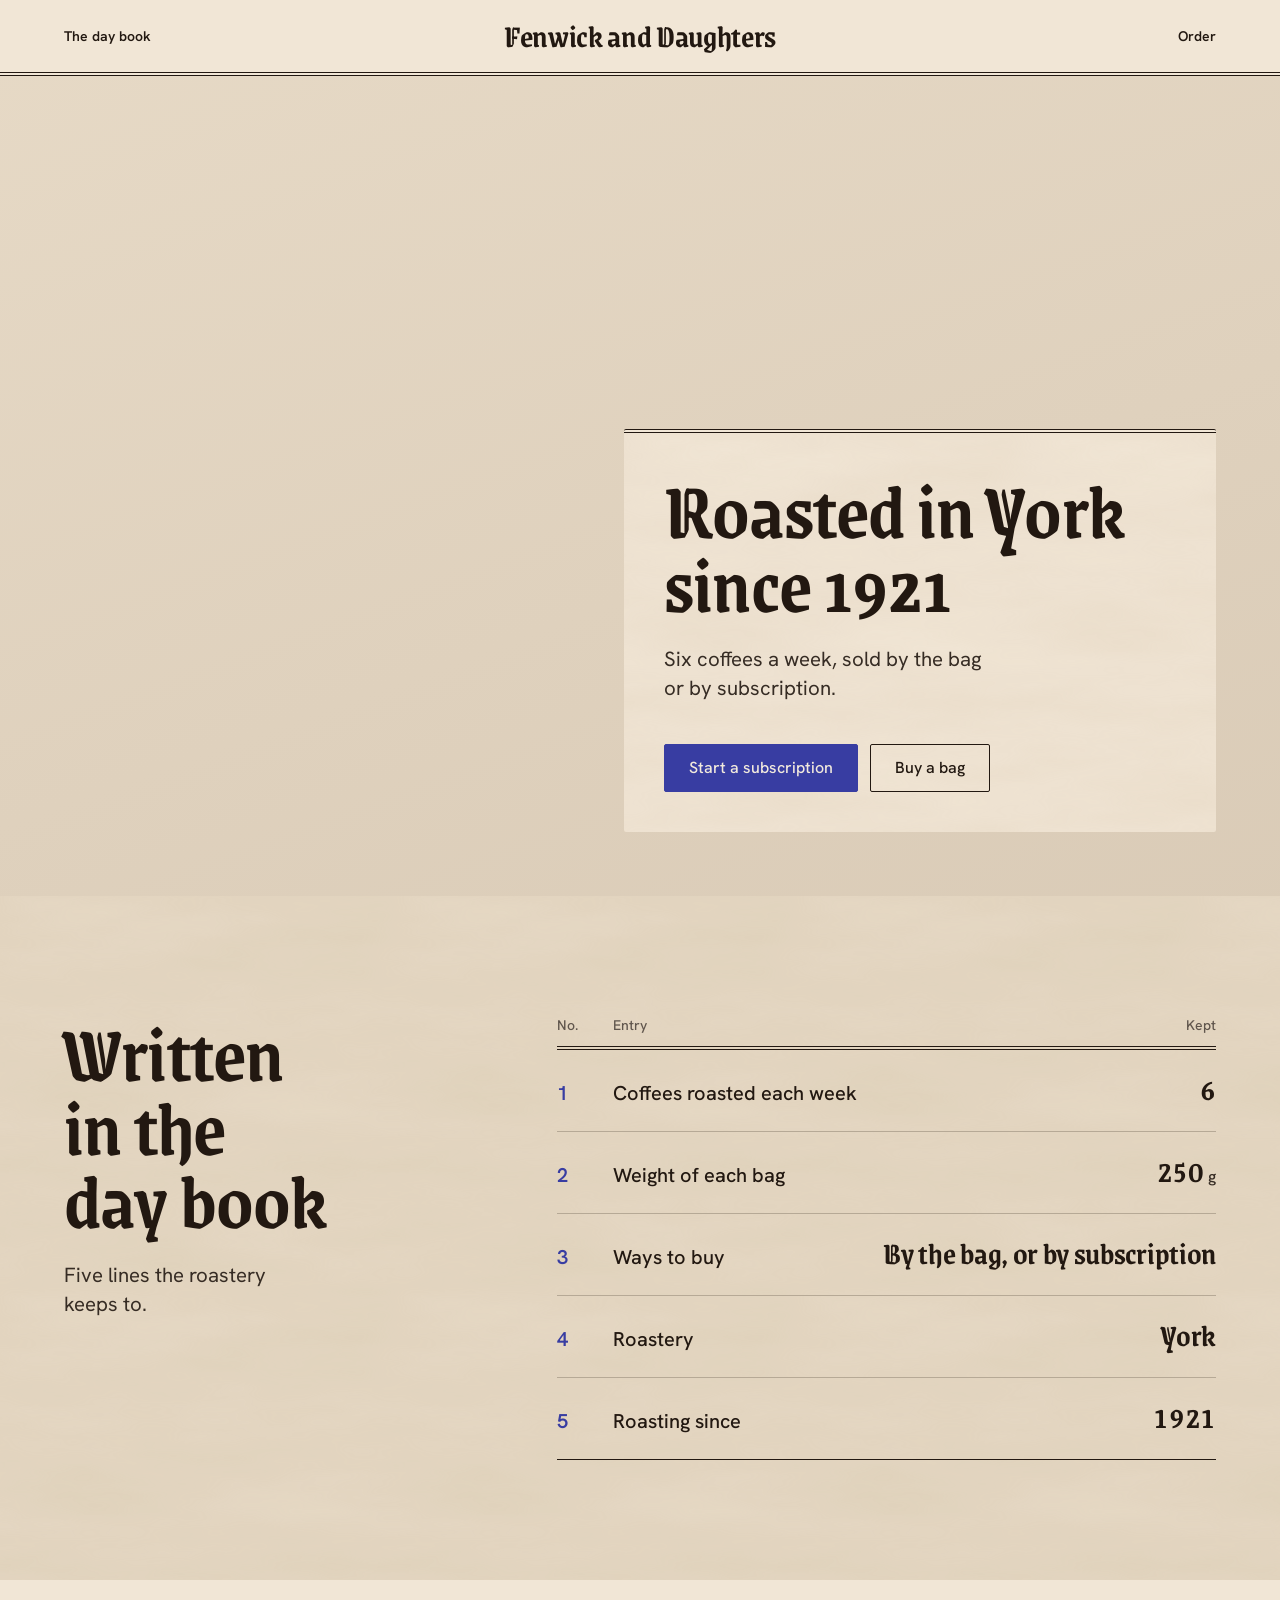
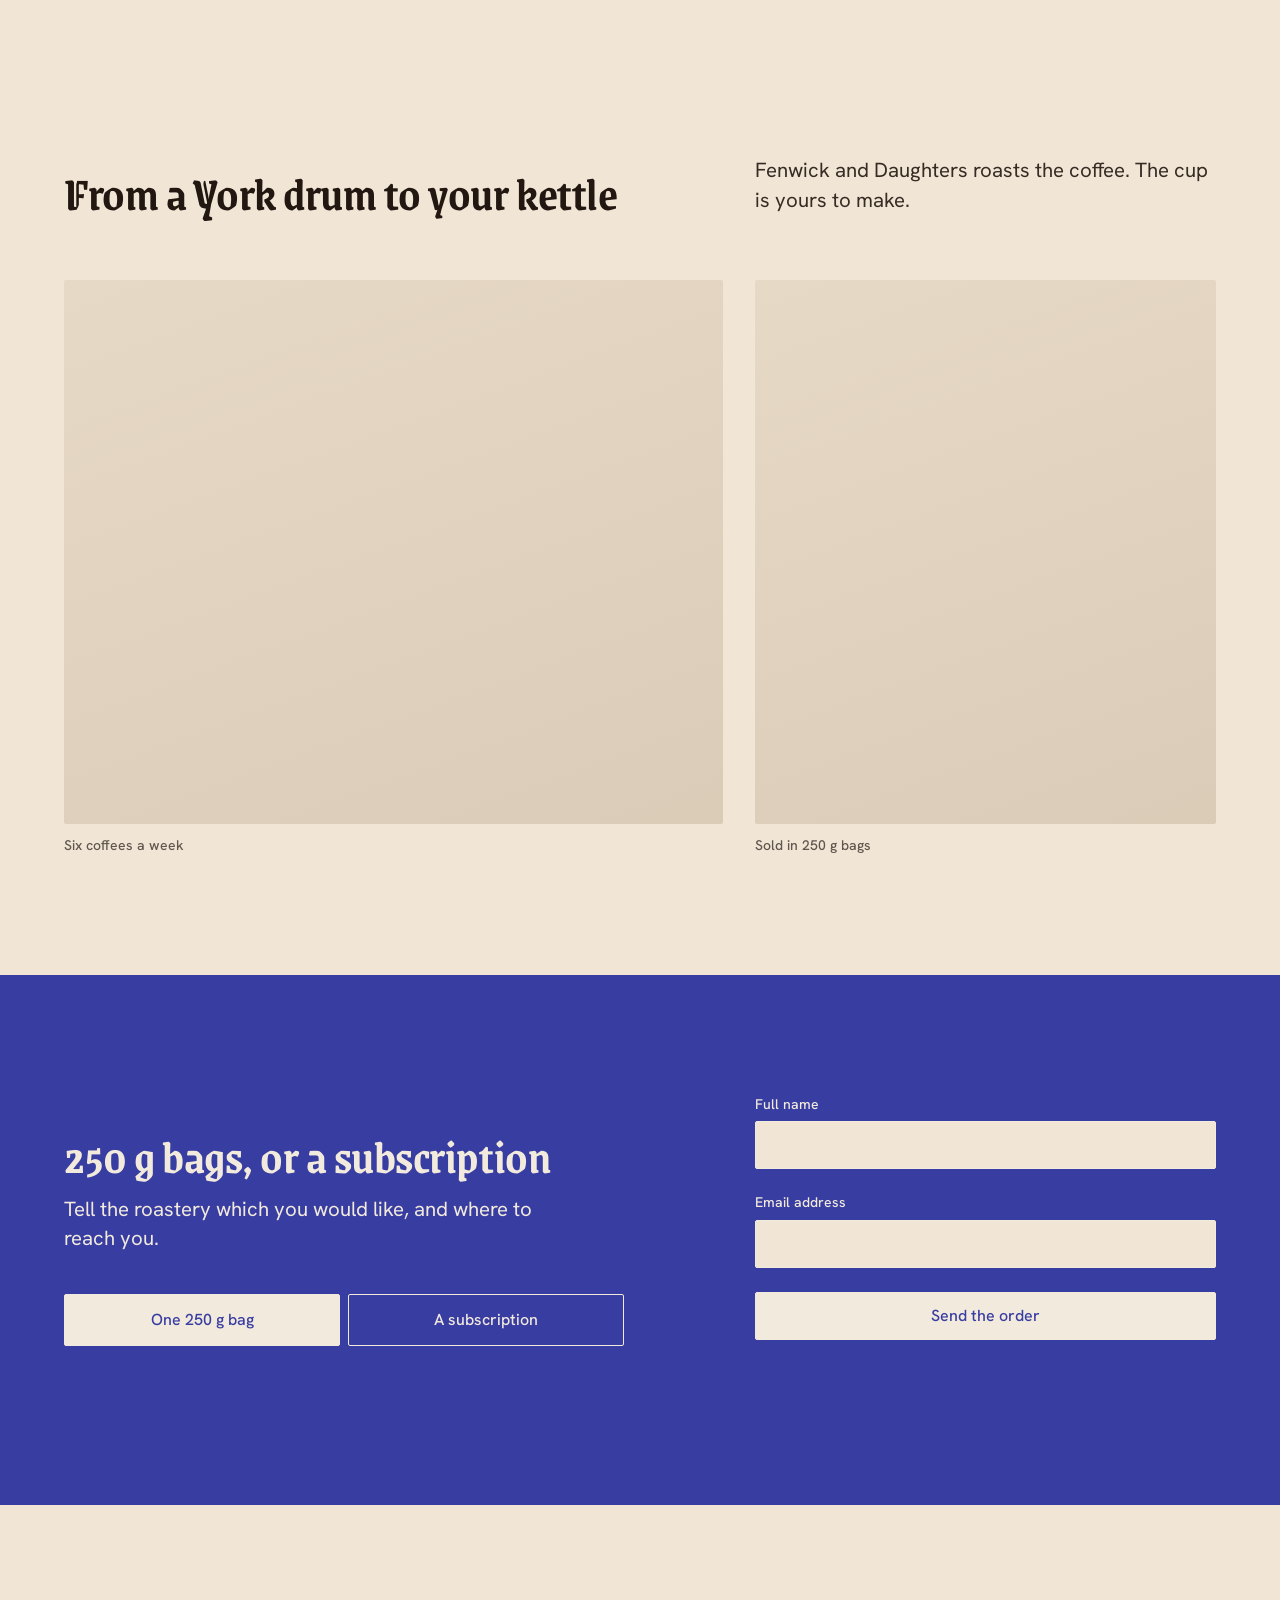
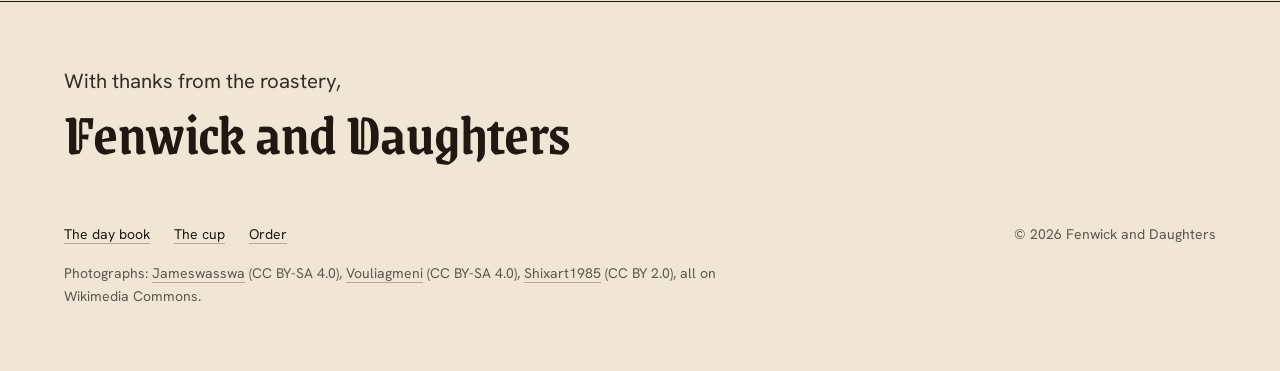
<file: .claude/skills/hallmark/scripts/fixtures/exemplars/editorial.html>
<!doctype html>
<html lang="en-GB">
<head>
<meta charset="utf-8">
<meta name="viewport" content="width=device-width, initial-scale=1">
<title>Fenwick and Daughters, coffee roasted in York since 1921</title>
<meta name="description" content="Fenwick and Daughters roasts six coffees a week in York, sold in 250 g bags or by subscription.">
<link rel="preconnect" href="https://fonts.googleapis.com">
<link rel="preconnect" href="https://fonts.gstatic.com" crossorigin>
<link href="https://fonts.googleapis.com/css2?family=Grenze+Gotisch:wght@600&family=Hanken+Grotesk:wght@400;500;600&family=IBM+Plex+Mono:wght@400&display=swap" rel="stylesheet">
<style>
/* Hallmark · job: buy · shape: Trade Ledger (custom: the roast as a Poster, the house's day book set as its own ledger, the cup as a pair, the order on the pigment) · genre: editorial · theme: Vellum (by request)
 * hero: Poster · nav: masthead, the blackletter wordmark centred over a double rule, one link at each end · footer: letter close · imagery: photographs, library 3, warm con=6 · signature: the roast itself, beans swept round the cooling tray full-bleed under a parchment plate · vellum: parchment
 * axes: light/blackletter/cool · posture: committed · contrast: pass · fold: pass · v2.0.0 */
/* Hallmark · pre-emit critique: P4 H5 E4 S5 R4 V4 · weakest: E, the plate must not bury the hand and the falling beans; it rests on the tray's far side and the plain wall, so the stream and the lever stay clear */
/* Hallmark · hero-review: in-thread · fix · 1 finding · 1 resolved (the head breaks after York) */
/* Hallmark · finish-review: in-thread (the subagent limit was reached) · fix · 3 findings · 1 resolved (the order head failed the swap test, then its blackletter I read as J: now 250 g bags, or a subscription) · 2 answered (the pair's captions are card facts, imagery.md 5; the pair are the closest honest frames the library holds) · gap: none */
/* Hallmark · answered F4 · the order field inverts the primary to parchment on pigment, as the theme's own hint sets it for its one field */
:root {
  color-scheme: light;
  --space-3xs: 2px; --space-2xs: 4px; --space-xs: 8px; --space-sm: 12px; --space-md: 16px; --space-lg: 24px; --space-xl: 40px; --space-2xl: 64px; --space-3xl: 96px; --space-4xl: 144px;
  --text-xs: 0.8125rem; --text-sm: 0.875rem; --text-md: 1rem; --text-lg: 1.25rem; --text-xl: 1.5625rem; --text-2xl: 1.953rem; --text-3xl: 2.441rem;
  --text-display-s: clamp(2.25rem, 4vw + 0.5rem, 3.75rem); --text-display: clamp(2.75rem, 5vw + 1rem, 5.25rem);
  --text-section: clamp(2rem, 2.5vw + 1rem, 3.5rem); --text-title: clamp(1.25rem, 0.75vw + 0.875rem, 1.625rem); --text-lead: clamp(1.125rem, 0.35vw + 1rem, 1.375rem);
  --ease-out: cubic-bezier(0.16, 1, 0.3, 1); --ease-in: cubic-bezier(0.7, 0, 0.84, 0); --ease-in-out: cubic-bezier(0.65, 0, 0.35, 1);
  --dur-micro: 120ms; --dur-short: 220ms; --dur-long: 420ms;
  --color-error: oklch(52% 0.19 27); --color-success: oklch(50% 0.12 150);
  --container: 1440px; --gutter: 64px; --gap-columns: 32px; --section-gap-s: 120px; --section-gap: 144px; --section-gap-l: 176px;
  --z-base: 1; --z-raised: 10; --z-dropdown: 100; --z-sticky: 200; --z-sticky-nav: 300; --z-modal: 400; --z-toast: 500; --z-tooltip: 600;
  --color-paper: oklch(93% 0.025 80); --color-paper-2: oklch(89% 0.03 78); --color-paper-3: oklch(85% 0.032 76);
  --color-ink: oklch(22% 0.02 60); --color-ink-2: oklch(30% 0.02 60); --color-muted: oklch(46% 0.02 65);
  --color-rule: oklch(74% 0.03 75);
  --color-accent: oklch(42% 0.16 275); --color-accent-deep: oklch(34% 0.15 275); --color-accent-ink: oklch(94% 0.02 80);
  --color-focus: oklch(50% 0.17 275); --color-field: var(--color-accent);
  --font-display: "Grenze Gotisch", ui-serif, Georgia, serif; --font-body: "Hanken Grotesk", ui-sans-serif, sans-serif;
  --font-outlier: "IBM Plex Mono", ui-monospace, monospace;
  --radius-card: 2px; --radius-pill: 2px; --rule-hair: 1px; --shadow-card: none;
  --tracking-display: -0.01em; --fibre: 0.5;
}
*, *::before, *::after { box-sizing: border-box; }
html, body { overflow-x: clip; }
html { scrollbar-color: var(--color-muted) var(--color-paper); scroll-padding-top: var(--space-3xl); }
body { margin: 0; background: var(--color-paper); color: var(--color-ink); font-family: var(--font-body); font-size: var(--text-md); line-height: 1.55; -webkit-font-smoothing: antialiased; caret-color: var(--color-accent); }
::selection { background: color-mix(in oklab, var(--color-accent) 22%, transparent); color: var(--color-ink); }
:focus-visible { outline: 2px solid var(--color-focus); outline-offset: 2px; }
a { color: inherit; text-decoration-thickness: 1px; text-underline-offset: 0.16em; }
h1, h2, h3 { margin: 0; font-family: var(--font-display); font-weight: var(--display-weight, 700); font-synthesis: none; letter-spacing: var(--tracking-display); line-height: 1.05; overflow-wrap: break-word; min-width: 0; text-wrap: balance; }
h1 { max-width: 20ch; font-size: var(--text-display); } h2 { max-width: 30ch; font-size: var(--text-section); } h3 { max-width: 40ch; font-size: var(--text-title); line-height: 1.2; }
.lead { font-size: var(--text-lead); line-height: 1.45; max-width: 52ch; }
p { margin: 0; text-wrap: pretty; }
p:not([class]) { max-width: 65ch; }
img, video { max-width: 100%; height: auto; display: block; }
svg { display: block; }
[hidden] { display: none !important; }
button, input, select, textarea { font: inherit; }
.container { width: 100%; max-width: var(--container); margin-inline: auto; padding-inline: var(--gutter); box-sizing: border-box; }
.num, .figure, td.num { font-variant-numeric: tabular-nums; }
.visually-hidden { position: absolute; width: 1px; height: 1px; overflow: hidden; clip-path: inset(50%); white-space: nowrap; }
[data-slot] { position: relative; overflow: hidden; background: linear-gradient(160deg, var(--color-paper-2, var(--color-paper)), var(--color-paper-3, var(--color-paper))); }
[data-slot] > img { position: absolute; inset: 0; width: 100%; height: 100%; object-fit: cover; z-index: 1; }
[data-slot]:has(> img) > :not(img):not([data-keep]) { display: none !important; }
@media (max-width: 60rem) { :root { --gutter: 24px; --section-gap-s: 80px; --section-gap: 96px; --section-gap-l: 120px; } }
@media (max-width: 40rem) { :root { --gutter: 16px; --section-gap-s: 56px; --section-gap: 72px; --section-gap-l: 96px; --gap-columns: 16px; } }
@media (prefers-reduced-motion: reduce) { *:not(.keep-motion), *:not(.keep-motion)::before, *:not(.keep-motion)::after { animation-duration: 0.01ms !important; animation-iteration-count: 1 !important; transition-duration: 0.01ms !important; scroll-behavior: auto !important; } }
/* photographs: warm con=6 */
[data-slot] > img { filter: sepia(0.28) saturate(0.94) contrast(1.06); }
:root {
  --mast-h: 80px;
  --plate-w: 37rem;
  --color-field: var(--color-accent);
}

/* The fibre wash: long tan fibres, stitched so they never tile (texture.md, the low-frequency wash) */
.fibre { position: relative; isolation: isolate; }
.fibre::before { content: ""; position: absolute; inset: 0; z-index: -1; opacity: var(--fibre); mix-blend-mode: multiply; pointer-events: none;
  background-image: url("data:image/svg+xml,%3Csvg xmlns='http://www.w3.org/2000/svg' width='400' height='400'%3E%3Cfilter id='p' x='0' y='0' width='100%25' height='100%25'%3E%3CfeTurbulence type='fractalNoise' baseFrequency='0.004 0.02' numOctaves='4' seed='4' stitchTiles='stitch'/%3E%3CfeColorMatrix values='0 0 0 0 0.62 0 0 0 0 0.52 0 0 0 0 0.36 0 0 0 0.3 0'/%3E%3C/filter%3E%3Crect width='100%25' height='100%25' filter='url(%23p)'/%3E%3C/svg%3E"); }

/* Type */
h1, h2 { font-weight: 600; line-height: 0.92; color: var(--color-ink); }
h3 { font-family: var(--font-body); font-weight: 600; }
.lead { color: var(--color-ink-2); }

/* Controls */
.btn { display: inline-flex; align-items: center; justify-content: center; min-height: 48px; padding: 0 var(--space-lg); border: var(--rule-hair) solid var(--color-ink); border-radius: var(--radius-card); background: transparent; color: var(--color-ink); font: 500 var(--text-md)/1 var(--font-body); text-decoration: none; white-space: nowrap; cursor: pointer;
  transition: background-color var(--dur-micro) var(--ease-out), border-color var(--dur-micro) var(--ease-out), color var(--dur-micro) var(--ease-out); }
.btn:hover { background: var(--color-paper-2); }
.btn:active { transform: translateY(1px); }
.btn:focus-visible { outline: 2px solid var(--color-focus); outline-offset: 2px; }
.btn:disabled, .btn[aria-disabled="true"] { opacity: 0.55; cursor: not-allowed; transform: none; }
.btn--primary { background: var(--color-accent); border-color: var(--color-accent); color: var(--color-accent-ink); }
.btn--primary:hover { background: var(--color-accent-deep); border-color: var(--color-accent-deep); }

.skip { position: absolute; left: var(--space-md); top: calc(-1 * var(--space-3xl)); z-index: var(--z-toast); padding: var(--space-xs) var(--space-md); background: var(--color-ink); color: var(--color-paper); }
.skip:focus-visible { top: var(--space-md); }

/* Masthead */
.mast__bar { display: grid; grid-template-columns: minmax(0, 1fr) auto minmax(0, 1fr); align-items: center; min-height: calc(var(--mast-h) - 4px); border-bottom: 4px double var(--color-ink); }
.wordmark { font: 600 2rem/1 var(--font-display); letter-spacing: var(--tracking-display); color: var(--color-ink); text-decoration: none; white-space: nowrap; padding-block: var(--space-sm); }
.mast__link { justify-self: start; font: 600 var(--text-sm)/1 var(--font-body); color: var(--color-ink); padding-block: var(--space-sm); text-decoration: underline 1px; text-decoration-color: transparent; text-underline-offset: 0.3em;
  transition: text-decoration-color var(--dur-short) var(--ease-out), color var(--dur-micro) var(--ease-out); }
.mast__link--end { justify-self: end; }
.mast__link:hover { text-decoration-color: var(--color-accent); color: var(--color-accent); }
.wordmark:focus-visible, .mast__link:focus-visible { outline: 2px solid var(--color-focus); outline-offset: 4px; }

/* Hero: the roast, full-bleed, under a parchment plate */
.hero { position: relative; height: calc(100dvh - var(--mast-h)); min-height: 36rem; overflow: hidden; background: var(--color-ink); color: var(--color-paper); }
.hero__photo { position: absolute; inset: 0; margin: 0; }
.hero__photo > img { object-position: 50% 62%; }
.hero__inner { position: relative; z-index: var(--z-raised); height: 100%; display: flex; align-items: flex-end; justify-content: flex-end; padding-bottom: var(--space-2xl); box-sizing: border-box; }
.plate { width: min(100%, var(--plate-w)); box-sizing: border-box; padding: var(--space-xl); background: var(--color-paper); color: var(--color-ink); border-top: 4px double var(--color-ink); border-radius: var(--radius-card); }
.plate h1 { font-size: var(--text-display); max-width: 16ch; }
.plate .lead { margin-top: var(--space-lg); max-width: 30ch; }
.actions { display: flex; flex-wrap: wrap; gap: var(--space-sm); margin-top: var(--space-xl); }

@media (max-width: 60rem) {
  .hero { height: auto; min-height: 0; background: none; color: var(--color-ink); overflow: visible; }
  .hero__photo { position: relative; aspect-ratio: 4 / 3; }
  .hero__inner { height: auto; padding-bottom: 0; }
  .plate { width: 100%; padding: var(--space-xl) 0 0; background: none; border-top: 0; }
  .plate.fibre::before { display: none; }
  .wordmark { font-size: 1.875rem; }
}
@media (max-width: 40rem) {
  .mast__bar { grid-template-columns: auto; justify-items: center; row-gap: var(--space-2xs); padding-block: var(--space-xs); }
  .mast__link { display: none; }
}

/* Shared section grid: one container, twelve columns, one column gap */
.split { display: grid; grid-template-columns: repeat(12, minmax(0, 1fr)); column-gap: var(--gap-columns); }
.band { background: var(--color-paper-2); padding-block: var(--section-gap-s); }
.photo { margin: 0; border-radius: var(--radius-card); }
.photo > img { outline: var(--rule-hair) solid var(--color-rule); outline-offset: -1px; }
figcaption { margin-top: var(--space-sm); font: 500 var(--text-sm)/1.4 var(--font-body); color: var(--color-muted); }

/* The day book: the house's ledger on the fibre band, the entries kept in the hand of the wordmark */
.ledger__grid { align-items: start; }
.ledger__text { grid-column: 1 / span 4; position: sticky; top: var(--space-2xl); }
.ledger__text h2 { font-size: var(--text-display); max-width: 9ch; }
.ledger .lead { margin-top: var(--space-lg); max-width: 22ch; }
.ledger__book { grid-column: 6 / span 7; }
.book { width: 100%; border-collapse: collapse; font-size: var(--text-lg); line-height: 1.35; }
.book thead th { padding: 0 0 var(--space-sm); border-bottom: 4px double var(--color-ink); font: 500 var(--text-sm)/1.3 var(--font-body); color: var(--color-muted); text-align: left; }
.book td, .book tbody th { padding: var(--space-lg) 0; border-top: var(--rule-hair) solid var(--color-rule); vertical-align: baseline; }
.book tbody tr:first-child > * { border-top: 0; }
.book tbody tr:last-child > * { border-bottom: var(--rule-hair) solid var(--color-ink); }
.book tbody th { font-weight: 500; text-align: left; color: var(--color-ink); }
.book .idx { width: 3.5rem; font-weight: 600; color: var(--color-accent); }
.book .r, .book thead th.r { text-align: right; }
.book td.r { font: 600 var(--text-2xl)/1 var(--font-display); letter-spacing: var(--tracking-display); color: var(--color-ink); }
.book td.r .unit { font: 500 var(--text-md)/1 var(--font-body); color: var(--color-ink-2); }
.book .num { font-variant-numeric: lining-nums tabular-nums; }

/* The cup: one wide frame, then a pair, each with its fact */
.cup { padding-top: var(--section-gap-l); }
.cup__head { align-items: end; }
.cup__head h2 { grid-column: 1 / span 6; }
.cup__head .lead { grid-column: 8 / span 5; }
.cup__pair { margin-top: var(--space-2xl); }
.cup__pair > figure { margin: 0; }
.cup__note { grid-column: 1 / span 7; }
.cup__cup { grid-column: 8 / span 5; }
.cup__pair .photo { height: 34rem; }

/* The order, on the one pigment field */
.order-band { margin-top: var(--section-gap-s); padding-block: var(--section-gap-s); background: var(--color-field); color: var(--color-accent-ink); }
.order-band h2 { color: var(--color-accent-ink); }
.order-band .lead { margin-top: var(--space-md); color: var(--color-accent-ink); }
.order-band :focus-visible { outline-color: var(--color-accent-ink); }
.order { align-items: center; }
.order__text { grid-column: 1 / span 6; }
.order__fields { grid-column: 8 / span 5; display: grid; gap: var(--space-lg); }
.seg { display: grid; grid-template-columns: repeat(2, minmax(0, 1fr)); gap: var(--space-xs); margin: var(--space-xl) 0 0; padding: 0; border: 0; }
.field label { font: 500 var(--text-sm)/1.3 var(--font-body); color: var(--color-accent-ink); }
.seg input { position: absolute; width: 1px; height: 1px; opacity: 0; }
.seg label { display: flex; align-items: center; justify-content: center; min-height: 52px; padding: 0 var(--space-md); border: var(--rule-hair) solid var(--color-accent-ink); border-radius: var(--radius-card); font-weight: 500; cursor: pointer;
  transition: background-color var(--dur-micro) var(--ease-out), color var(--dur-micro) var(--ease-out); }
.seg label:hover { background: var(--color-accent-deep); }
.seg input:checked + label { background: var(--color-accent-ink); color: var(--color-accent); }
.seg input:focus-visible + label { outline: 2px solid var(--color-accent-ink); outline-offset: 2px; }
.field { display: grid; gap: var(--space-xs); }
.field input { min-height: 48px; padding: 0 var(--space-md); border: var(--rule-hair) solid var(--color-accent-ink); border-radius: var(--radius-card); background: var(--color-paper); color: var(--color-ink); outline: 2px solid transparent; outline-offset: 2px; }
.field input:focus-visible { outline-color: var(--color-accent-ink); }
.field input[aria-invalid] { border-color: var(--color-error); box-shadow: inset 0 0 0 1px var(--color-error); }
.field input:disabled { opacity: 0.55; cursor: not-allowed; }
.btn--on-field { width: 100%; background: var(--color-accent-ink); border-color: var(--color-accent-ink); color: var(--color-accent); }
.btn--on-field:hover { background: var(--color-paper-2); border-color: var(--color-paper-2); }
.help { min-height: 1lh; font-size: var(--text-sm); color: var(--color-accent-ink); }

/* The letter close */
.letter { padding-block: var(--space-3xl) var(--space-2xl); }
.letter__inner { padding-top: var(--space-2xl); border-top: var(--rule-hair) solid var(--color-ink); }
.letter__sign { font-size: var(--text-lead); color: var(--color-ink-2); }
.letter__name { margin-top: var(--space-xs); font: 600 var(--text-display-s)/0.92 var(--font-display); letter-spacing: var(--tracking-display); color: var(--color-ink); }
.letter__foot { display: flex; flex-wrap: wrap; justify-content: space-between; align-items: baseline; gap: var(--space-md) var(--space-xl); margin-top: var(--space-2xl); }
.letter__nav { display: flex; flex-wrap: wrap; gap: var(--space-lg); }
.letter__nav a { font-size: var(--text-sm); color: var(--color-ink); text-decoration-color: var(--color-rule); text-underline-offset: 0.25em; transition: text-decoration-color var(--dur-short) var(--ease-out); }
.letter__nav a:hover { text-decoration-color: var(--color-accent); }
.letter__nav a:focus-visible { outline: 2px solid var(--color-focus); outline-offset: 2px; }
.legal { font-size: var(--text-sm); color: var(--color-muted); }
.letter__credit { flex: 1 0 100%; max-width: 88ch; font-size: var(--text-sm); line-height: 1.6; color: var(--color-muted); }
.letter__credit a { color: inherit; text-decoration-color: var(--color-rule); text-underline-offset: 0.25em; }
.letter__credit a:hover { color: var(--color-ink); text-decoration-color: var(--color-accent); }

@media (max-width: 60rem) {
  .ledger__text, .ledger__book, .cup__head h2, .cup__head .lead, .cup__note, .cup__cup, .order__text, .order__fields { grid-column: 1 / -1; }
  .ledger__text { position: static; }
  .ledger__book { margin-top: var(--space-2xl); }
  .book td.r { font-size: var(--text-xl); }
  .cup__head .lead { margin-top: var(--space-md); }
  .cup__pair { row-gap: var(--space-xl); }
  .cup__pair .photo { height: auto; aspect-ratio: 4 / 3; }
  .order__fields { margin-top: var(--space-xl); }
}
@media (max-width: 40rem) {
  .book { font-size: var(--text-md); }
  .book .idx { width: 2rem; }
}
</style>
<script>document.documentElement.classList.add('js');</script>
</head>
<body id="top">
<a class="skip" href="#main">Skip to content</a>

<header class="mast">
  <div class="container mast__bar">
    <a class="mast__link" href="#daybook">The day book</a>
    <a class="wordmark" href="#top" aria-label="Fenwick and Daughters, back to the top">Fenwick and Daughters</a>
    <a class="mast__link mast__link--end" href="#order">Order</a>
  </div>
</header>

<main id="main">
  <section class="hero" aria-labelledby="hero-h">
    <figure class="hero__photo" data-slot="roaster" data-alt="The York roaster at work, a fresh roast tipping into the cooling tray">
      <img src="https://upload.wikimedia.org/wikipedia/commons/thumb/3/3b/Cooling_time_for_coffee.jpg/1280px-Cooling_time_for_coffee.jpg" width="1920" height="1348" fetchpriority="high"
           alt="A fresh roast swept round the cooling tray by its paddle arm" style="object-position: 50% 55%">
    </figure>
    <div class="container hero__inner">
      <div class="plate fibre">
        <h1 id="hero-h">Roasted in York<br> since 1921</h1>
        <p class="lead">Six coffees a week, sold by the bag or by subscription.</p>
        <div class="actions">
          <a class="btn btn--primary" href="#order" data-kind="subscription">Start a subscription</a>
          <a class="btn" href="#order" data-kind="bag">Buy a bag</a>
        </div>
      </div>
    </div>
  </section>

  <section class="ledger band fibre" id="daybook" aria-labelledby="ledger-h">
    <div class="container split ledger__grid">
      <div class="ledger__text">
        <h2 id="ledger-h">Written in the day book</h2>
        <p class="lead">Five lines the roastery keeps to.</p>
      </div>
      <div class="ledger__book">
        <table class="book">
          <thead>
            <tr><th scope="col">No.</th><th scope="col">Entry</th><th scope="col" class="r">Kept</th></tr>
          </thead>
          <tbody>
            <tr><td class="idx">1</td><th scope="row">Coffees roasted each week</th><td class="r"><span class="num">6</span></td></tr>
            <tr><td class="idx">2</td><th scope="row">Weight of each bag</th><td class="r"><span class="num">250</span>&nbsp;<span class="unit">g</span></td></tr>
            <tr><td class="idx">3</td><th scope="row">Ways to buy</th><td class="r">By the bag, or by subscription</td></tr>
            <tr><td class="idx">4</td><th scope="row">Roastery</th><td class="r">York</td></tr>
            <tr><td class="idx">5</td><th scope="row">Roasting since</th><td class="r"><span class="num">1921</span></td></tr>
          </tbody>
        </table>
      </div>
    </div>
  </section>

  <section class="cup" id="cup" aria-labelledby="cup-h">
    <div class="container">
      <div class="split cup__head">
        <h2 id="cup-h">From a York drum to your kettle</h2>
        <p class="lead">Fenwick and Daughters roasts the coffee. The cup is yours to make.</p>
      </div>
      <div class="split cup__pair">
        <figure class="cup__note">
          <div class="photo" data-slot="desk" data-alt="The York roaster between roasts, the drum over its cooling tray">
            <img src="https://upload.wikimedia.org/wikipedia/commons/thumb/2/2d/Coffee_roasting_machine%2C_The_Roastery%2C_Coaltown_Coffee%2C_Ammanford%2C_Wales.jpg/1280px-Coffee_roasting_machine%2C_The_Roastery%2C_Coaltown_Coffee%2C_Ammanford%2C_Wales.jpg" width="1920" height="2560" loading="lazy"
                 alt="A drum coffee roaster above its copper cooling tray in a roastery" style="object-position: 50% 69%">
          </div>
          <figcaption>Six coffees a week</figcaption>
        </figure>
        <figure class="cup__cup">
          <div class="photo" data-slot="cup" data-alt="A cup of Fenwick and Daughters coffee on the shop counter">
            <img src="https://upload.wikimedia.org/wikipedia/commons/thumb/5/52/Espresso_coffee_pouring_from_retro_espresso_machine.jpg/1280px-Espresso_coffee_pouring_from_retro_espresso_machine.jpg" width="1920" height="2876" loading="lazy"
                 alt="Espresso streaming from a chrome machine into two glass cups" style="object-position: 50% 62%">
          </div>
          <figcaption>Sold in 250&nbsp;g bags</figcaption>
        </figure>
      </div>
    </div>
  </section>

  <section class="order-band" id="order" aria-labelledby="order-h">
    <div class="container">
      <form class="split order" data-endpoint="" novalidate>
        <div class="order__text">
          <h2 id="order-h">250&nbsp;g bags, or a subscription</h2>
          <p class="lead">Tell the roastery which you would like, and where to reach you.</p>
          <fieldset class="seg">
            <legend class="visually-hidden">How would you like it?</legend>
            <input type="radio" name="kind" id="kind-bag" value="bag" checked><label for="kind-bag">One 250&nbsp;g bag</label>
            <input type="radio" name="kind" id="kind-sub" value="subscription"><label for="kind-sub">A subscription</label>
          </fieldset>
        </div>
        <div class="order__fields">
          <div class="field">
            <label for="order-name">Full name</label>
            <input id="order-name" name="name" type="text" autocomplete="name" required>
          </div>
          <div class="field">
            <label for="order-email">Email address</label>
            <input id="order-email" name="email" type="email" autocomplete="email" inputmode="email" required>
          </div>
          <button class="btn btn--on-field" type="submit">Send the order</button>
          <p class="help" id="order-help" aria-live="polite"></p>
        </div>
      </form>
    </div>
  </section>
</main>

<footer class="letter">
  <div class="container letter__inner">
    <p class="letter__sign">With thanks from the roastery,</p>
    <p class="letter__name">Fenwick and Daughters</p>
    <div class="letter__foot">
      <nav class="letter__nav" aria-label="Footer">
        <a href="#daybook">The day book</a>
        <a href="#cup">The cup</a>
        <a href="#order">Order</a>
      </nav>
      <p class="legal">&copy; 2026 Fenwick and Daughters</p>
      <p class="letter__credit" data-credits>Photographs: <a href="https://commons.wikimedia.org/wiki/File:Cooling_time_for_coffee.jpg">Jameswasswa</a> (CC&nbsp;BY-SA&nbsp;4.0), <a href="https://commons.wikimedia.org/wiki/File:Coffee_roasting_machine,_The_Roastery,_Coaltown_Coffee,_Ammanford,_Wales.jpg">Vouliagmeni</a> (CC&nbsp;BY-SA&nbsp;4.0), <a href="https://commons.wikimedia.org/wiki/File:Espresso_coffee_pouring_from_retro_espresso_machine.jpg">Shixart1985</a> (CC&nbsp;BY&nbsp;2.0), all on Wikimedia Commons.</p>
    </div>
  </div>
</footer>

<script>
window.hallmarkSlots = (m) => { for (const [k, v] of Object.entries(m)) { const s = document.querySelector(`[data-slot="${k}"]`); if (!s) continue; const im = new Image(); im.src = typeof v === 'string' ? v : v.src; im.alt = (typeof v === 'object' && v.alt) || s.dataset.alt || ''; s.querySelectorAll(':scope > img').forEach((o) => o.remove()); s.prepend(im); } };
document.querySelectorAll('[data-slot] > img').forEach((i) => { if (i.complete && !i.naturalWidth) i.remove(); else i.addEventListener('error', () => i.remove(), { once: true }); });
document.querySelectorAll('[data-kind]').forEach((a) => a.addEventListener('click', () => { const r = document.getElementById(a.dataset.kind === 'subscription' ? 'kind-sub' : 'kind-bag'); if (r) r.checked = true; }));
document.querySelectorAll('form[data-endpoint]').forEach((form) => {
  const help = form.querySelector('[aria-live]');
  const fields = [...form.querySelectorAll('input[required]')];
  form.addEventListener('submit', (e) => {
    e.preventDefault();
    const bad = fields.filter((i) => !i.checkValidity());
    fields.forEach((i) => { i.toggleAttribute('aria-invalid', bad.includes(i)); if (bad.includes(i)) i.setAttribute('aria-describedby', help.id); else i.removeAttribute('aria-describedby'); });
    if (bad.length) { help.textContent = bad[0].type === 'email' ? 'That email address looks incomplete. Write it as name@example.com.' : 'Add your name, so the roastery knows who the coffee is for.'; bad[0].focus(); return; }
    if (!form.dataset.endpoint) { help.textContent = 'Nothing was sent: this form is not connected yet.'; return; }
    fetch(form.dataset.endpoint, { method: 'POST', body: new FormData(form) })
      .then((r) => { help.textContent = r.ok ? 'The roastery has your order and will write to ' + form.elements.email.value.trim() + '.' : 'That did not go through. Try again in a minute.'; })
      .catch(() => { help.textContent = 'That did not go through. Try again in a minute.'; });
  });
});
</script>
</body>
</html>
</file>
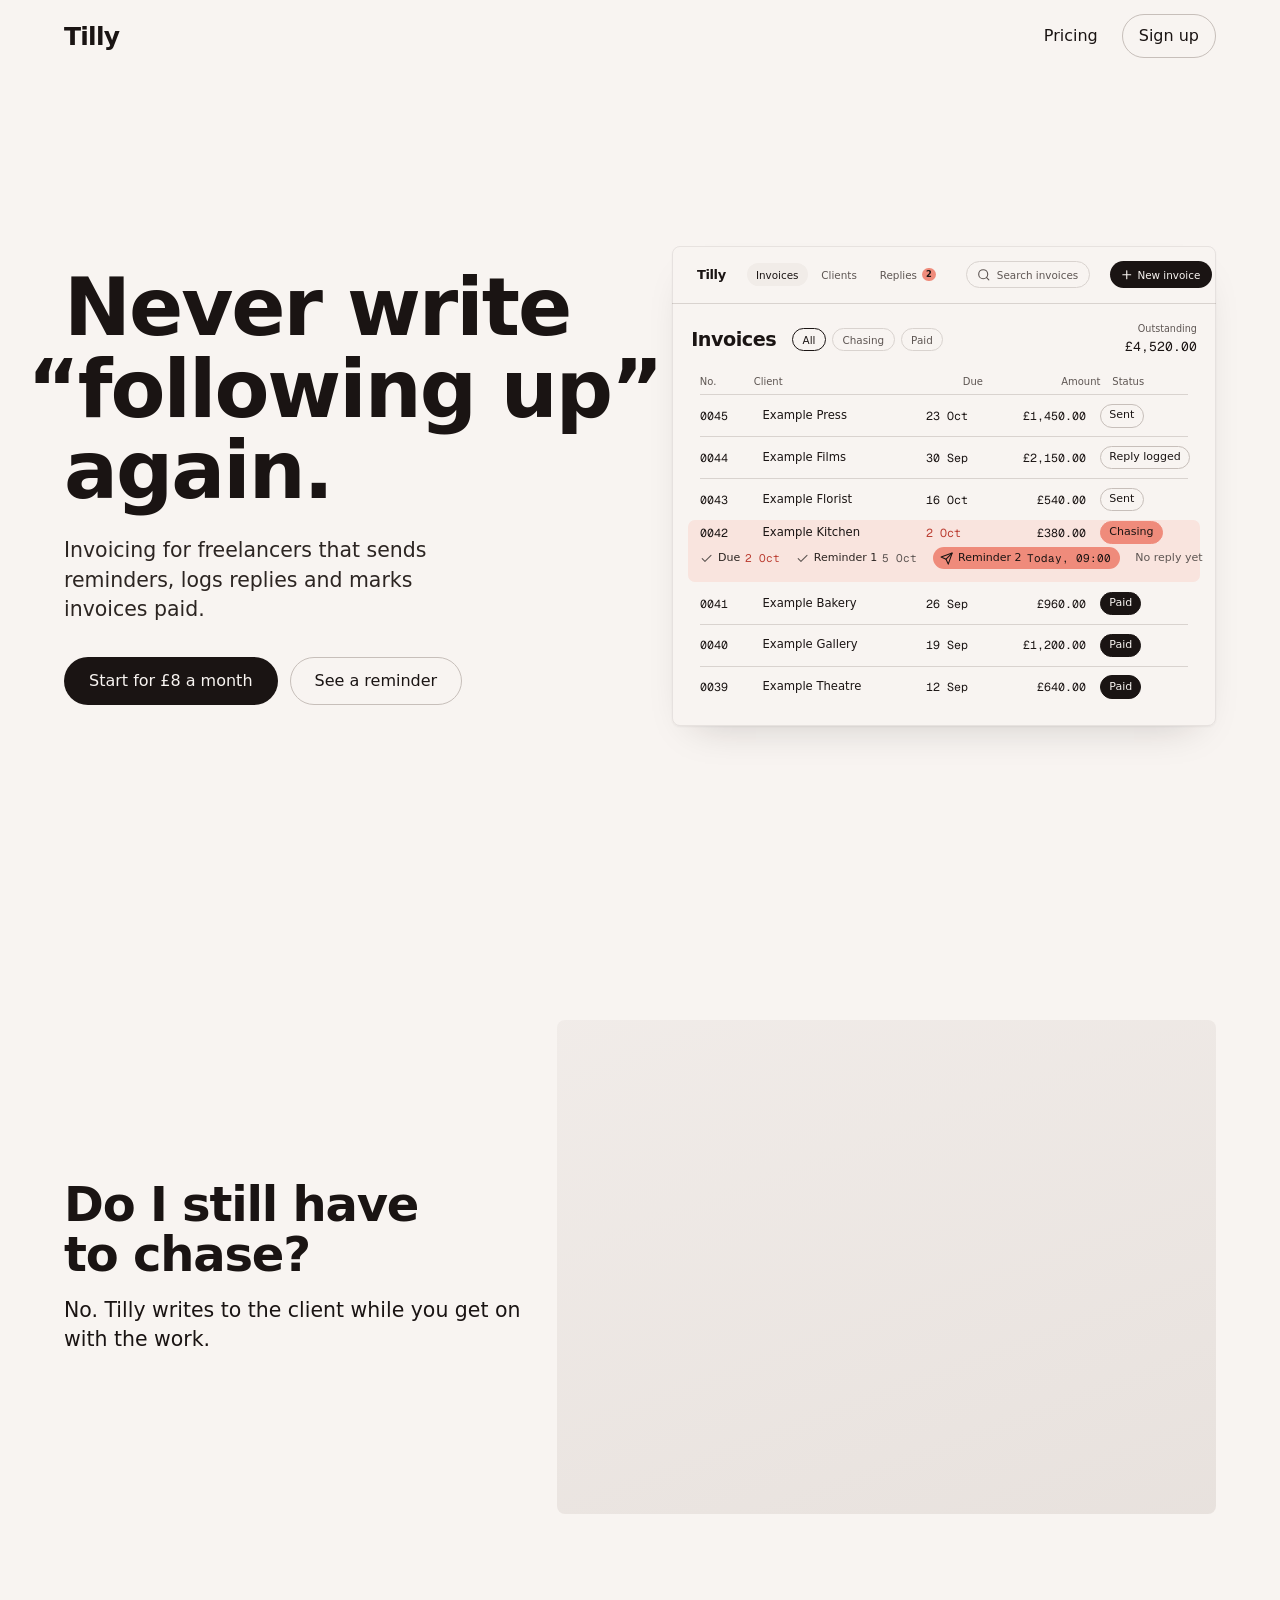
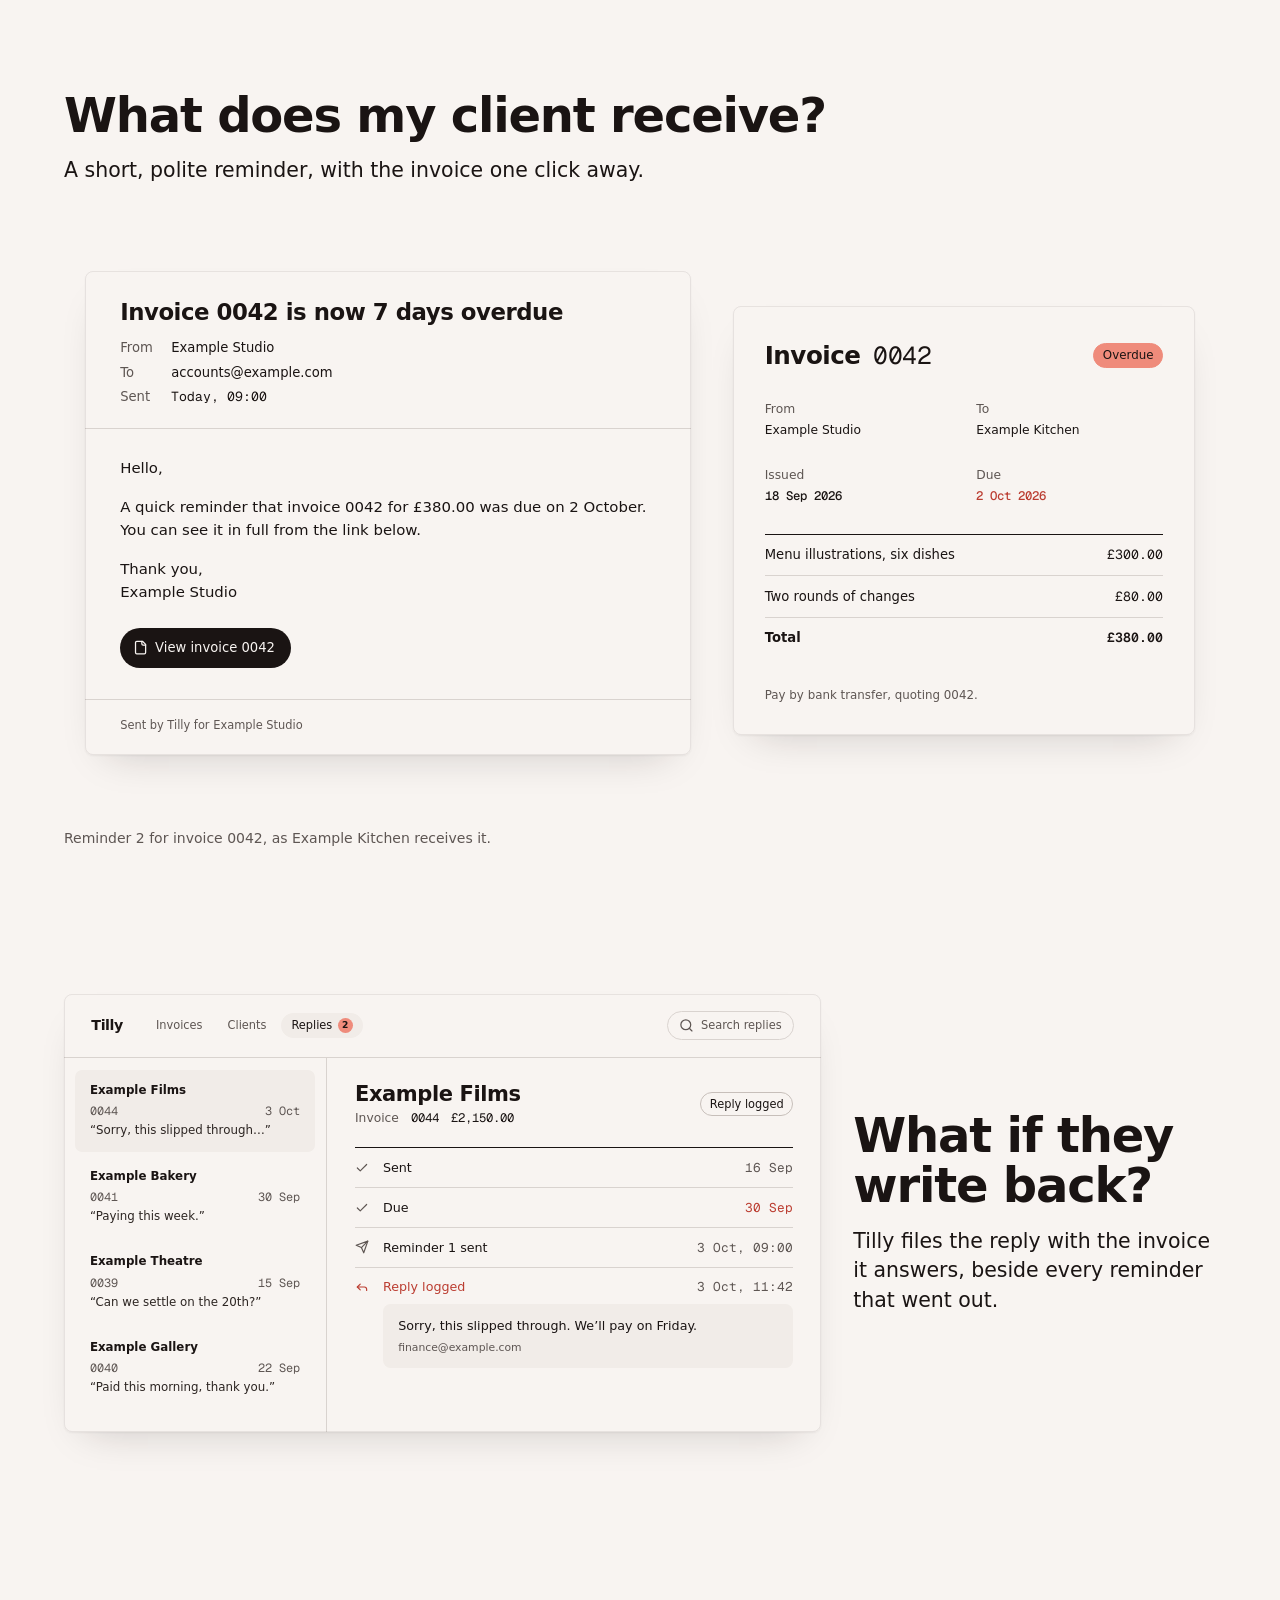
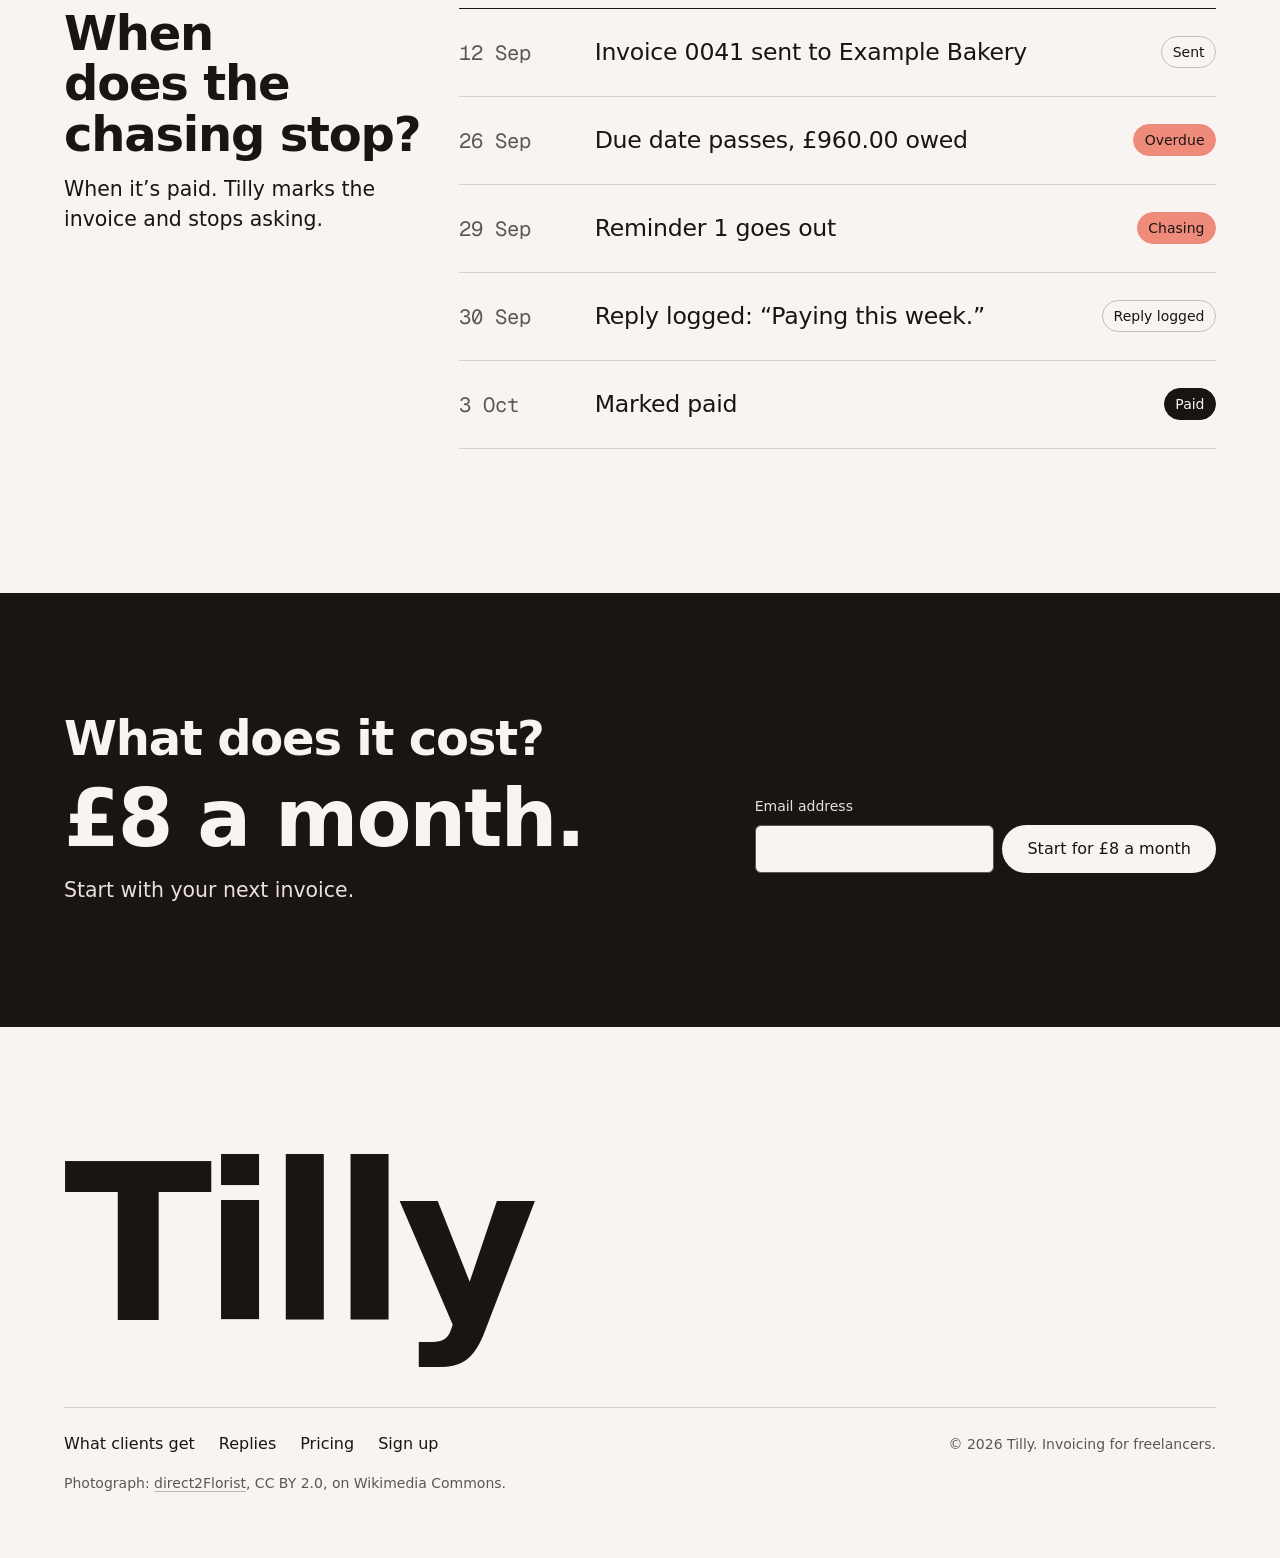
<file: .claude/skills/hallmark/scripts/fixtures/exemplars/modern-minimal.html>
<!doctype html>
<html lang="en-GB">
<head>
<meta charset="utf-8">
<meta name="viewport" content="width=device-width, initial-scale=1">
<title>Tilly, invoicing that chases late payments for you</title>
<meta name="description" content="Tilly is invoicing for freelancers that sends the reminders, logs the replies and marks invoices paid, for 8 pounds a month.">
<link rel="preconnect" href="https://api.fontshare.com" crossorigin>
<link rel="preconnect" href="https://fonts.googleapis.com">
<link rel="preconnect" href="https://fonts.gstatic.com" crossorigin>
<link href="https://api.fontshare.com/v2/css?f[]=general-sans@400,500,600&amp;display=swap" rel="stylesheet">
<link href="https://fonts.googleapis.com/css2?family=Geist+Mono:wght@400&amp;display=swap" rel="stylesheet">
<style>
/* Hallmark · job: sign up · shape: Conversational FAQ, opened by the product · genre: modern-minimal · theme: Coral (by request)
 * hero: Settled · nav: edge-aligned, the wordmark at the left, one link and one outlined pill at the right · footer: mast, the wordmark large over the links · imagery: product sample in hero, demo-2 and demo-3, photographs library 1 muted sepia=8 · signature: invoice 0042 being chased, live in the hero
 * axes: light/grotesk-sans/warm · posture: restrained · contrast: pass · fold: pass · v2.0.0 */
/* Hallmark · pre-emit critique: P4 H4 E4 S5 R4 V5 · weakest: E, the built screens must read as one product at every width, so every inner length is in em on a container-unit base, the screens scale as a whole and re-lay themselves on a phone */
/* Hallmark · hero-review: subagent · fix · 5 findings · 5 resolved · finish-review: in-thread, the subagent limit was reached · ship · 1 finding · 1 resolved · gap: none */
:root {
  color-scheme: light;
  --space-3xs: 2px; --space-2xs: 4px; --space-xs: 8px; --space-sm: 12px; --space-md: 16px; --space-lg: 24px; --space-xl: 40px; --space-2xl: 64px; --space-3xl: 96px; --space-4xl: 144px;
  --text-xs: 0.8125rem; --text-sm: 0.875rem; --text-md: 1rem; --text-lg: 1.25rem; --text-xl: 1.5625rem; --text-2xl: 1.953rem; --text-3xl: 2.441rem;
  --text-display-s: clamp(2.25rem, 4vw + 0.5rem, 3.75rem); --text-display: clamp(2.75rem, 5vw + 1rem, 5.25rem);
  --text-section: clamp(2rem, 2.5vw + 1rem, 3.5rem); --text-title: clamp(1.25rem, 0.75vw + 0.875rem, 1.625rem); --text-lead: clamp(1.125rem, 0.35vw + 1rem, 1.375rem);
  --ease-out: cubic-bezier(0.16, 1, 0.3, 1); --ease-in: cubic-bezier(0.7, 0, 0.84, 0); --ease-in-out: cubic-bezier(0.65, 0, 0.35, 1);
  --dur-micro: 120ms; --dur-short: 220ms; --dur-long: 420ms;
  --color-error: oklch(52% 0.19 27); --color-success: oklch(50% 0.12 150);
  --container: 1440px; --gutter: 64px; --gap-columns: 32px; --section-gap-s: 120px; --section-gap: 144px; --section-gap-l: 176px;
  --z-base: 1; --z-raised: 10; --z-dropdown: 100; --z-sticky: 200; --z-sticky-nav: 300; --z-modal: 400; --z-toast: 500; --z-tooltip: 600;
  --color-paper: oklch(97% 0.006 55); --color-paper-2: oklch(94.5% 0.007 55); --color-paper-3: oklch(91.5% 0.009 55);
  --color-ink: oklch(20% 0.010 35); --color-ink-2: oklch(27% 0.012 40); --color-muted: oklch(46% 0.012 45);
  --color-rule: oklch(87% 0.009 55); --color-rule-2: oklch(81% 0.011 55);
  --color-accent: oklch(74% 0.125 30); --color-accent-ink: oklch(20% 0.010 35); --color-accent-2: oklch(54% 0.165 29); --color-focus: oklch(54% 0.17 30);
  --font-display: "General Sans", ui-sans-serif, system-ui, sans-serif; --font-body: var(--font-display);
  --font-outlier: "Geist Mono", ui-monospace, monospace;
  --radius-card: 8px; --radius-input: 6px; --radius-pill: 999px; --rule-hair: 1px;
  --shadow-card: 0 1px 2px oklch(20% 0.01 35 / 0.05);
  --shadow-lift: 0 1px 2px oklch(20% 0.01 35 / 0.05), 0 18px 40px -22px oklch(20% 0.01 35 / 0.22);
  --tracking-display: -0.025em; --display-weight: 600;
}
*, *::before, *::after { box-sizing: border-box; }
html, body { overflow-x: clip; }
html { scrollbar-color: var(--color-muted) var(--color-paper); scroll-padding-top: var(--space-3xl); }
body { margin: 0; background: var(--color-paper); color: var(--color-ink); font-family: var(--font-body); font-size: var(--text-md); line-height: 1.55; -webkit-font-smoothing: antialiased; caret-color: var(--color-accent); }
::selection { background: color-mix(in oklab, var(--color-accent) 35%, transparent); }
:focus-visible { outline: 2px solid var(--color-focus); outline-offset: 2px; }
a { color: inherit; text-decoration-thickness: 1px; text-underline-offset: 0.16em; }
h1, h2, h3 { margin: 0; font-family: var(--font-display); font-weight: var(--display-weight, 700); font-synthesis: none; letter-spacing: var(--tracking-display); line-height: 1.05; overflow-wrap: break-word; min-width: 0; text-wrap: balance; }
h1 { max-width: 20ch; font-size: var(--text-display); } h2 { max-width: 30ch; font-size: var(--text-section); } h3 { max-width: 40ch; font-size: var(--text-title); line-height: 1.2; }
.lead { font-size: var(--text-lead); line-height: 1.45; max-width: 52ch; }
p { margin: 0; text-wrap: pretty; }
p:not([class]) { max-width: 65ch; }
img, video { max-width: 100%; height: auto; display: block; }
svg { display: block; }
[hidden] { display: none !important; }
button, input, select, textarea { font: inherit; }
.container { width: 100%; max-width: var(--container); margin-inline: auto; padding-inline: var(--gutter); box-sizing: border-box; }
.num, .figure, td.num { font-variant-numeric: tabular-nums; }
.visually-hidden { position: absolute; width: 1px; height: 1px; overflow: hidden; clip-path: inset(50%); white-space: nowrap; }
[data-slot] { position: relative; overflow: hidden; background: linear-gradient(160deg, var(--color-paper-2, var(--color-paper)), var(--color-paper-3, var(--color-paper))); }
[data-slot] > img { position: absolute; inset: 0; width: 100%; height: 100%; object-fit: cover; z-index: 1; }
[data-slot]:has(> img) > :not(img):not([data-keep]) { display: none !important; }
@media (max-width: 60rem) { :root { --gutter: 24px; --section-gap-s: 80px; --section-gap: 96px; --section-gap-l: 120px; } }
@media (max-width: 40rem) { :root { --gutter: 16px; --section-gap-s: 56px; --section-gap: 72px; --section-gap-l: 96px; --gap-columns: 16px; } }
@media (prefers-reduced-motion: reduce) { *:not(.keep-motion), *:not(.keep-motion)::before, *:not(.keep-motion)::after { animation-duration: 0.01ms !important; animation-iteration-count: 1 !important; transition-duration: 0.01ms !important; scroll-behavior: auto !important; } }
/* photographs: muted sepia=8 */
[data-slot] > img { filter: saturate(0.65) contrast(0.97) sepia(0.08); }
:root { --nav-h: 72px; --app-line: color-mix(in oklab, var(--color-ink) 8%, transparent); }

/* Chrome */
.skip { position: absolute; left: var(--space-md); top: calc(-1 * var(--space-3xl)); z-index: var(--z-toast); padding: var(--space-xs) var(--space-md); border-radius: var(--radius-input); background: var(--color-ink); color: var(--color-paper); }
.skip:focus-visible { top: var(--space-md); }

.site__in { display: flex; align-items: center; justify-content: space-between; gap: var(--space-lg); min-height: var(--nav-h); }
.wordmark { font: var(--display-weight) var(--text-xl)/1 var(--font-display); letter-spacing: -0.03em; text-decoration: none; color: var(--color-ink); }
.site__nav { display: flex; align-items: center; gap: var(--space-lg); }
.site__link { font-weight: 500; text-decoration: none; text-decoration-color: transparent; transition: text-decoration-color var(--dur-short) var(--ease-out); }
.site__link:hover { text-decoration: underline; text-decoration-color: var(--color-accent-2); text-underline-offset: 0.3em; }
.wordmark:focus-visible, .site__link:focus-visible { outline: 2px solid var(--color-focus); outline-offset: var(--space-2xs); border-radius: var(--space-3xs); }

/* Controls: the ink pill and the outlined pill */
.btn { display: inline-flex; align-items: center; justify-content: center; gap: var(--space-xs); min-height: 48px; padding: 0 var(--space-lg); border: 1px solid transparent; border-radius: var(--radius-pill); font: 500 var(--text-md)/1 var(--font-body); white-space: nowrap; text-decoration: none; cursor: pointer; transition: background-color var(--dur-short) var(--ease-out), border-color var(--dur-short) var(--ease-out), transform var(--dur-micro) var(--ease-out); }
.btn--primary { background: var(--color-ink); color: var(--color-paper); }
.btn--primary:hover { background: var(--color-ink-2); }
.btn--secondary { border-color: var(--color-rule-2); background: transparent; color: var(--color-ink); }
.btn--secondary:hover { border-color: var(--color-ink); }
.btn--sm { min-height: 44px; padding: 0 var(--space-md); }
.btn:active { transform: translateY(1px); }
.btn:focus-visible { outline: 2px solid var(--color-focus); outline-offset: 2px; }
.btn:disabled, .btn[aria-disabled="true"] { opacity: 0.55; cursor: not-allowed; transform: none; }
.btn[aria-busy="true"] { cursor: progress; }

/* Hero: Settled, the text on one half and the product on the other */
.hero { display: grid; align-items: center; min-height: calc(100dvh - var(--nav-h)); padding-block: var(--space-xl); box-sizing: border-box; }
.hero__grid { display: grid; grid-template-columns: minmax(0, 1fr) minmax(0, 1fr); column-gap: var(--space-2xl); align-items: center; }
.hero__text { display: grid; gap: var(--space-lg); justify-items: start; }
.hero h1 { max-width: none; line-height: 1.02; }
.hang { margin-left: -0.46em; }
.hero .lead { max-width: 34ch; color: var(--color-ink-2); }
.actions { display: flex; flex-wrap: wrap; gap: var(--space-sm); margin-top: var(--space-xs); }

/* The built product: one picture that scales as a whole; every inner length is in em of a design pixel times ten */
.slot { margin: 0; container-type: inline-size; }
.lifted { border-radius: var(--radius-card); box-shadow: var(--shadow-lift); outline: 1px solid var(--app-line); outline-offset: -1px; }
.app[data-slot] { background: var(--color-paper); }
.app--hero { aspect-ratio: 68 / 60; }
.ui { height: 100%; display: flex; flex-direction: column; font-size: calc(100cqi / 68); color: var(--color-ink); line-height: 1.35; }
.ui svg { width: 1.6em; height: 1.6em; flex-shrink: 0; fill: none; stroke: currentColor; stroke-width: 2; stroke-linecap: round; stroke-linejoin: round; }
.fig { font-family: var(--font-outlier); font-weight: 400; font-variant-numeric: tabular-nums; }

.ui__bar { display: flex; align-items: center; gap: 2em; height: 5.6em; padding: 0 2.4em; border-bottom: 1px solid var(--color-rule); font-size: 1.3em; font-weight: 500; }
.ui__bar svg { width: 1.3em; height: 1.3em; }
.ui__mark { font-weight: 600; font-size: 1.25em; letter-spacing: -0.03em; }
.ui__chips { display: flex; gap: 0.4em; }
.ui__chip { display: inline-flex; align-items: center; gap: 0.5em; padding: 0.45em 0.9em; border-radius: var(--radius-pill); color: var(--color-muted); }
.ui__chip.is-on { background: var(--color-paper-2); color: var(--color-ink); }
.ui__badge { display: inline-grid; place-items: center; min-width: 1.6em; height: 1.6em; padding: 0 0.4em; border-radius: var(--radius-pill); background: var(--color-accent); color: var(--color-accent-ink); font-size: 0.8em; font-weight: 600; box-sizing: border-box; }
.ui__input { display: inline-flex; align-items: center; gap: 0.6em; white-space: nowrap; margin-left: auto; height: 2.6em; padding: 0 1em; border: 1px solid var(--color-rule); border-radius: var(--radius-pill); color: var(--color-muted); font-weight: 400; }
.ui__control { display: inline-flex; align-items: center; gap: 0.4em; white-space: nowrap; height: 2.6em; padding: 0 1.1em 0 0.9em; border-radius: var(--radius-pill); background: var(--color-ink); color: var(--color-paper); }

.ui__head { display: flex; align-items: center; gap: 2em; padding: 2.4em 2.4em 1.6em; }
.ui__title { font-size: 2.4em; font-weight: 600; letter-spacing: -0.025em; line-height: 1; }
.ui__tags { display: flex; gap: 0.6em; font-size: 1.3em; font-weight: 500; }
.ui__tag { padding: 0.35em 0.9em; border: 1px solid var(--color-rule); border-radius: var(--radius-pill); color: var(--color-muted); }
.ui__tag.is-on { border-color: var(--color-ink); color: var(--color-ink); }
.ui__owed { display: grid; gap: 0.2em; margin-left: auto; text-align: right; font-size: 1.2em; font-weight: 500; color: var(--color-muted); }
.ui__owed b { font-size: 1.35em; color: var(--color-ink); }

.ledger { padding: 0 2.4em; font-size: 1.45em; }
.ledger__row { display: grid; grid-template-columns: 4.2em minmax(0, 1fr) 5.2em 7.4em 7.6em; align-items: center; column-gap: 1.2em; min-height: 3.6em; border-top: 1px solid var(--color-rule); }
.ledger__row--head { min-height: 2.6em; border-top: 0; font-size: 0.86em; font-weight: 500; color: var(--color-muted); }
.ledger__row .r { text-align: right; }
.ledger__row .late { color: var(--color-accent-2); }
.ledger__row.is-open { margin: 0 -1em; padding: 0 1em; border-radius: 0.6em; border-top-color: transparent; background: color-mix(in oklab, var(--color-accent) 16%, var(--color-paper)); }
.ledger__row.is-open + .ledger__row { border-top-color: transparent; }
.status { display: inline-block; padding: 0.3em 0.75em; border: 1px solid var(--color-rule-2); border-radius: var(--radius-pill); font-size: 0.95em; font-style: normal; font-weight: 500; white-space: nowrap; }
.status--late { border-color: var(--color-accent); background: var(--color-accent); color: var(--color-accent-ink); }
.status--done { border-color: var(--color-ink); background: var(--color-ink); color: var(--color-paper); }

.chase { grid-column: 1 / -1; display: flex; align-items: center; gap: 1.4em; padding: 0.3em 0 1.2em; font-size: 0.95em; font-weight: 500; white-space: nowrap; }
.chase__status { display: inline-flex; align-items: center; gap: 0.45em; flex-shrink: 0; color: var(--color-ink-2); }
.chase__status svg { width: 1.2em; height: 1.2em; color: var(--color-muted); }
.chase__status b { font-weight: 400; color: var(--color-muted); }
.chase__status.is-late b { color: var(--color-accent-2); }
.chase__status.is-now { padding: 0.3em 0.85em 0.3em 0.65em; border-radius: var(--radius-pill); background: var(--color-accent); color: var(--color-accent-ink); }
.chase__status.is-now svg { color: var(--color-accent-ink); }
.chase__status.is-now b { color: var(--color-accent-ink); }
.chase__note { margin-left: auto; color: var(--color-muted); font-weight: 400; }

/* The questions, in the order a freelancer asks them */
.q--work { padding-top: var(--section-gap-s); }
.q--receive { padding-top: var(--section-gap-l); }
.q--replies { padding-top: var(--section-gap); }
.q--paid { padding-block: var(--section-gap-l) var(--section-gap); }
.q__head { display: grid; gap: var(--space-md); margin-bottom: var(--space-2xl); }
.split, .rows, .band__grid { display: grid; grid-template-columns: repeat(12, minmax(0, 1fr)); column-gap: var(--gap-columns); }
.split { align-items: center; }
.split__text { display: grid; gap: var(--space-md); align-content: center; }
.split--work .split__text { grid-column: 1 / span 5; }
.split--work .photo { grid-column: 6 / span 7; }
.split--replies .app--replies { grid-column: 1 / span 8; }
.split--replies .split__text { grid-column: 9 / span 4; }

.photo { margin: 0; aspect-ratio: 4 / 3; border-radius: var(--radius-card); }
.photo > img { border-radius: inherit; outline: 1px solid color-mix(in oklab, var(--color-ink) 6%, transparent); outline-offset: -1px; }

/* The client's side: the reminder and the invoice it links to, straight on the paper */
.showcase { margin: 0; }
.showcase figcaption { margin-top: var(--space-md); font-size: var(--text-sm); font-weight: 500; color: var(--color-muted); }
.client { aspect-ratio: 1312 / 640; }
.client[data-slot] { background: var(--color-paper); }
.client__in { height: 100%; box-sizing: border-box; display: flex; align-items: flex-start; gap: 4.8em; padding: 2.4em; font-size: calc(100cqi / 131.2); color: var(--color-ink); line-height: 1.4; }
.doc { background: var(--color-paper); border-radius: var(--radius-card); box-shadow: var(--shadow-lift); outline: 1px solid var(--app-line); outline-offset: -1px; }
.doc p { margin: 0; max-width: none; }
.mail { display: grid; flex: 76 1 0; min-width: 0; }
.mail__head { display: grid; gap: 1.6em; padding: 3.2em 4em 2.4em; border-bottom: 1px solid var(--color-rule); }
.mail__subject { font-size: 2.6em; font-weight: 600; letter-spacing: -0.02em; line-height: 1.15; }
.mail__meta { display: grid; grid-template-columns: auto minmax(0, 1fr); gap: 0.45em 1.4em; font-size: 1.5em; }
.mail__meta span:nth-child(odd) { color: var(--color-muted); }
.mail__body { display: grid; gap: 1.8em; padding: 3.2em 4em 3.6em; line-height: 1.55; }
.mail__body p { font-size: 1.7em; }
.mail__link { justify-self: start; display: inline-flex; align-items: center; gap: 0.5em; margin-top: 0.6em; padding: 0.75em 1.25em 0.75em 1em; border-radius: var(--radius-pill); background: var(--color-ink); color: var(--color-paper); font-size: 1.5em; font-weight: 500; }
.doc svg { width: 1.15em; height: 1.15em; fill: none; stroke: currentColor; stroke-width: 2; stroke-linecap: round; stroke-linejoin: round; }
.mail__foot { padding: 2em 4em 2.4em; border-top: 1px solid var(--color-rule); color: var(--color-muted); }
.mail__foot span { font-size: 1.3em; }
.inv { display: grid; flex: 50 1 0; min-width: 0; gap: 3.2em; padding: 3.6em; margin-top: 4em; }
.inv__top { display: flex; align-items: center; justify-content: space-between; }
.inv__title { font-size: 2.8em; font-weight: 600; letter-spacing: -0.02em; }
.inv__title b { margin-left: 0.2em; }
.inv .status { font-size: 1.35em; }
.inv__parties, .inv__dates { display: flex; gap: 2em; font-size: 1.4em; color: var(--color-muted); }
.inv__parties span, .inv__dates span { flex: 1 1 0; display: grid; gap: 0.3em; }
.inv__parties b, .inv__dates b { color: var(--color-ink); font-weight: 500; }
.inv__dates b.late, .thread__steps b.late { color: var(--color-accent-2); }
.inv__lines { display: grid; grid-template-columns: minmax(0, 1fr) auto; font-size: 1.5em; border-top: 1px solid var(--color-ink); }
.inv__lines span { padding: 0.85em 0; border-bottom: 1px solid var(--color-rule); }
.inv__lines .fig { text-align: right; }
.inv__lines .inv__total { border-bottom: 0; font-weight: 600; }
.inv__pay { font-size: 1.35em; color: var(--color-muted); }

/* The replies screen */
.app--replies { aspect-ratio: 864 / 500; }
.app--replies .ui { font-size: calc(100cqi / 86.4); }
.inbox { flex: 1; display: grid; grid-template-columns: 30em minmax(0, 1fr); min-height: 0; }
.inbox__list { display: grid; align-content: start; gap: 0.4em; padding: 1.4em 1.2em; border-right: 1px solid var(--color-rule); }
.inbox__item { display: grid; grid-template-columns: minmax(0, 1fr) auto; gap: 0.35em 1em; padding: 1.1em 1.3em; border-radius: 0.6em; font-size: 1.35em; }
.inbox__item b { font-weight: 600; }
.inbox__item .fig { grid-row: 2; color: var(--color-muted); }
.inbox__date { grid-column: 2; grid-row: 1; color: var(--color-muted); }
.inbox__line { grid-column: 1 / -1; color: var(--color-ink-2); white-space: nowrap; overflow: hidden; text-overflow: ellipsis; }
.inbox__item.is-on { background: var(--color-paper-2); }
.thread { display: grid; align-content: start; gap: 2.4em; padding: 2.8em 3.2em; }
.thread__head { display: grid; grid-template-columns: minmax(0, 1fr) auto; align-items: center; gap: 0.5em 1em; }
.thread__who { font-size: 2.4em; font-weight: 600; letter-spacing: -0.02em; line-height: 1.1; }
.thread__what { grid-row: 2; display: flex; gap: 1em; font-size: 1.4em; color: var(--color-muted); }
.thread__what b { color: var(--color-ink); font-weight: 400; }
.thread__head .status { grid-row: 1 / span 2; grid-column: 2; font-size: 1.3em; }
.thread__steps { list-style: none; margin: 0; padding: 0; font-size: 1.45em; border-top: 1px solid var(--color-ink); }
.thread__steps li { display: grid; grid-template-columns: 1.4em minmax(0, 1fr) auto; align-items: center; column-gap: 0.8em; padding: 0.85em 0; border-bottom: 1px solid var(--color-rule); }
.thread__steps svg { width: 1.1em; height: 1.1em; color: var(--color-muted); }
.thread__steps b { font-weight: 400; color: var(--color-muted); }
.thread__steps .is-reply { border-bottom: 0; }
.thread__steps .is-reply svg, .thread__steps .is-reply span { color: var(--color-accent-2); }
.thread__quote { grid-column: 2 / -1; margin: 0.7em 0 0; padding: 1em 1.2em; border-radius: 0.6em; background: var(--color-paper-2); }
.thread__quote p { margin: 0; color: var(--color-ink); line-height: 1.45; }
.thread__quote cite { display: block; margin-top: 0.5em; font-size: 0.85em; font-style: normal; color: var(--color-muted); }

/* One invoice from sent to paid, as rows */
.rows { align-items: start; }
.rows__head { grid-column: 1 / span 4; display: grid; gap: var(--space-md); }
.life { grid-column: 5 / span 8; margin: 0; padding: 0; list-style: none; border-top: 1px solid var(--color-ink); }
.life li { display: grid; grid-template-columns: 6.5rem minmax(0, 1fr) auto; align-items: center; column-gap: var(--gap-columns); min-height: 88px; border-bottom: 1px solid var(--color-rule); }
.life__date { font-size: var(--text-lead); color: var(--color-muted); }
.life__what { font-size: var(--text-title); font-weight: 500; letter-spacing: -0.01em; line-height: 1.25; }
.life .status { font-size: var(--text-sm); }

/* The price, on the one ink band */
.band { padding-block: var(--section-gap-s); background: var(--color-ink); color: var(--color-paper); }
.band__grid { align-items: end; }
.band__text { grid-column: 1 / span 7; display: grid; gap: var(--space-md); }
.band h2 { color: var(--color-paper); }
.price { font: var(--display-weight) var(--text-display)/1 var(--font-display); letter-spacing: var(--tracking-display); font-variant-numeric: tabular-nums; color: var(--color-paper); }
.band__line { font-size: var(--text-lead); color: var(--color-paper-3); }
.signup { grid-column: 8 / span 5; display: grid; gap: var(--space-xs); min-width: 0; }
.signup label { font-size: var(--text-sm); font-weight: 500; color: var(--color-paper-3); }
.signup__row { display: flex; flex-wrap: wrap; gap: var(--space-xs); }
.signup input { flex: 1 1 12rem; min-width: 0; width: 100%; height: 48px; padding: 0 var(--space-md); border: 1px solid var(--color-muted); border-radius: var(--radius-input); background: var(--color-paper); color: var(--color-ink); font-size: var(--text-md); outline: 2px solid transparent; outline-offset: -3px; transition: background-color var(--dur-short) var(--ease-out); }
.signup input:hover { background: var(--color-paper-2); }
.signup input:focus-visible { outline-color: var(--color-focus); }
.signup input[aria-invalid] { border-color: var(--color-error); }
.signup input:disabled { opacity: 0.55; cursor: not-allowed; }
.signup__help { min-height: 1lh; margin-top: var(--space-2xs); font-size: var(--text-sm); color: var(--color-paper-3); }
.btn--invert { background: var(--color-paper); color: var(--color-ink); }
.btn--invert:hover { background: var(--color-paper-2); }

/* The mast */
.mast { padding-block: var(--section-gap-s) var(--space-2xl); }
.mast__mark { margin-bottom: var(--space-2xl); font: var(--display-weight) clamp(7rem, 17vw, 15rem)/0.9 var(--font-display); letter-spacing: -0.045em; color: var(--color-ink); }
.mast__row { display: flex; flex-wrap: wrap; align-items: baseline; justify-content: space-between; gap: var(--space-lg); padding-top: var(--space-lg); border-top: 1px solid var(--color-rule); }
.mast__links { display: flex; flex-wrap: wrap; gap: var(--space-lg); }
.mast__links a { font-weight: 500; text-decoration-color: transparent; text-underline-offset: 0.3em; transition: text-decoration-color var(--dur-short) var(--ease-out); }
.mast__links a:hover { text-decoration-color: var(--color-accent-2); }
.mast__links a:focus-visible { outline: 2px solid var(--color-focus); outline-offset: var(--space-2xs); border-radius: var(--space-3xs); }
.mast__legal { font-size: var(--text-sm); color: var(--color-muted); }
.mast__credit { margin-top: var(--space-md); font-size: var(--text-sm); line-height: 1.55; color: var(--color-muted); }
.mast__credit a { color: inherit; text-decoration: underline; text-decoration-thickness: 1px; text-underline-offset: 0.2em; text-decoration-color: color-mix(in oklab, currentColor 40%, transparent); }
.mast__credit a:hover { text-decoration-color: currentColor; }


@container (max-width: 40rem) {
  .client__in { font-size: calc(100cqi / 48); padding: 1.2em; }
  .inv, .inbox__list { display: none; }
  .app--replies .ui { font-size: calc(100cqi / 48); }
  .inbox { grid-template-columns: minmax(0, 1fr); }
  .thread { padding: 2em; }
}

@container (max-width: 30rem) {
  .ui { font-size: calc(100cqi / 40); }
  .ui__input, .ui__chip:nth-child(2), .ui__owed, .chase__note, .chase__status:nth-child(1) { display: none; }
  .ledger__row { grid-template-columns: minmax(0, 1fr) auto auto; }
  .ledger__row > :nth-child(1), .ledger__row > :nth-child(3), .ledger__row:nth-child(n+8) { display: none; }
  .chase { flex-wrap: wrap; row-gap: 0.6em; }
}
@media (max-width: 40rem) { .app--hero { aspect-ratio: 4 / 5; } .app--replies { aspect-ratio: 1 / 1; } .client { aspect-ratio: 5 / 7; } .hang { margin-left: -0.3em; } .life li { grid-template-columns: minmax(0, 1fr) auto; row-gap: var(--space-2xs); padding-block: var(--space-md); } .life__date { grid-column: 1 / -1; } }

@media (max-width: 60rem) {
  .hero { min-height: 0; padding-block: var(--space-xl) var(--space-3xl); }
  .hero__grid { grid-template-columns: minmax(0, 1fr); row-gap: var(--space-xl); }
  .split, .rows, .band__grid { grid-template-columns: minmax(0, 1fr); row-gap: var(--space-xl); }
  .split > *, .rows > *, .band__grid > *, .split--work .split__text, .split--work .photo, .split--replies .app--replies, .split--replies .split__text, .rows__head, .life, .band__text, .signup { grid-column: 1 / -1; }
  .split--replies .split__text { order: -1; }
  .life li { min-height: 72px; }
}
</style>
</head>
<body id="top">
<a class="skip" href="#main">Skip to content</a>

<header class="site">
  <div class="container site__in">
    <a class="wordmark" href="#top" aria-label="Tilly, back to the top">Tilly</a>
    <nav class="site__nav" aria-label="Page">
      <a class="site__link" href="#cost">Pricing</a>
      <a class="btn btn--secondary btn--sm" href="#start">Sign up</a>
    </nav>
  </div>
</header>

<main id="main">
  <section class="hero" aria-labelledby="hero-head">
    <div class="container hero__grid">
      <div class="hero__text">
        <h1 id="hero-head">Never write<br><span class="hang">“</span>following&nbsp;up”<br>again.</h1>
        <p class="lead">Invoicing for freelancers that sends reminders, logs replies and marks invoices paid.</p>
        <div class="actions">
          <a class="btn btn--primary" href="#start">Start for £8 a month</a>
          <a class="btn btn--secondary" href="#receive">See a reminder</a>
        </div>
      </div>

      <figure class="slot app app--hero lifted" data-slot="hero" data-alt="Your invoices screen, with one late invoice being chased" role="img" aria-label="The Tilly invoices screen: invoice 0042 for Example Kitchen, 380 pounds, due on 2 October, is being chased; its first reminder went on 5 October and the second this morning.">
        <div class="ui" aria-hidden="true">
          <div class="ui__bar">
            <span class="ui__mark">Tilly</span>
            <span class="ui__chips"><span class="ui__chip is-on">Invoices</span><span class="ui__chip">Clients</span><span class="ui__chip">Replies<b class="ui__badge">2</b></span></span>
            <span class="ui__input"><svg aria-hidden="true" viewBox="0 0 24 24"><circle cx="11" cy="11" r="8"/><path d="m21 21-4.3-4.3"/></svg>Search invoices</span>
            <span class="ui__control"><svg aria-hidden="true" viewBox="0 0 24 24"><path d="M5 12h14"/><path d="M12 5v14"/></svg>New invoice</span>
          </div>
          <div class="ui__head">
            <span class="ui__title">Invoices</span>
            <span class="ui__tags"><span class="ui__tag is-on">All</span><span class="ui__tag">Chasing</span><span class="ui__tag">Paid</span></span>
            <span class="ui__owed">Outstanding<b class="fig">£4,520.00</b></span>
          </div>
          <div class="ledger">
            <div class="ledger__row ledger__row--head"><span>No.</span><span>Client</span><span>Due</span><span class="r">Amount</span><span>Status</span></div>
            <div class="ledger__row"><span class="fig">0045</span><span>Example Press</span><span class="fig">23 Oct</span><span class="fig r">£1,450.00</span><span><i class="status">Sent</i></span></div>
            <div class="ledger__row"><span class="fig">0044</span><span>Example Films</span><span class="fig">30 Sep</span><span class="fig r">£2,150.00</span><span><i class="status">Reply logged</i></span></div>
            <div class="ledger__row"><span class="fig">0043</span><span>Example Florist</span><span class="fig">16 Oct</span><span class="fig r">£540.00</span><span><i class="status">Sent</i></span></div>
            <div class="ledger__row is-open">
              <span class="fig">0042</span><span>Example Kitchen</span><span class="fig late">2 Oct</span><span class="fig r">£380.00</span><span><i class="status status--late">Chasing</i></span>
              <div class="chase">
                <span class="chase__status is-done is-late"><svg aria-hidden="true" viewBox="0 0 24 24"><path d="M20 6 9 17l-5-5"/></svg>Due<b class="fig">2 Oct</b></span>
                <span class="chase__status is-done"><svg aria-hidden="true" viewBox="0 0 24 24"><path d="M20 6 9 17l-5-5"/></svg>Reminder 1<b class="fig">5 Oct</b></span>
                <span class="chase__status is-now"><svg aria-hidden="true" viewBox="0 0 24 24"><path d="m22 2-7 20-4-9-9-4Z"/><path d="M22 2 11 13"/></svg>Reminder 2<b class="fig">Today, 09:00</b></span>
                <span class="chase__note">No reply yet</span>
              </div>
            </div>
            <div class="ledger__row"><span class="fig">0041</span><span>Example Bakery</span><span class="fig">26 Sep</span><span class="fig r">£960.00</span><span><i class="status status--done">Paid</i></span></div>
            <div class="ledger__row"><span class="fig">0040</span><span>Example Gallery</span><span class="fig">19 Sep</span><span class="fig r">£1,200.00</span><span><i class="status status--done">Paid</i></span></div>
            <div class="ledger__row"><span class="fig">0039</span><span>Example Theatre</span><span class="fig">12 Sep</span><span class="fig r">£640.00</span><span><i class="status status--done">Paid</i></span></div>
          </div>
        </div>
      </figure>
    </div>
  </section>

  <section class="q q--work" id="chase" aria-labelledby="q1">
    <div class="container split split--work">
      <div class="split__text">
        <h2 id="q1">Do I still have to chase?</h2>
        <p class="lead">No. Tilly writes to the client while you get on with the work.</p>
      </div>
      <figure class="photo" data-slot="photo-1" data-alt="Your own work in progress: the desk, bench or studio you invoice from">
        <img src="https://upload.wikimedia.org/wikipedia/commons/thumb/5/5c/Florist_working.jpg/1280px-Florist_working.jpg" width="1920" height="1280" loading="lazy" decoding="async"
             style="object-position: 55% 45%" alt="Hands gathering green stems into a bouquet at a flower shop counter">
      </figure>
    </div>
  </section>

  <section class="q q--receive" id="receive" aria-labelledby="q2">
    <div class="container">
      <div class="q__head">
        <h2 id="q2">What does my client receive?</h2>
        <p class="lead">A short, polite reminder, with the invoice one click away.</p>
      </div>
      <figure class="showcase">
        <div class="slot client" data-slot="demo-2" data-alt="A reminder as your client receives it, beside the invoice it links to" role="img" aria-label="The second reminder for invoice 0042 as Example Kitchen receives it: a short email saying the 380 pounds was due on 2 October, with a link to the invoice, beside the invoice itself marked overdue.">
          <div class="client__in" aria-hidden="true">
            <div class="doc mail">
              <div class="mail__head">
                <p class="mail__subject">Invoice 0042 is now 7 days overdue</p>
                <div class="mail__meta">
                  <span>From</span><span>Example Studio</span>
                  <span>To</span><span>accounts@example.com</span>
                  <span>Sent</span><span class="fig">Today, 09:00</span>
                </div>
              </div>
              <div class="mail__body">
                <p>Hello,</p>
                <p>A quick reminder that invoice 0042 for £380.00 was due on 2 October. You can see it in full from the link below.</p>
                <p>Thank you,<br>Example Studio</p>
                <span class="mail__link"><svg aria-hidden="true" viewBox="0 0 24 24"><path d="M15 2H6a2 2 0 0 0-2 2v16a2 2 0 0 0 2 2h12a2 2 0 0 0 2-2V7Z"/><path d="M14 2v4a2 2 0 0 0 2 2h4"/></svg>View invoice 0042</span>
              </div>
              <p class="mail__foot"><span>Sent by Tilly for Example Studio</span></p>
            </div>
            <div class="doc inv">
              <div class="inv__top"><span class="inv__title">Invoice <b class="fig">0042</b></span><i class="status status--late">Overdue</i></div>
              <div class="inv__parties"><span>From<b>Example Studio</b></span><span>To<b>Example Kitchen</b></span></div>
              <div class="inv__dates"><span>Issued<b class="fig">18 Sep 2026</b></span><span>Due<b class="fig late">2 Oct 2026</b></span></div>
              <div class="inv__lines">
                <span>Menu illustrations, six dishes</span><span class="fig">£300.00</span>
                <span>Two rounds of changes</span><span class="fig">£80.00</span>
                <span class="inv__total">Total</span><span class="fig inv__total">£380.00</span>
              </div>
              <p class="inv__pay">Pay by bank transfer, quoting 0042.</p>
            </div>
          </div>
        </div>
        <figcaption>Reminder 2 for invoice 0042, as Example Kitchen receives it.</figcaption>
      </figure>
    </div>
  </section>

  <section class="q q--replies" id="replies" aria-labelledby="q3">
    <div class="container split split--replies">
      <figure class="slot app app--replies lifted" data-slot="demo-3" data-alt="Your replies screen, with a client's answer filed under its invoice" role="img" aria-label="The Tilly replies screen: Example Films answered the first reminder for invoice 0044 on 3 October, sorry, this slipped through, we will pay on Friday, and the reply sits in the invoice's history under that reminder.">
        <div class="ui" aria-hidden="true">
          <div class="ui__bar">
            <span class="ui__mark">Tilly</span>
            <span class="ui__chips"><span class="ui__chip">Invoices</span><span class="ui__chip">Clients</span><span class="ui__chip is-on">Replies<b class="ui__badge">2</b></span></span>
            <span class="ui__input"><svg aria-hidden="true" viewBox="0 0 24 24"><circle cx="11" cy="11" r="8"/><path d="m21 21-4.3-4.3"/></svg>Search replies</span>
          </div>
          <div class="inbox">
            <div class="inbox__list">
              <div class="inbox__item is-on"><b>Example Films</b><span class="fig">0044</span><span class="fig inbox__date">3 Oct</span><span class="inbox__line">“Sorry, this slipped through…”</span></div>
              <div class="inbox__item"><b>Example Bakery</b><span class="fig">0041</span><span class="fig inbox__date">30 Sep</span><span class="inbox__line">“Paying this week.”</span></div>
              <div class="inbox__item"><b>Example Theatre</b><span class="fig">0039</span><span class="fig inbox__date">15 Sep</span><span class="inbox__line">“Can we settle on the 20th?”</span></div>
              <div class="inbox__item"><b>Example Gallery</b><span class="fig">0040</span><span class="fig inbox__date">22 Sep</span><span class="inbox__line">“Paid this morning, thank you.”</span></div>
            </div>
            <div class="thread">
              <div class="thread__head">
                <span class="thread__who">Example Films</span>
                <span class="thread__what">Invoice <b class="fig">0044</b><b class="fig">£2,150.00</b></span>
                <i class="status">Reply logged</i>
              </div>
              <ol class="thread__steps">
                <li><svg aria-hidden="true" viewBox="0 0 24 24"><path d="M20 6 9 17l-5-5"/></svg><span>Sent</span><b class="fig">16 Sep</b></li>
                <li><svg aria-hidden="true" viewBox="0 0 24 24"><path d="M20 6 9 17l-5-5"/></svg><span>Due</span><b class="fig late">30 Sep</b></li>
                <li><svg aria-hidden="true" viewBox="0 0 24 24"><path d="m22 2-7 20-4-9-9-4Z"/><path d="M22 2 11 13"/></svg><span>Reminder 1 sent</span><b class="fig">3 Oct, 09:00</b></li>
                <li class="is-reply"><svg aria-hidden="true" viewBox="0 0 24 24"><polyline points="9 17 4 12 9 7"/><path d="M20 18v-2a4 4 0 0 0-4-4H4"/></svg><span>Reply logged</span><b class="fig">3 Oct, 11:42</b>
                  <blockquote class="thread__quote"><p>Sorry, this slipped through. We’ll pay on Friday.</p><cite>finance@example.com</cite></blockquote>
                </li>
              </ol>
            </div>
          </div>
        </div>
      </figure>
      <div class="split__text">
        <h2 id="q3">What if they write back?</h2>
        <p class="lead">Tilly files the reply with the invoice it answers, beside every reminder that went out.</p>
      </div>
    </div>
  </section>

  <section class="q q--paid" id="paid" aria-labelledby="q4">
    <div class="container rows">
      <div class="rows__head">
        <h2 id="q4">When does the chasing stop?</h2>
        <p class="lead">When it’s paid. Tilly marks the invoice and stops asking.</p>
      </div>
      <ol class="life" aria-label="Invoice 0041, from sent to paid">
        <li><span class="fig life__date">12 Sep</span><span class="life__what">Invoice 0041 sent to Example Bakery</span><i class="status">Sent</i></li>
        <li><span class="fig life__date">26 Sep</span><span class="life__what">Due date passes, £960.00 owed</span><i class="status status--late">Overdue</i></li>
        <li><span class="fig life__date">29 Sep</span><span class="life__what">Reminder 1 goes out</span><i class="status status--late">Chasing</i></li>
        <li><span class="fig life__date">30 Sep</span><span class="life__what">Reply logged: “Paying this week.”</span><i class="status">Reply logged</i></li>
        <li><span class="fig life__date">3 Oct</span><span class="life__what">Marked paid</span><i class="status status--done">Paid</i></li>
      </ol>
    </div>
  </section>

  <section class="band" id="cost" aria-labelledby="q5">
    <div class="container band__grid">
      <div class="band__text">
        <h2 id="q5">What does it cost?</h2>
        <p class="price">£8 a month.</p>
        <p class="band__line">Start with your next invoice.</p>
      </div>
      <form class="signup" id="start" data-endpoint="" novalidate>
        <label for="email">Email address</label>
        <div class="signup__row">
          <input id="email" name="email" type="email" autocomplete="email" inputmode="email" required aria-describedby="email-help">
          <button class="btn btn--invert" type="submit">Start for £8 a month</button>
        </div>
        <p class="signup__help" id="email-help" aria-live="polite"></p>
      </form>
    </div>
  </section>
</main>

<footer class="mast">
  <div class="container">
    <p class="mast__mark">Tilly</p>
    <div class="mast__row">
      <nav class="mast__links" aria-label="Footer">
        <a href="#receive">What clients get</a>
        <a href="#replies">Replies</a>
        <a href="#cost">Pricing</a>
        <a href="#start">Sign up</a>
      </nav>
      <p class="mast__legal">© 2026 Tilly. Invoicing for freelancers.</p>
    </div>
    <p class="mast__credit" data-credits>Photograph: <a href="https://commons.wikimedia.org/wiki/File:Florist_working.jpg">direct2Florist</a>, CC&nbsp;BY&nbsp;2.0, on Wikimedia Commons.</p>
  </div>
</footer>

<script>
window.hallmarkSlots = (m) => { for (const [k, v] of Object.entries(m)) { const s = document.querySelector(`[data-slot="${k}"]`); if (!s) continue; const im = new Image(); im.src = typeof v === 'string' ? v : v.src; im.alt = (typeof v === 'object' && v.alt) || s.dataset.alt || ''; s.querySelectorAll(':scope > img').forEach((o) => o.remove()); s.prepend(im); } };
document.querySelectorAll('[data-slot] > img').forEach((i) => { if (i.complete && !i.naturalWidth) i.remove(); else i.addEventListener('error', () => i.remove(), { once: true }); });
document.querySelectorAll('form[data-endpoint]').forEach((form) => {
  const input = form.querySelector('input'), help = form.querySelector('[aria-live]'), button = form.querySelector('button');
  form.addEventListener('submit', (e) => {
    e.preventDefault();
    const ok = input.checkValidity();
    input.toggleAttribute('aria-invalid', !ok);
    if (!ok) { help.textContent = 'That address looks incomplete. Write it as name@example.com.'; input.focus(); return; }
    if (!form.dataset.endpoint) { help.textContent = 'Nothing was sent: this form is not connected yet.'; return; }
    button.setAttribute('aria-busy', 'true');
    fetch(form.dataset.endpoint, { method: 'POST', body: new FormData(form) })
      .then((r) => { help.textContent = r.ok ? 'Thanks. Tilly will write to ' + input.value.trim() + '.' : 'That did not go through. Try again in a minute.'; })
      .catch(() => { help.textContent = 'That did not go through. Try again in a minute.'; })
      .finally(() => button.removeAttribute('aria-busy'));
  });
});
</script>
</body>
</html>
</file>
<file: fonts/fonts.css>
/* Tipografías servidas desde la propia web (no desde Google), para no enviar la IP de nadie a terceros.
   Big Shoulders Display y Figtree, licencia SIL Open Font License 1.1 (ver fonts/OFL.txt). Solo latín y latín ampliado. */
/* Big Shoulders Display · latin-ext */
@font-face {
  font-family: 'Big Shoulders Display';
  font-style: normal;
  font-weight: 700;
  font-display: swap;
  src: url(big-shoulders-display-latin-ext.woff2) format('woff2');
  unicode-range: U+0100-02BA, U+02BD-02C5, U+02C7-02CC, U+02CE-02D7, U+02DD-02FF, U+0304, U+0308, U+0329, U+1D00-1DBF, U+1E00-1E9F, U+1EF2-1EFF, U+2020, U+20A0-20AB, U+20AD-20C4, U+2113, U+2C60-2C7F, U+A720-A7FF;
}
/* Big Shoulders Display · latin */
@font-face {
  font-family: 'Big Shoulders Display';
  font-style: normal;
  font-weight: 700;
  font-display: swap;
  src: url(big-shoulders-display-latin.woff2) format('woff2');
  unicode-range: U+0000-00FF, U+0131, U+0152-0153, U+02BB-02BC, U+02C6, U+02DA, U+02DC, U+0304, U+0308, U+0329, U+2000-206F, U+20AC, U+2122, U+2191, U+2193, U+2212, U+2215, U+FEFF, U+FFFD;
}
/* Big Shoulders Display · latin-ext */
@font-face {
  font-family: 'Big Shoulders Display';
  font-style: normal;
  font-weight: 800;
  font-display: swap;
  src: url(big-shoulders-display-latin-ext.woff2) format('woff2');
  unicode-range: U+0100-02BA, U+02BD-02C5, U+02C7-02CC, U+02CE-02D7, U+02DD-02FF, U+0304, U+0308, U+0329, U+1D00-1DBF, U+1E00-1E9F, U+1EF2-1EFF, U+2020, U+20A0-20AB, U+20AD-20C4, U+2113, U+2C60-2C7F, U+A720-A7FF;
}
/* Big Shoulders Display · latin */
@font-face {
  font-family: 'Big Shoulders Display';
  font-style: normal;
  font-weight: 800;
  font-display: swap;
  src: url(big-shoulders-display-latin.woff2) format('woff2');
  unicode-range: U+0000-00FF, U+0131, U+0152-0153, U+02BB-02BC, U+02C6, U+02DA, U+02DC, U+0304, U+0308, U+0329, U+2000-206F, U+20AC, U+2122, U+2191, U+2193, U+2212, U+2215, U+FEFF, U+FFFD;
}
/* Big Shoulders Display · latin-ext */
@font-face {
  font-family: 'Big Shoulders Display';
  font-style: normal;
  font-weight: 900;
  font-display: swap;
  src: url(big-shoulders-display-latin-ext.woff2) format('woff2');
  unicode-range: U+0100-02BA, U+02BD-02C5, U+02C7-02CC, U+02CE-02D7, U+02DD-02FF, U+0304, U+0308, U+0329, U+1D00-1DBF, U+1E00-1E9F, U+1EF2-1EFF, U+2020, U+20A0-20AB, U+20AD-20C4, U+2113, U+2C60-2C7F, U+A720-A7FF;
}
/* Big Shoulders Display · latin */
@font-face {
  font-family: 'Big Shoulders Display';
  font-style: normal;
  font-weight: 900;
  font-display: swap;
  src: url(big-shoulders-display-latin.woff2) format('woff2');
  unicode-range: U+0000-00FF, U+0131, U+0152-0153, U+02BB-02BC, U+02C6, U+02DA, U+02DC, U+0304, U+0308, U+0329, U+2000-206F, U+20AC, U+2122, U+2191, U+2193, U+2212, U+2215, U+FEFF, U+FFFD;
}
/* Figtree · latin-ext */
@font-face {
  font-family: 'Figtree';
  font-style: normal;
  font-weight: 400;
  font-display: swap;
  src: url(figtree-latin-ext.woff2) format('woff2');
  unicode-range: U+0100-02BA, U+02BD-02C5, U+02C7-02CC, U+02CE-02D7, U+02DD-02FF, U+0304, U+0308, U+0329, U+1D00-1DBF, U+1E00-1E9F, U+1EF2-1EFF, U+2020, U+20A0-20AB, U+20AD-20C4, U+2113, U+2C60-2C7F, U+A720-A7FF;
}
/* Figtree · latin */
@font-face {
  font-family: 'Figtree';
  font-style: normal;
  font-weight: 400;
  font-display: swap;
  src: url(figtree-latin.woff2) format('woff2');
  unicode-range: U+0000-00FF, U+0131, U+0152-0153, U+02BB-02BC, U+02C6, U+02DA, U+02DC, U+0304, U+0308, U+0329, U+2000-206F, U+20AC, U+2122, U+2191, U+2193, U+2212, U+2215, U+FEFF, U+FFFD;
}
/* Figtree · latin-ext */
@font-face {
  font-family: 'Figtree';
  font-style: normal;
  font-weight: 500;
  font-display: swap;
  src: url(figtree-latin-ext.woff2) format('woff2');
  unicode-range: U+0100-02BA, U+02BD-02C5, U+02C7-02CC, U+02CE-02D7, U+02DD-02FF, U+0304, U+0308, U+0329, U+1D00-1DBF, U+1E00-1E9F, U+1EF2-1EFF, U+2020, U+20A0-20AB, U+20AD-20C4, U+2113, U+2C60-2C7F, U+A720-A7FF;
}
/* Figtree · latin */
@font-face {
  font-family: 'Figtree';
  font-style: normal;
  font-weight: 500;
  font-display: swap;
  src: url(figtree-latin.woff2) format('woff2');
  unicode-range: U+0000-00FF, U+0131, U+0152-0153, U+02BB-02BC, U+02C6, U+02DA, U+02DC, U+0304, U+0308, U+0329, U+2000-206F, U+20AC, U+2122, U+2191, U+2193, U+2212, U+2215, U+FEFF, U+FFFD;
}
/* Figtree · latin-ext */
@font-face {
  font-family: 'Figtree';
  font-style: normal;
  font-weight: 600;
  font-display: swap;
  src: url(figtree-latin-ext.woff2) format('woff2');
  unicode-range: U+0100-02BA, U+02BD-02C5, U+02C7-02CC, U+02CE-02D7, U+02DD-02FF, U+0304, U+0308, U+0329, U+1D00-1DBF, U+1E00-1E9F, U+1EF2-1EFF, U+2020, U+20A0-20AB, U+20AD-20C4, U+2113, U+2C60-2C7F, U+A720-A7FF;
}
/* Figtree · latin */
@font-face {
  font-family: 'Figtree';
  font-style: normal;
  font-weight: 600;
  font-display: swap;
  src: url(figtree-latin.woff2) format('woff2');
  unicode-range: U+0000-00FF, U+0131, U+0152-0153, U+02BB-02BC, U+02C6, U+02DA, U+02DC, U+0304, U+0308, U+0329, U+2000-206F, U+20AC, U+2122, U+2191, U+2193, U+2212, U+2215, U+FEFF, U+FFFD;
}
/* Figtree · latin-ext */
@font-face {
  font-family: 'Figtree';
  font-style: normal;
  font-weight: 700;
  font-display: swap;
  src: url(figtree-latin-ext.woff2) format('woff2');
  unicode-range: U+0100-02BA, U+02BD-02C5, U+02C7-02CC, U+02CE-02D7, U+02DD-02FF, U+0304, U+0308, U+0329, U+1D00-1DBF, U+1E00-1E9F, U+1EF2-1EFF, U+2020, U+20A0-20AB, U+20AD-20C4, U+2113, U+2C60-2C7F, U+A720-A7FF;
}
/* Figtree · latin */
@font-face {
  font-family: 'Figtree';
  font-style: normal;
  font-weight: 700;
  font-display: swap;
  src: url(figtree-latin.woff2) format('woff2');
  unicode-range: U+0000-00FF, U+0131, U+0152-0153, U+02BB-02BC, U+02C6, U+02DA, U+02DC, U+0304, U+0308, U+0329, U+2000-206F, U+20AC, U+2122, U+2191, U+2193, U+2212, U+2215, U+FEFF, U+FFFD;
}
/* Figtree · latin-ext */
@font-face {
  font-family: 'Figtree';
  font-style: normal;
  font-weight: 800;
  font-display: swap;
  src: url(figtree-latin-ext.woff2) format('woff2');
  unicode-range: U+0100-02BA, U+02BD-02C5, U+02C7-02CC, U+02CE-02D7, U+02DD-02FF, U+0304, U+0308, U+0329, U+1D00-1DBF, U+1E00-1E9F, U+1EF2-1EFF, U+2020, U+20A0-20AB, U+20AD-20C4, U+2113, U+2C60-2C7F, U+A720-A7FF;
}
/* Figtree · latin */
@font-face {
  font-family: 'Figtree';
  font-style: normal;
  font-weight: 800;
  font-display: swap;
  src: url(figtree-latin.woff2) format('woff2');
  unicode-range: U+0000-00FF, U+0131, U+0152-0153, U+02BB-02BC, U+02C6, U+02DA, U+02DC, U+0304, U+0308, U+0329, U+2000-206F, U+20AC, U+2122, U+2191, U+2193, U+2212, U+2215, U+FEFF, U+FFFD;
}
</file>
<file: styles.css>
/* Hallmark · shape: app screen · genre: editorial · theme: brand · redesign: restyle
 * paper: oklch(94% 0.006 90) · accent: oklch(17% 0.01 265) / oklch(85% 0.17 85) on the wall · display: Big Shoulders Display · body: Figtree
 * nav: kept (top bar, tab strip) · signature: the level tape, cut in a V, on every problem · states: loading, empty, error, offline
 * axes: chalk/condensed/tape · posture: kept · contrast: pass · v2.0.0 */
/* Hallmark · pre-emit critique: P4 H4 E4 S5 R4 V3 · weakest: V, a restyle keeps the layout the user chose (Hoy hero, Bloques order); the voice changes instead: labels speak in sentences, the tape carries the only capitals */
/* Hallmark · waive 24b · odd paddings inside the level tapes and the «Nuevo» tags · each cut in V or notch needs extra room on one side, so the bloques keep their tape shape */
/* Xlp.Boulder · «la sala»: contrachapado, paneles negros en diagonal y cinta de salida
   La pared real de Natural Climb: madera de abedul con agujeros de tuercas T, cortada por paneles negros en
   diagonal, y presas de colores vivos. Tokens en :root; el muro negro (.is-wall) y su corte en diagonal
   (--cut-diag) para los momentos de impacto. Documentado en DESIGN.md y CLAUDE.md → «Sistema visual». */

/* =========================================================== 1 · tokens */
:root {
  /* color · claro: el contrachapado de la pared (neutros de madera, nunca gris ni blanco puros); la acción, en negro de panel */
  --bg: #EEEDE9; --bg-2: #E3E1DB; --surface: #FAF9F7; --surface-2: #F1EFEB;
  --ink: #15171C; --ink-2: #33363D; --muted: #5A5955; --line: #DAD7D0; --line-2: #BDB8AE;
  --accent: #15171C; --accent-2: #000000; --accent-ink: #FAF9F7; --accent-soft: #E3E1DB; --accent-text: #2456D6;
  --tape: #F5CE1B; --tape-ink: #1E1A07; --tape-text: #6E5600;
  --star: #8F6000; --danger: #B3261E; --danger-soft: #F5DEDA; --info: #1C55B8;
  --scrim: rgba(12, 10, 8, .55);
  /* el muro: los paneles negros de la sala (iguales en los dos temas); su acento es la madera */
  --wall: #15171C; --wall-2: #1F2228; --wall-3: #2A2E35; --wall-ink: #F3EEE4; --wall-muted: #A8A59E; --wall-line: #33373F; --wall-accent: #FFC933;
  --wood: #FFC933; --wood-ink: #15171C;
  --wall-0: #0F1115; --wall-ink-2: #D9D5CC; --wall-line-2: #4C463D; --wall-accent-2: #FFD65C; --wall-accent-soft: #3A3423; --wall-danger: #F2827A; --wall-star: #F2B634; --wall-stage: #0B0C0E;
  --streak: #FF8A4C; --flash-light: #FFFBEA;
  /* colores sueltos, ahora con nombre */
  --edge-soft: rgba(0, 0, 0, .2); --edge-hard: rgba(0, 0, 0, .3); --wall-edge: rgba(244, 236, 220, .4); --tape-edge: rgba(127, 127, 127, .3);
  --feel-soft: #4C9BE8; --feel-fair: #8A9A94; --feel-hard: #E8574C; --plan-fill: rgba(76, 195, 168, .18); --plan-stroke: #0B6B5A;
  --lv-blanco: #F4F4F2; --mint-ink: #06120F; --wall-track: rgba(243, 238, 228, .2); --scrim-strong: rgba(0, 0, 0, .5); --wl-line: #3A4642; --wl-me: #163430; --ios-blue: #2F7CF6;
  --net-bg: #FFF1C2; --net-ink: #3A2E00;   /* el amarillo del panel geométrico: la acción sobre el muro */
  /* niveles (los mismos que LEVELS en app.js) */
  --lv-azul: #1E63D6; --lv-verde: #2E9D45; --lv-naranja: #F07A1A; --lv-amarillo: #F5CE1B; --lv-morado: #7B3FB8; --lv-rojo: #D7262C; --lv-negro: #1C1C1E;
  --gold: #F5CE1B; --silver: #C3CEC9; --bronze: #D58A4F;

  /* espacio: escala de 4 px */
  --s-1: 4px; --s-2: 8px; --s-3: 12px; --s-4: 16px; --s-5: 20px; --s-6: 24px; --s-8: 32px; --s-10: 40px; --s-12: 48px; --s-16: 64px;
  /* radios: cinta, pieza pequeña, control, panel, hoja */
  --r-1: 2px; --r-2: 4px; --r-3: 6px; --r-4: 8px; --r-5: 10px; --r-pill: 999px;   /* la sala es angulosa: radios cortos */
  /* sombras */
  --sh-1: none;
  --sh-2: none;   /* en reposo nada flota: se separa por tono o por línea */
  --sh-3: 0 22px 60px rgba(8, 14, 12, .32);
  --sh-tape: 0 2px 0 rgba(0, 0, 0, .12), 0 6px 14px rgba(0, 0, 0, .14);
  /* tiempos */
  --d-1: 150ms; --d-2: 200ms; --d-3: 250ms; --ease: cubic-bezier(.2, .8, .2, 1);
  /* tamaños táctiles */
  --tap: 44px; --tap-lg: 52px; --tap-xl: 64px;
  /* tipografía */
  --f-display: "Big Shoulders Display", "Arial Narrow", Impact, sans-serif;
  --f-body: "Figtree", system-ui, -apple-system, "Segoe UI", sans-serif;
  --f-mono: var(--f-body);   /* fechas y datos: la letra del texto con cifras tabulares */
  --fs-1: 12px; --fs-2: 13px; --fs-3: 15px; --fs-4: 17px; --fs-5: 20px;
  --fd-1: 24px; --fd-2: 32px; --fd-3: 44px; --fd-4: 64px; --fd-5: 88px;
  /* formas de cinta: final en V (vertical), muesca al final (horizontal) y cinta rasgada */
  --cut-v: polygon(0 0, 100% 0, 100% 100%, 50% calc(100% - 7px), 0 100%);
  --cut-top: polygon(0 0, 50% 6px, 100% 0, 100% 100%, 0 100%);
  --cut-end: polygon(0 0, 100% 0, calc(100% - 6px) 50%, 100% 100%, 0 100%);
  --cut-diag: polygon(0 0, 100% 0, 100% calc(100% - 34px), 0 100%);   /* el borde en diagonal de los paneles negros */
  --torn: polygon(0 9%, 3% 0, 34% 5%, 66% 0, 97% 4%, 100% 0, 98% 50%, 100% 100%, 64% 95%, 30% 100%, 2% 96%, 0 90%, 1.5% 50%);
  /* texturas: grano de magnesio y rejilla de tuercas T */
  --grain: none;   /* plano: sin texturas */
  --grain-wall: none;
  --nut: rgba(27, 24, 20, .2); --nut-wall: rgba(244, 236, 220, .09);
  --nuts-size: 44px;
  color-scheme: light;
}
/* Tema oscuro: sigue al móvil salvo que se elija claro en Ajustes (y el mismo bloque para «oscuro» elegido) */
@media (prefers-color-scheme: dark) {
  :root:not([data-theme="light"]) {
    --bg: #22252C; --bg-2: #1A1D22; --surface: #2B2F37; --surface-2: #343842;   /* más claro que el muro, para que los paneles se sigan viendo */
    --ink: #F3EEE4; --ink-2: #D9D5CC; --muted: #ACA9A2; --line: #3D414A; --line-2: #535864;
    --accent: #FFC933; --accent-2: #FFD65C; --accent-ink: #15171C; --accent-soft: #3A3423; --accent-text: #8FB0FF;
    --tape-text: #F5CE1B; --star: #F2B634; --danger: #F2827A; --danger-soft: #3A1E1B; --info: #8CB8F2;
    --scrim: rgba(0, 0, 0, .62);
    --sh-1: none; --sh-2: none;
    --grain: none;
    --nut: rgba(244, 236, 220, .07); --net-bg: #3A3211; --net-ink: #FFE8A0;
    color-scheme: dark;
  }
}
:root[data-theme="dark"] {
    --bg: #22252C; --bg-2: #1A1D22; --surface: #2B2F37; --surface-2: #343842;   /* más claro que el muro, para que los paneles se sigan viendo */
    --ink: #F3EEE4; --ink-2: #D9D5CC; --muted: #ACA9A2; --line: #3D414A; --line-2: #535864;
    --accent: #FFC933; --accent-2: #FFD65C; --accent-ink: #15171C; --accent-soft: #3A3423; --accent-text: #8FB0FF;
    --tape-text: #F5CE1B; --star: #F2B634; --danger: #F2827A; --danger-soft: #3A1E1B; --info: #8CB8F2;
    --scrim: rgba(0, 0, 0, .62);
    --sh-1: none; --sh-2: none;
    --grain: none;
    --nut: rgba(244, 236, 220, .07); --net-bg: #3A3211; --net-ink: #FFE8A0;
    color-scheme: dark;
}
/* Un «muro»: cualquier zona con esta clase pasa a la pared oscura, con sus propios tokens para lo que lleva dentro */
.is-wall {
  --bg: var(--wall); --bg-2: var(--wall-0); --surface: var(--wall-2); --surface-2: var(--wall-3);
  --ink: var(--wall-ink); --ink-2: var(--wall-ink-2); --muted: var(--wall-muted); --line: var(--wall-line); --line-2: var(--wall-line-2);
  --accent: var(--wall-accent); --accent-2: var(--wall-accent-2); --accent-ink: var(--wall); --accent-soft: var(--wall-accent-soft); --accent-text: var(--wall-accent);
  --tape-text: var(--tape); --danger: var(--wall-danger); --star: var(--wall-star); --nut: var(--nut-wall);
  background-color: var(--wall); color: var(--wall-ink); color-scheme: dark;
  background-image: none;
  background-size: var(--nuts-size) var(--nuts-size), var(--nuts-size) var(--nuts-size), 180px 180px;
  background-position: 14px 14px, 14px 14px, 0 0;
}

/* =========================================================== 2 · base */
* { box-sizing: border-box; }
html { -webkit-text-size-adjust: 100%; overflow-x: clip; }
body {
  margin: 0; color: var(--ink); font-family: var(--f-body); font-size: var(--fs-3); line-height: 1.5;
  background: var(--bg);
  padding: calc(env(safe-area-inset-top, 0px) + var(--s-4)) max(var(--s-4), env(safe-area-inset-right, 0px)) calc(env(safe-area-inset-bottom, 0px) + var(--s-8)) max(var(--s-4), env(safe-area-inset-left, 0px));
  -webkit-tap-highlight-color: transparent; overflow-x: clip;
}
button, a, [role="button"], input, select, textarea, label { touch-action: manipulation; }   /* sin retraso al tocar */
[hidden] { display: none !important; }
img { max-width: 100%; }
.wrap { max-width: 1120px; margin: 0 auto; display: flex; flex-direction: column; gap: var(--s-5); }
h1, h2, h3 { margin: 0; text-wrap: balance; }
p { text-wrap: pretty; }
button, input, select, textarea { font: inherit; color: inherit; }
button { cursor: pointer; }
:focus-visible { outline: 3px solid var(--accent); outline-offset: 2px; border-radius: var(--r-1); }
.is-wall :focus-visible, .wl :focus-visible, .wrapped :focus-visible { outline-color: var(--tape); }
.label { font-size: var(--fs-2); font-weight: 700; color: var(--muted); }   /* frase normal en todas partes: las mayúsculas son de la cinta y de la marca */
.mono { font-family: var(--f-mono); font-size: 12.5px; font-variant-numeric: tabular-nums; }
.note { font-size: var(--fs-2); color: var(--muted); }
.err { font-size: var(--fs-2); color: var(--danger); font-weight: 600; }
.sr-only { position: absolute; width: 1px; height: 1px; overflow: hidden; clip: rect(0 0 0 0); white-space: nowrap; }
.row { display: flex; flex-wrap: wrap; gap: var(--s-2); align-items: center; }
.grow { flex: 1 1 160px; min-width: 0; }
a.link { color: var(--accent-text); font-weight: 700; overflow-wrap: anywhere; text-underline-offset: 3px; }

/* =========================================================== 3 · iconos */
.ico { width: 20px; height: 20px; flex: none; fill: none; stroke: currentColor; stroke-width: 2; stroke-linecap: round; stroke-linejoin: round; vertical-align: -4px; }
.ico.sm { width: 16px; height: 16px; vertical-align: -3px; }
.ico.lg { width: 26px; height: 26px; stroke-width: 2.3; }
.ico.fill { fill: currentColor; }

/* =========================================================== 4 · controles */
.btn {
  min-height: var(--tap); padding: 0 var(--s-4); display: inline-flex; align-items: center; justify-content: center; gap: var(--s-2);
  border: 1px solid var(--line-2); background: var(--surface); color: var(--ink); border-radius: var(--r-3);
  font-weight: 700; font-size: var(--fs-3); line-height: 1.2; text-align: center;
  transition: background-color var(--d-1) var(--ease), border-color var(--d-1) var(--ease), transform var(--d-1) var(--ease);
}
.btn:hover { border-color: var(--ink); }
.btn:active:not(:disabled), .icon-btn:active, .chip:active, .card:active, .today-chip:active, .sector-btn:active, .lvl-row:active:not(:disabled) { transform: scale(.97); }
.btn.primary { background: var(--accent); color: var(--accent-ink); border-color: var(--accent); }
.btn.primary:hover { background: var(--accent-2); border-color: var(--accent-2); }
.btn.tape-btn, .btn.flash.primary { background: var(--tape); color: var(--tape-ink); border-color: var(--tape); }
.btn.danger { color: var(--danger); }
.btn.danger.solid { background: var(--danger); color: var(--surface); border-color: var(--danger); }
.btn:disabled { background: var(--surface-2); color: var(--muted); border-color: var(--line); cursor: not-allowed; }
.btn.small { min-height: 36px; padding: 0 var(--s-3); font-size: var(--fs-2); border-radius: var(--r-2); }
.btn.big { min-height: var(--tap-lg); font-size: var(--fs-4); padding: 0 var(--s-5); }
a.btn { text-decoration: none; color: inherit; }
a.btn.primary { color: var(--accent-ink); }
.icon-btn {
  min-width: var(--tap); height: var(--tap); padding: 0 var(--s-3); display: inline-flex; align-items: center; justify-content: center; gap: var(--s-2);
  border: 1px solid var(--line); background: var(--surface); color: var(--ink); border-radius: var(--r-3); font-weight: 800; font-size: var(--fs-2);
  transition: border-color var(--d-1) var(--ease), transform var(--d-1) var(--ease);
}
.icon-btn:hover { border-color: var(--ink); }
.linkbtn { border: 0; background: none; color: var(--muted); font-size: var(--fs-2); text-decoration: underline; text-underline-offset: 3px; padding: var(--s-2); min-height: 32px; }
.linkbtn.strong { color: var(--ink); text-decoration: none; font-weight: 700; font-size: 14px; display: inline-flex; align-items: center; gap: var(--s-2); padding: 0; text-align: left; min-height: 0; }
.linkbtn.danger { color: var(--danger); }
.x, .sector-close {
  width: var(--tap); height: var(--tap); flex: none; display: grid; place-items: center; padding: 0;
  border: 0; background: var(--surface-2); color: var(--ink); border-radius: 50%; font-size: 22px; line-height: 1;
  transition: background-color var(--d-1) var(--ease), transform var(--d-1) var(--ease);
}
.x:hover, .sector-close:hover { background: var(--line); }
.x:active, .sector-close:active { transform: scale(.94); }

/* segmentado (vistas, tema, mes, periodo…) */
.tabs { display: inline-flex; max-width: 100%; border-bottom: 1px solid var(--line); gap: var(--s-1); }
.tabs button { position: relative; min-height: var(--tap); border: 0; background: none; padding: 0 var(--s-3); font-weight: 700; font-size: var(--fs-3); color: var(--muted); white-space: nowrap;
  transition: color var(--d-1) var(--ease); }
.tabs button:hover { color: var(--ink); }
.tabs button[aria-pressed="true"] { color: var(--ink); font-weight: 800; }
.tabs button[aria-pressed="true"]::after { content: ""; position: absolute; left: var(--s-2); right: var(--s-2); bottom: -1px; height: 4px; background: var(--tape); clip-path: polygon(0 0, 100% 0, calc(100% - 4px) 100%, 4px 100%); }
.tabs-scroll { overflow-x: auto; scrollbar-width: none; margin-inline: -2px; padding: 2px; }
.tabs-scroll::-webkit-scrollbar, .mainnav::-webkit-scrollbar, .lg-chips::-webkit-scrollbar { display: none; }

/* chips: trozos de cinta de carrocero, rectos y con poco radio */
.chip {
  min-height: 36px; display: inline-flex; align-items: center; gap: var(--s-2); padding: 0 var(--s-3);
  border: 1px solid var(--line-2); background: var(--surface); color: var(--ink); border-radius: var(--r-2);
  font-size: var(--fs-2); font-weight: 600; white-space: nowrap; transition: background-color var(--d-1) var(--ease), transform var(--d-1) var(--ease);
}
.chip[aria-pressed="true"] { background: var(--ink); color: var(--bg); border-color: var(--ink); }
.chip .mono { color: inherit; font-size: var(--fs-1); }
.dot { width: 12px; height: 12px; border-radius: 50%; border: 1px solid color-mix(in srgb, var(--ink) 25%, transparent); flex: none; }
.clear { min-height: 36px; border: 0; background: none; color: var(--accent-text); font-weight: 700; font-size: var(--fs-2); padding: 0 var(--s-2); }

/* campos */
.search-wrap { flex: 1 1 220px; min-width: 0; position: relative; display: flex; }
.search-wrap .ico { position: absolute; left: 12px; top: 50%; transform: translateY(-50%); color: var(--muted); pointer-events: none; }
.search, select.sort, .field input, .field textarea, .join input, .transfer input, .nick-grid input, .g-form input, .g-form select {
  min-height: var(--tap); border: 1px solid var(--line-2); background: var(--surface); color: var(--ink); border-radius: var(--r-3); padding: 0 var(--s-3); font-size: 16px; min-width: 0;
  transition: border-color var(--d-1) var(--ease), box-shadow var(--d-1) var(--ease);
}
.search { flex: 1; padding-left: 40px; }
.field textarea { padding: var(--s-3); min-height: 120px; resize: vertical; width: 100%; }
.field input { width: 100%; }
.search:focus, select.sort:focus, .field input:focus, .field textarea:focus, .join input:focus, .transfer input:focus, .nick-grid input:focus, .g-form input:focus, .g-form select:focus {
  outline: none; border-color: var(--accent); box-shadow: 0 0 0 3px color-mix(in srgb, var(--accent) 28%, transparent);
}
::placeholder { color: var(--muted); opacity: .85; }
form.f { display: flex; flex-direction: column; gap: var(--s-4); }
.field { display: flex; flex-direction: column; gap: var(--s-2); min-width: 0; }
.two { display: grid; grid-template-columns: 1fr 1fr; gap: var(--s-3); }
@media (max-width: 440px) { .two { grid-template-columns: 1fr; } }
.swatches { display: flex; flex-wrap: wrap; gap: var(--s-2); }
.swatches button { width: var(--tap); height: var(--tap); border-radius: 50%; border: 2px solid transparent; padding: 0; box-shadow: inset 0 0 0 1px var(--edge-soft); }
.swatches button[aria-pressed="true"] { border-color: var(--ink); outline: 2px solid var(--bg); outline-offset: -5px; }
.swatches .none-sw { background: var(--surface); color: var(--muted); font-weight: 700; }

/* =========================================================== 5 · cabecera y navegación */
header.top { display: flex; flex-direction: column; gap: var(--s-3); }
.top-bar { display: flex; align-items: center; justify-content: space-between; gap: var(--s-3); }
.tools { display: flex; gap: var(--s-2); }
.wordmark { display: flex; align-items: center; gap: var(--s-2); font-family: var(--f-display); font-weight: 900; font-size: clamp(28px, 7.6vw, 44px); line-height: 1; letter-spacing: .01em; text-transform: uppercase; min-width: 0; }
.wordmark .mark { width: clamp(36px, 9vw, 48px); height: auto; flex: none; border-radius: 22%; }
.wordmark .wm-dot { color: var(--accent-text); }
.brand { display: flex; flex-direction: column; gap: 2px; }
.brand .label { display: none; }
.brand p { margin: 0; color: var(--muted); max-width: 56ch; font-size: 14px; }
@media (max-width: 560px) { .brand { display: none; } }
.top-actions { display: flex; flex-wrap: wrap; align-items: center; gap: var(--s-2); }
.top-actions .status { font-size: var(--fs-2); font-weight: 700; color: var(--accent-text); }
.status:empty { display: none; }
#sessionBtn { margin-left: auto; }
body[data-screen="hoy"] #sessionBtn:not(.primary) { display: none; }   /* en «Hoy» ya está en el bloque héroe */
.gympick { display: inline-flex; gap: var(--s-2); max-width: 100%; overflow-x: auto; }
.gympick button { min-height: var(--tap); border: 1px solid var(--line-2); background: none; border-radius: var(--r-pill); padding: 0 var(--s-4); font-weight: 700; font-size: var(--fs-3); color: var(--ink-2); white-space: nowrap; transition: background-color var(--d-1) var(--ease), color var(--d-1) var(--ease); }
.gympick button:hover { border-color: var(--ink); }
.gympick button[aria-pressed="true"] { background: var(--ink); color: var(--bg); border-color: var(--ink); }

/* pestañas: la activa lleva una tira de cinta amarilla con los extremos cortados */
.mainnav { display: flex; gap: 2px; border-bottom: 1px solid var(--line); overflow-x: auto; scrollbar-width: none; margin: 0 calc(-1 * var(--s-4)); padding: 0 var(--s-2); position: sticky; top: 0; z-index: 10;
  background: color-mix(in srgb, var(--bg) 92%, transparent); backdrop-filter: saturate(1.2); }
.mainnav button { position: relative; min-height: var(--tap-lg); border: 0; background: none; padding: 0 var(--s-3); font-weight: 700; font-size: var(--fs-3); color: var(--muted); white-space: nowrap; transition: color var(--d-1) var(--ease); }
.mainnav button:hover { color: var(--ink); }
.mainnav button[aria-current="page"] { color: var(--ink); font-weight: 800; }
.mainnav button[aria-current="page"]::before { content: ""; position: absolute; left: var(--s-2); right: var(--s-2); bottom: -1px; height: 5px; background: var(--tape); clip-path: polygon(0 0, 100% 0, calc(100% - 4px) 100%, 4px 100%); }
.mainnav button.has-new::after { content: ""; display: inline-block; width: 8px; height: 8px; border-radius: 50%; background: var(--danger); margin-left: var(--s-1); vertical-align: 2px; }
.page { display: flex; flex-direction: column; gap: var(--s-6); min-width: 0; }
@media (min-width: 768px) { .mainnav { margin: 0; padding: 0; } }

/* =========================================================== 6 · bloques: tira de niveles, filtros y lista */
/* la tira de niveles va en un panel negro de la sala: los colores de las cintas resaltan como en la pared */
.dist { display: flex; flex-direction: column; gap: var(--s-4); margin-inline: calc(-1 * var(--s-4)); padding: var(--s-5) var(--s-4) calc(var(--s-6) + 34px); clip-path: var(--cut-diag); margin-bottom: calc(-1 * var(--s-4)); }
@media (min-width: 768px) { .dist { margin-inline: 0; border-radius: var(--r-5) var(--r-5) 0 0; padding-inline: var(--s-6); } }
.dist .bar .n { color: var(--ink); }
.dist .bar .col { box-shadow: none; }
.is-wall .tape, .is-wall .bar .col { box-shadow: inset 0 0 0 1px var(--wall-edge); }   /* la cinta negra se ve sobre el panel negro */
.dist-head { display: flex; flex-wrap: wrap; gap: 4px var(--s-4); align-items: flex-end; justify-content: space-between; }
.dist-head .total { display: flex; align-items: baseline; gap: var(--s-2); font-family: var(--f-display); font-weight: 900; font-size: var(--fd-4); line-height: .82; font-variant-numeric: tabular-nums; }
.dist-head .total small { font-family: var(--f-body); font-size: var(--fs-2); font-weight: 700; color: var(--muted); }
.dist-head .note { font-size: var(--fs-1); }
.bars-scroll { overflow-x: auto; scrollbar-width: none; }
.bars { display: grid; grid-auto-flow: column; grid-auto-columns: minmax(52px, 1fr); gap: var(--s-2); align-items: end; height: 132px; min-width: max-content; }
/* cada nivel es una tira de cinta pegada a la pared, cortada en V arriba */
.bar { position: relative; display: flex; flex-direction: column; align-items: stretch; justify-content: end; gap: var(--s-2); height: 100%; min-height: var(--tap); border: 0; background: none; padding: 0; border-radius: var(--r-1); transition: transform var(--d-1) var(--ease); }
.bar .n { order: 1; text-align: center; font-family: var(--f-display); font-weight: 900; font-size: 18px; line-height: 1; color: var(--ink); font-variant-numeric: tabular-nums; }
.bar .col { order: 2; width: 100%; clip-path: var(--cut-top); opacity: .28; box-shadow: inset 0 0 0 1px var(--tape-edge); transition: opacity var(--d-2) var(--ease), transform var(--d-2) var(--ease); transform-origin: bottom; }
.bar.has .col { opacity: 1; }
.bar .g { order: 3; text-align: center; font-family: var(--f-display); font-weight: 800; font-size: 14px; line-height: 1; color: var(--muted); }
.bar .g .short { display: none; }
.bar.sel .col { transform: scaleY(1.04); box-shadow: inset 0 0 0 2px var(--ink); }
.bar.sel .g { color: var(--ink); }
.bar.sel::after { content: ""; position: absolute; left: 20%; right: 20%; bottom: -6px; height: 3px; background: var(--ink); border-radius: 2px; }
.bars:has(.bar.sel) .bar:not(.sel) .col { opacity: .38; }
@media (max-width: 520px) {
  .bars { grid-auto-columns: minmax(0, 1fr); gap: 4px; min-width: 0; height: 120px; }
  .bar { min-width: 0; }
  .bar .g { font-size: 12px; letter-spacing: 0; overflow: hidden; }
  .bar .g .full { display: none; }
  .bar .g .short { display: inline; }
}

.filters { display: flex; flex-direction: column; gap: var(--s-3); }
.filters > .row { gap: var(--s-2); }
.filters > .row .label { margin-right: 2px; }
/* buscador + «Filtros»: el resto va en un panel que se abre, así la lista empieza en la primera pantalla */
.filter-row { flex-wrap: nowrap; }
.filter-btn { flex: none; }
.filter-btn.on { border-color: var(--ink); }
.filter-panel { display: flex; flex-direction: column; gap: var(--s-3); }
.filter-panel[hidden], .active-filters[hidden] { display: none; }
.field-inline { display: flex; align-items: center; gap: var(--s-3); }
.active-filters { flex-wrap: nowrap; justify-content: space-between; margin-top: calc(-1 * var(--s-2)); }
.af-bits { font-size: var(--fs-2); font-weight: 700; color: var(--ink-2); min-width: 0; overflow: hidden; text-overflow: ellipsis; white-space: nowrap; }
body:not([data-screen="hoy"]) #installBanner { display: none; }   /* el aviso de instalar, solo en Hoy */
@media (max-width: 767px) { #sessionBtn:not(.primary) { display: none; } }   /* en el móvil se empieza desde Hoy; la sesión activa sigue en la barra */
select.sort { padding-right: var(--s-8); }
#styleChips, #colorChips { flex-wrap: nowrap; overflow-x: auto; scrollbar-width: none; margin-inline: calc(-1 * var(--s-4)); padding-inline: var(--s-4); }
#styleChips::-webkit-scrollbar, #colorChips::-webkit-scrollbar { display: none; }
#styleChips .chip, #colorChips .chip { flex: none; }

/* lista densa: filas separadas por una línea, sin tarjetas iguales; en ancho, dos columnas */
.grid { display: grid; grid-template-columns: 1fr; gap: 1px; background: var(--line); border: 1px solid var(--line); border-radius: var(--r-4); overflow: hidden; box-shadow: var(--sh-1); }
@media (min-width: 768px) {
  .grid { grid-template-columns: 1fr 1fr; }
  .grid > :last-child:nth-child(odd) { grid-column: 1 / -1; }
}
.card {
  position: relative; display: grid; grid-template-columns: 54px 1fr; gap: var(--s-3); align-items: start; min-height: 88px;
  padding: var(--s-3) var(--s-4) var(--s-3) var(--s-3); background: var(--surface); border: 0; border-radius: 0; text-align: left; color: var(--ink);
  transition: background-color var(--d-1) var(--ease), transform var(--d-1) var(--ease);
}
.card:hover { background: var(--surface-2); }
.card.has-photo { grid-template-columns: 54px 1fr 84px; }
.card.off { color: var(--muted); }
.card.off .tape { filter: saturate(.35); opacity: .7; }
/* la cinta del nivel: tira de color con el final cortado en V */
.tape { display: flex; flex-direction: column; align-items: center; justify-content: center; gap: 2px; padding: 10px 4px 16px; clip-path: var(--cut-v); border-radius: var(--r-1) var(--r-1) 0 0; box-shadow: inset 0 0 0 1px var(--tape-edge); }
.card .tape { align-self: stretch; min-height: 64px; }
.tape .grade { font-family: var(--f-display); font-weight: 900; font-size: 17px; line-height: 1; letter-spacing: .03em; text-transform: uppercase; text-align: center; overflow-wrap: anywhere; }
.card .tape .grade { font-size: 15px; letter-spacing: .02em; }
.card-body { display: flex; flex-direction: column; gap: var(--s-1); min-width: 0; }
.card-top { display: flex; flex-wrap: wrap; gap: 4px var(--s-2); align-items: center; }
.card-top h3 { flex: 1 1 auto; font-size: var(--fs-4); font-weight: 800; line-height: 1.2; overflow-wrap: break-word; letter-spacing: -.005em; }
.fav-ind { color: var(--danger); display: inline-flex; flex: none; }
.meta { color: var(--muted); font-size: var(--fs-2); display: flex; flex-wrap: wrap; align-items: center; gap: 2px var(--s-3); }
.meta .linkbtn { padding: 0; min-height: 0; font-size: var(--fs-2); color: var(--accent-text); font-weight: 700; }
.hold { display: inline-flex; align-items: center; gap: var(--s-1); }
.hold .dot { width: 10px; height: 10px; }
.styles { display: flex; flex-wrap: wrap; gap: 4px; }
.tag { font-size: var(--fs-2); font-weight: 700; color: var(--ink-2); background: var(--surface-2); padding: 2px 8px; border-radius: var(--r-2); }
/* en las filas, los estilos y el equipador son texto: la cinta y el nombre mandan */
.card .styles { gap: 0 var(--s-1); }
.card .tag { border: 0; padding: 0; background: none; text-transform: none; letter-spacing: 0; font-size: var(--fs-2); font-weight: 600; }
.card .tag:not(:last-child)::after { content: ","; }
.meta .xlp-badge { border: 0; background: none; padding: 0; font-size: var(--fs-2); font-weight: 600; letter-spacing: 0; color: var(--muted); }
.stars-line { display: flex; align-items: center; gap: var(--s-2); font-size: var(--fs-2); color: var(--muted); flex-wrap: wrap; }
.stars-line .s { color: var(--star); letter-spacing: 1px; }
.sent-badge, .proj-badge { display: inline-flex; align-items: center; gap: var(--s-1); font-size: var(--fs-2); font-weight: 700; color: var(--accent-text); }
.proj-badge { color: var(--tape-text); }
.sent-badge .ico, .proj-badge .ico { width: 14px; height: 14px; stroke-width: 2.6; }
/* «Nuevo»: trozo de cinta amarilla con muesca */
.new-badge { flex: none; font-size: var(--fs-1); font-weight: 800; background: var(--tape); color: var(--tape-ink); padding: 3px 10px 3px 7px; line-height: 1.3; clip-path: var(--cut-end); }
.thumb { width: 84px; height: 84px; object-fit: cover; display: block; border-radius: var(--r-3); background: var(--bg-2); align-self: center; }
.rec { display: flex; flex-direction: column; min-width: 0; background: var(--surface); }
.rec-why { padding: var(--s-3) var(--s-4) 0 calc(54px + var(--s-6)); font-size: var(--fs-2); font-weight: 700; color: var(--accent-text); }
.rec .card { padding-top: var(--s-2); }

/* =========================================================== 7 · vacío, error y esqueleto */
.empty { position: relative; background: var(--surface); border: 1px dashed var(--line-2); border-radius: var(--r-4); padding: var(--s-10) var(--s-5) var(--s-8); display: flex; flex-direction: column; gap: var(--s-2); align-items: flex-start; overflow: hidden; }
.empty::before { content: ""; position: absolute; top: 18px; right: -18px; width: 130px; height: 26px; background: var(--tape); transform: rotate(14deg); clip-path: var(--torn); opacity: .9; }
.empty.is-error::before { background: var(--danger); }
.empty h2 { font-family: var(--f-display); font-weight: 900; font-size: var(--fd-2); line-height: 1; text-transform: uppercase; max-width: 16ch; }
.empty p { margin: 0; color: var(--muted); max-width: 48ch; }
.empty .btn { margin-top: var(--s-2); }
.skel { display: grid; gap: 1px; background: var(--line); border: 1px solid var(--line); border-radius: var(--r-4); overflow: hidden; }
.skel-row { display: grid; grid-template-columns: 54px 1fr; gap: var(--s-3); padding: var(--s-3) var(--s-4) var(--s-3) var(--s-3); background: var(--surface); min-height: 88px; }
.skel-row i { display: block; border-radius: var(--r-1); background: var(--bg-2); }
.skel-row i:first-child { height: 64px; clip-path: var(--cut-v); }
.skel-row span { display: flex; flex-direction: column; gap: 8px; padding-top: 4px; }
.skel-row span i:nth-child(1) { height: 16px; width: 62%; } .skel-row span i:nth-child(2) { height: 12px; width: 40%; } .skel-row span i:nth-child(3) { height: 12px; width: 28%; }
.skel-row i { animation: skel 1.2s ease-in-out infinite alternate; }
@keyframes skel { to { opacity: .45; } }

/* =========================================================== 8 · hoja lateral y ficha del bloque */
.scrim { position: fixed; inset: 0; background: var(--scrim); z-index: 20; display: flex; justify-content: flex-end; animation: fade var(--d-2) var(--ease); }
.sheet { position: relative; width: min(540px, 100%); height: 100%; overflow-y: auto; overscroll-behavior: contain; display: flex; flex-direction: column; gap: var(--s-5);
  background: var(--bg) var(--grain) repeat; background-size: 180px 180px; box-shadow: var(--sh-3);
  padding: calc(env(safe-area-inset-top, 0px) + var(--s-4)) max(var(--s-5), env(safe-area-inset-right, 0px)) calc(env(safe-area-inset-bottom, 0px) + var(--s-8)) var(--s-5);
  animation: sheet-in var(--d-3) var(--ease); }
.sheet > * { flex-shrink: 0; }
@keyframes sheet-in { from { transform: translateX(24px); opacity: 0; } }
@keyframes fade { from { opacity: 0; } }
.sheet-head { display: flex; justify-content: space-between; align-items: center; gap: var(--s-3); }
.sheet-title { font-family: var(--f-display); font-weight: 900; font-size: var(--fd-2); line-height: 1; text-transform: uppercase; }
.section { display: flex; flex-direction: column; gap: var(--s-2); }
.photo { width: 100%; max-height: 60vh; object-fit: cover; border-radius: var(--r-4); display: block; background: var(--bg-2); }
.photo-link { display: block; border-radius: var(--r-4); }
.photo-edit { display: flex; flex-direction: column; gap: var(--s-2); }
.photo-edit .photo { max-height: 220px; }

/* cabecera de la ficha: la cinta del nivel pegada en diagonal y el nombre en grande */
.hero-tag { display: flex; flex-direction: column; align-items: flex-start; gap: var(--s-2); }
.hero-tag .tape { flex-direction: row; padding: 7px 16px 7px 12px; clip-path: var(--torn); transform: rotate(-2deg); border-radius: 0; box-shadow: none; margin-left: 2px; }
.hero-tag .tape .grade { font-size: 22px; letter-spacing: .08em; }
.hero-tag .info { display: flex; flex-direction: column; gap: var(--s-2); min-width: 0; width: 100%; }
.hero-tag h2 { font-family: var(--f-display); font-weight: 900; font-size: clamp(40px, 11vw, 56px); line-height: 1; text-transform: uppercase; overflow-wrap: anywhere; letter-spacing: .005em; }
.hero-tag .info > .note { font-size: 14px; }
.beta { background: var(--surface); border: 1px solid var(--line); border-radius: var(--r-3); padding: var(--s-3) var(--s-4); white-space: pre-wrap; overflow-wrap: anywhere; max-width: 65ch; }
.beta.none { color: var(--muted); font-style: italic; background: var(--surface-2); }
.rate { display: flex; gap: 2px; }
.rate button { width: var(--tap); height: var(--tap); border: 0; background: none; font-size: 32px; line-height: 1; padding: 0; color: var(--line-2); transition: transform var(--d-1) var(--ease), color var(--d-1) var(--ease); }
.rate button:active { transform: scale(.85); }
.rate button.on { color: var(--star); }
.actions { display: flex; flex-wrap: wrap; gap: var(--s-2); }
/* Encadenado / Flash: botones grandes; el flash pulsado es cinta amarilla */
.send-pick { display: flex; gap: var(--s-2); }
.send-pick .btn { flex: 1 1 0; min-height: var(--tap-lg); font-size: var(--fs-4); }
.send-pick .btn.primary.flash { background: var(--tape); color: var(--tape-ink); border-color: var(--tape); }
.attempts { display: flex; align-items: center; gap: var(--s-2); flex-wrap: wrap; }
.attempts .label { margin-right: 4px; }
.attempts .btn.small { min-width: var(--tap); min-height: var(--tap); font-size: 20px; padding: 0; }
.attempts-n { min-width: 2ch; text-align: center; font-family: var(--f-display); font-weight: 900; font-size: 34px; line-height: 1; font-variant-numeric: tabular-nums; }
.feel { display: flex; flex-direction: column; gap: var(--s-2); }
.feel .send-pick .btn { font-size: var(--fs-3); min-height: var(--tap); }
.feel-sum { display: flex; flex-direction: column; gap: 4px; }
.feel-bar { display: flex; height: 8px; border-radius: var(--r-1); overflow: hidden; gap: 2px; max-width: 320px; }
.feel-bar .soft { background: var(--feel-soft); } .feel-bar .fair { background: var(--feel-fair); } .feel-bar .hard { background: var(--feel-hard); }
.first-line { display: flex; flex-wrap: wrap; align-items: center; gap: 4px; font-size: 14px; }
.first-sticker { display: inline-flex; align-items: center; gap: 4px; background: var(--tape); color: var(--tape-ink); font: 800 var(--fs-1)/1 var(--f-body); padding: 6px 10px 6px 8px; clip-path: var(--cut-end); transform: rotate(-1.5deg); margin-right: 4px; }
.feel-hard { color: var(--danger); font-weight: 700; white-space: nowrap; }
.feel-soft { color: var(--info); font-weight: 700; white-space: nowrap; }
.diff { display: flex; flex-direction: column; gap: var(--s-2); }
.diff-bar { position: relative; height: 12px; border-radius: var(--r-1); background: linear-gradient(90deg, var(--feel-soft), var(--feel-fair) 50%, var(--feel-hard)); max-width: 420px; }
.diff-mark { position: absolute; top: -5px; width: 6px; height: 22px; margin-left: -3px; border-radius: 2px; background: var(--ink); box-shadow: 0 0 0 2px var(--bg); }
.diff-ends { display: flex; justify-content: space-between; max-width: 420px; font-size: 12.5px; color: var(--muted); }
.diff-ends strong { color: var(--ink); font-size: 14px; }
.comments { list-style: none; margin: 0; padding: 0; display: flex; flex-direction: column; gap: var(--s-2); }
.comment { background: var(--surface); border: 1px solid var(--line); border-radius: var(--r-3); padding: var(--s-3) var(--s-4); display: flex; flex-direction: column; gap: 4px; }
.comment p { margin: 0; white-space: pre-wrap; overflow-wrap: anywhere; }
.comment-head { display: flex; flex-wrap: wrap; gap: 4px var(--s-3); align-items: center; }
.comment-head > span:last-child { margin-left: auto; }
.comment-head .linkbtn { padding: 0 2px; min-height: 0; }
.comment-form textarea { min-height: 80px; }
.h-tag { display: inline-flex; align-items: center; gap: 4px; font-size: 12px; font-weight: 700; color: var(--muted); background: var(--bg); border: 1px solid var(--line); border-radius: var(--r-1); padding: 0 6px; }
.h-tag .ico { width: 13px; height: 13px; }
.h-tag.near { color: var(--accent-text); border-color: var(--accent); background: var(--accent-soft); }
.near-toggle { display: flex; align-items: center; gap: var(--s-2); font-size: 14px; font-weight: 600; cursor: pointer; min-height: var(--tap); }
.near-toggle input { width: 20px; height: 20px; accent-color: var(--accent); }
.morpho-sum { margin: 0; display: flex; align-items: center; gap: var(--s-2); }
#c-height { max-width: 260px; }
.story-preview { width: min(100%, 320px); align-self: center; border-radius: var(--r-4); box-shadow: var(--sh-2); }

/* =========================================================== 9 · mapa */
.plan-scroll { overflow-x: auto; border-radius: var(--r-4); border: 1px solid var(--line); background: var(--surface); }
.plan { position: relative; min-width: 520px; }
.plan img { display: block; width: 100%; height: auto; }
.plan.placing { cursor: crosshair; outline: 3px dashed var(--accent); outline-offset: -3px; }
.pin { position: absolute; transform: translate(-50%, -50%); display: inline-flex; align-items: center; gap: var(--s-1); min-height: 28px; border: 2px solid var(--surface); background: var(--ink); color: var(--bg); border-radius: var(--r-2); padding: 3px 9px; font-size: 12px; font-weight: 800; box-shadow: 0 2px 8px var(--edge-hard); white-space: nowrap; }
.pin:has(.pin-n) { padding-right: 4px; }
.pin.fresh { background: var(--accent); color: var(--accent-ink); }
.pin.sel { background: var(--tape); color: var(--tape-ink); outline: 3px solid var(--ink); }
.pin-n { background: var(--surface); color: var(--ink); border-radius: var(--r-1); min-width: 18px; padding: 0 4px; text-align: center; font-family: var(--f-mono); font-size: 10.5px; line-height: 18px; }
.plan.placing .pin { pointer-events: none; opacity: .6; }
@media (max-width: 520px) { .plan { min-width: 780px; } }
.plan-zones { position: absolute; inset: 0; width: 100%; height: 100%; pointer-events: none; }
.plan-zones .zone { pointer-events: all; cursor: pointer; fill: var(--accent); fill-opacity: .1; stroke: var(--accent); stroke-opacity: .55; stroke-width: 1.5; transition: fill-opacity var(--d-1); outline: none; }
.plan-zones .zone:hover, .plan-zones .zone:focus-visible { fill-opacity: .24; }
.plan-zones .zone.fresh { fill-opacity: .18; }
.plan-zones .zone.sel { fill: var(--tape); fill-opacity: .32; stroke: var(--ink); stroke-opacity: 1; stroke-width: 2.5; }
.plan.placing .plan-zones .zone { pointer-events: none; }
.plan-draw { position: absolute; inset: 0; z-index: 3; touch-action: none; cursor: crosshair; }
.plan-draw svg { width: 100%; height: 100%; display: block; }
.plan-draw polyline { fill: var(--plan-fill); stroke: var(--plan-stroke); stroke-width: 3; stroke-dasharray: 8 6; }
.sector-grid { display: grid; grid-template-columns: repeat(auto-fill, minmax(160px, 1fr)); gap: var(--s-2); }
.sector-btn { display: flex; flex-direction: column; align-items: flex-start; gap: 2px; min-height: var(--tap-lg); text-align: left; background: var(--surface); border: 1px solid var(--line); border-radius: var(--r-3); padding: var(--s-3) var(--s-4); color: var(--ink); transition: border-color var(--d-1), transform var(--d-1); }
.sector-btn:hover { border-color: var(--ink); }
.sector-btn.sel { border-color: var(--ink); box-shadow: inset 4px 0 0 var(--tape); }
.sector-name { font-weight: 800; font-size: 15.5px; overflow-wrap: anywhere; }
.sector-panel { background: var(--surface); border: 1px solid var(--line); border-radius: var(--r-4); padding: var(--s-4); scroll-margin-top: 64px; }
.sector-panel .grid { box-shadow: none; }
.sector-panel-head { display: flex; flex-wrap: wrap; justify-content: space-between; align-items: flex-start; gap: var(--s-3); }
.sector-panel-head > div:first-child { flex: 1 1 220px; min-width: 0; }
.sector-title { font-family: var(--f-display); font-weight: 900; font-size: var(--fd-1); text-transform: uppercase; line-height: 1; margin: 2px 0 4px; }
.editor { background: var(--surface); border: 1px dashed var(--line-2); border-radius: var(--r-4); padding: var(--s-4); }
.sector-row { display: flex; flex-wrap: wrap; gap: var(--s-2); align-items: center; padding: var(--s-2) 0; border-top: 1px solid var(--line); }
.field.grow input { width: 100%; }
.banner { display: flex; flex-wrap: wrap; gap: var(--s-2) var(--s-3); align-items: center; justify-content: space-between; background: var(--accent-soft); color: var(--ink); border-radius: var(--r-3); padding: var(--s-3) var(--s-4); font-weight: 600; }
.banner-msg { display: inline-flex; align-items: flex-start; gap: var(--s-2); flex: 1 1 220px; }
.banner-msg .ico { margin-top: 2px; }

/* =========================================================== 10 · mi progreso */
.kpis { display: grid; grid-template-columns: repeat(2, 1fr); gap: 1px; background: var(--line); border: 1px solid var(--line); border-radius: var(--r-4); overflow: hidden; }
@media (min-width: 768px) { .kpis { grid-template-columns: repeat(4, 1fr); } }
.kpi { background: var(--surface); padding: var(--s-4); display: flex; flex-direction: column; gap: 2px; min-width: 0; }
.kpi-n { display: flex; align-items: center; gap: var(--s-2); font-family: var(--f-display); font-weight: 900; font-size: var(--fd-3); line-height: .9; font-variant-numeric: tabular-nums; overflow-wrap: anywhere; }
.kpi-n .ico { width: 28px; height: 28px; color: var(--danger); }
.kpi-l { font-weight: 700; color: var(--ink-2); font-size: var(--fs-2); margin-top: var(--s-1); }
.kpi-tape { display: block; height: 8px; margin-top: var(--s-2); clip-path: var(--cut-end); }
.big-pct { font-size: 22px; font-weight: 500; color: var(--accent-text); }
.levels { display: flex; flex-direction: column; gap: 1px; background: var(--line); border: 1px solid var(--line); border-radius: var(--r-4); overflow: hidden; }
.lvl-row { display: grid; grid-template-columns: 110px 1fr 56px; gap: var(--s-3); align-items: center; min-height: var(--tap-lg); background: var(--surface); border: 0; padding: var(--s-2) var(--s-4); text-align: left; color: var(--ink); transition: background-color var(--d-1); }
.lvl-row:hover:not(:disabled) { background: var(--surface-2); }
.lvl-row:disabled { color: var(--muted); background: var(--surface-2); cursor: not-allowed; }
.lvl-name { display: inline-flex; align-items: center; gap: var(--s-2); font-weight: 800; }
.lvl-track { height: 10px; background: var(--bg-2); border-radius: var(--r-1); overflow: hidden; }
.lvl-fill { display: block; height: 100%; clip-path: var(--cut-end); min-width: 0; }
.lvl-n { text-align: right; }
.medals { display: grid; grid-template-columns: repeat(auto-fill, minmax(148px, 1fr)); gap: var(--s-2); }
.medal { position: relative; background: var(--surface); border: 1px solid var(--line); border-radius: var(--r-3); padding: var(--s-3); display: flex; flex-direction: column; gap: 4px; align-items: flex-start; overflow: hidden; }
.medal:not(.done) { background: transparent; border-style: dashed; border-color: var(--line-2); }
.medal:not(.done) .medal-icon { color: var(--muted); background: var(--bg-2); box-shadow: none; }
.medal.done { border-color: var(--line-2); }
.medal.done::after { content: ""; position: absolute; top: 10px; right: -14px; width: 56px; height: 12px; background: var(--tape); transform: rotate(35deg); }
/* el icono va en una chapa hexagonal con el color de la medalla alrededor */
.medal-icon { width: 46px; height: 46px; display: grid; place-items: center; color: var(--medal-ink, var(--accent-ink)); background: var(--medal, var(--accent)); clip-path: polygon(25% 3%, 75% 3%, 100% 50%, 75% 97%, 25% 97%, 0 50%); }
.medal.done .medal-icon { box-shadow: inset 0 0 0 3px var(--edge-soft); }
.medal-icon .ico { width: 24px; height: 24px; stroke-width: 2.2; }
.medal-name { font-weight: 800; font-size: 14px; line-height: 1.2; }
.medal-bar { position: relative; width: 100%; height: 8px; border-radius: var(--r-1); background: var(--bg-2); margin-top: 4px; }
.medal-bar span { position: absolute; inset: 0 auto 0 0; border-radius: var(--r-1); background: var(--accent); }
.medal-bar em { position: absolute; right: 0; top: 10px; font-style: normal; font-size: 11px; color: var(--muted); font-family: var(--f-mono); }
.medal:has(.medal-bar) { padding-bottom: 24px; }
.lvl-wrap { display: flex; flex-direction: column; gap: var(--s-6); }
.lvl-card { background: var(--surface); border: 1px solid var(--line); border-radius: var(--r-4); padding: var(--s-4); position: relative; overflow: hidden; }
.lvl-card::before { content: ""; position: absolute; top: 0; left: 0; bottom: 0; width: 8px; background: var(--lg); }
.lvl-card > * { margin-left: var(--s-2); }
.lvl-big { display: flex; align-items: baseline; gap: var(--s-3); flex-wrap: wrap; }
.lvl-big strong { font-family: var(--f-display); font-weight: 900; font-size: var(--fd-5); line-height: .85; font-variant-numeric: tabular-nums; }
.lvl-delta { font-weight: 800; font-size: var(--fs-3); }
.lvl-delta.up { color: var(--accent-text); } .lvl-delta.down { color: var(--danger); }
.radar-box { display: flex; justify-content: center; }
.radar { width: min(100%, 320px); height: auto; overflow: visible; }
.radar-ring { fill: none; stroke: var(--line); stroke-width: 1; }
.radar-shape { fill: color-mix(in srgb, var(--accent) 35%, transparent); stroke: var(--accent); stroke-width: 2.5; }
.radar-label { font-size: 12px; font-weight: 800; fill: var(--ink); font-family: var(--f-body); }
.pf-line { margin: 0; display: flex; flex-wrap: wrap; gap: 4px var(--s-3); align-items: center; }
.pf-line span { display: inline-flex; align-items: center; gap: 4px; }
.wr-new { background: var(--accent-soft); border-radius: var(--r-4); padding: var(--s-4); }
.wr-ready { margin: 0; font-weight: 800; font-size: var(--fs-5); display: flex; align-items: center; gap: var(--s-2); }

/* =========================================================== 11 · estadísticas (equipador) */
.table-scroll { overflow-x: auto; background: var(--surface); border: 1px solid var(--line); border-radius: var(--r-3); }
table { width: 100%; border-collapse: collapse; font-size: 14px; }
th { text-align: left; font-size: var(--fs-2); font-weight: 700; color: var(--muted); padding: var(--s-2) var(--s-3); border-bottom: 1px solid var(--line); }
td { padding: var(--s-2) var(--s-3); border-top: 1px solid var(--line); }
tr:first-child td { border-top: 0; }
td.num { text-align: right; font-family: var(--f-mono); font-size: 13px; font-variant-numeric: tabular-nums; white-space: nowrap; }
@media (max-width: 520px) { th, td { padding: var(--s-2); } }
.hbars { display: flex; flex-direction: column; gap: var(--s-2); background: var(--surface); border: 1px solid var(--line); border-radius: var(--r-3); padding: var(--s-3); }
.hbar { display: grid; grid-template-columns: 110px 1fr 32px; gap: var(--s-2); align-items: center; font-size: 14px; }
.hbar .mono { text-align: right; }
.hbar-track { height: 10px; border-radius: var(--r-1); background: var(--bg-2); overflow: hidden; }
.hbar-fill { display: block; height: 100%; background: var(--accent); clip-path: var(--cut-end); }
.st-controls { display: flex; flex-wrap: wrap; gap: var(--s-2); }
.st-mine { flex-direction: column; align-items: flex-start; }
.lvmix { display: flex; width: 110px; height: 10px; border-radius: var(--r-1); overflow: hidden; gap: 1px; }
.lvmix span { display: block; min-width: 3px; }

/* =========================================================== 12 · ranking por ligas */
.lg-card { position: relative; background: var(--surface); border: 1px solid var(--line); border-radius: var(--r-4); padding: var(--s-5) var(--s-4) var(--s-4); display: flex; flex-direction: column; gap: var(--s-3); overflow: hidden; }
.lg-card::before { content: ""; position: absolute; left: 0; right: 0; top: 0; height: 8px; background: var(--lg); clip-path: polygon(0 0, 100% 0, 100% 100%, 97% 40%, 94% 100%, 0 100%); }
.lg-head { display: flex; align-items: center; justify-content: space-between; gap: var(--s-2); }
.lg-badge { display: inline-flex; align-items: center; padding: 3px 12px 3px 9px; font-family: var(--f-display); font-weight: 900; font-size: 16px; line-height: 1.3; vertical-align: middle; clip-path: var(--cut-end); }
.lg-badge.big { font-size: 22px; padding: 4px 18px 4px 12px; transform: rotate(-1.5deg); }
.lg-badge-in { background: var(--lv-blanco); color: var(--lv-negro); padding: 0 8px; border-radius: var(--r-1); }
.lg-next { font-weight: 600; line-height: 1.7; }
.lg-bar { height: 10px; margin-top: 0; }
.join { display: flex; flex-direction: column; gap: var(--s-2); background: var(--accent-soft); border-radius: var(--r-4); padding: var(--s-4); }
.join .row { display: flex; gap: var(--s-2); flex-wrap: wrap; }
.join input { flex: 1 1 160px; }
.join-me { display: flex; flex-wrap: wrap; gap: 4px; align-items: center; }
.join-me .linkbtn { padding: 0 2px; }
.rk-top { display: flex; flex-wrap: wrap; align-items: center; justify-content: space-between; gap: var(--s-2); }
.lg-chips { display: flex; gap: var(--s-2); overflow-x: auto; scrollbar-width: none; padding-bottom: 2px; }
.lg-chips .chip { flex: none; }
.rk-list { list-style: none; margin: 0; padding: 0; display: flex; flex-direction: column; gap: 1px; background: var(--line); border: 1px solid var(--line); border-radius: var(--r-4); overflow: hidden; }
.rk-row { position: relative; display: grid; grid-template-columns: 44px 1fr auto auto; align-items: center; gap: var(--s-3); background: var(--surface); padding: var(--s-3) var(--s-4) var(--s-3) var(--s-3); min-height: 60px; }
.rk-row.me { background: var(--accent-soft); box-shadow: inset 4px 0 0 var(--accent); }
.rk-pos { justify-self: center; min-width: 36px; font-family: var(--f-display); font-weight: 900; font-size: 24px; line-height: 1; text-align: center; font-variant-numeric: tabular-nums; color: var(--muted); }
/* podio: el puesto va en un trozo de cinta oro, plata o bronce */
.rk-pos.p1, .rk-pos.p2, .rk-pos.p3 { color: var(--tape-ink); padding: 6px 6px 9px; clip-path: var(--cut-v); font-size: 20px; }
.rk-pos.p1 { background: var(--gold); } .rk-pos.p2 { background: var(--silver); } .rk-pos.p3 { background: var(--bronze); }
.rk-pos .ico { width: 22px; height: 22px; color: var(--ink); }
.rk-who { display: flex; flex-direction: column; min-width: 0; }
.rk-who strong { overflow: hidden; text-overflow: ellipsis; white-space: nowrap; font-size: var(--fs-4); }
.rk-who .note { display: inline-flex; align-items: center; gap: var(--s-1); flex-wrap: wrap; }
.rk-pts { display: flex; flex-direction: column; align-items: flex-end; }
.rk-pts strong { font-family: var(--f-display); font-weight: 900; font-size: 30px; line-height: .9; font-variant-numeric: tabular-nums; }
.rk-pts .note { font-size: var(--fs-1); font-weight: 600; }
.rk-kick { font-size: var(--fs-2); color: var(--danger); padding: 0; }
.intro { display: flex; flex-direction: column; gap: var(--s-3); line-height: 1.55; }
.intro p { margin: 0; }
.intro-now { display: flex; flex-wrap: wrap; align-items: center; gap: var(--s-3); font-weight: 700; background: var(--accent-soft); border-radius: var(--r-3); padding: var(--s-3) var(--s-4); }

/* =========================================================== 13 · grupos */
.g-top { display: flex; flex-direction: column; gap: var(--s-2); }
.g-form { display: flex; gap: var(--s-2); flex-wrap: wrap; align-items: center; }
.g-form.col { flex-direction: column; align-items: stretch; background: var(--surface); border: 1px solid var(--line); border-radius: var(--r-4); padding: var(--s-3); }
.g-form .row { display: flex; gap: var(--s-2); flex-wrap: wrap; align-items: center; }
.g-form input, .g-form select { flex: 1 1 140px; background: var(--bg); }
.g-form input[type=number] { flex: 0 0 90px; }
.g-head { display: flex; justify-content: space-between; align-items: flex-end; gap: var(--s-3); flex-wrap: wrap; }
.g-head .row { display: flex; gap: var(--s-2); flex-wrap: wrap; }
.g-name { font-family: var(--f-display); font-weight: 900; font-size: var(--fd-3); text-transform: uppercase; margin: 0; line-height: 1; }
.g-feed { list-style: none; margin: 0; padding: 0; display: flex; flex-direction: column; gap: 1px; background: var(--line); border: 1px solid var(--line); border-radius: var(--r-4); overflow: hidden; }
.g-item { background: var(--surface); padding: var(--s-3) var(--s-4); display: flex; flex-direction: column; gap: var(--s-2); }
.g-item p { margin: 0; line-height: 1.5; }
.g-item .linkbtn { padding: 0; min-height: 0; }
.g-reacts { display: flex; gap: var(--s-2); }
.react { min-height: 36px; min-width: 52px; border: 1px solid var(--line-2); background: var(--bg); border-radius: var(--r-pill); padding: 0 var(--s-3); font-size: 16px; display: inline-flex; gap: 4px; align-items: center; justify-content: center; color: var(--ink); transition: transform var(--d-1) var(--ease); }
.react:active:not(:disabled) { transform: scale(.9); }
.react.on { border-color: var(--accent); background: var(--accent-soft); }
.react:disabled { color: var(--muted); background: var(--surface-2); border-color: var(--line); cursor: not-allowed; }
.react span { font-size: 12.5px; font-weight: 800; }
.g-proj .linkbtn { padding: 0; align-self: flex-start; }
.g-person .rk-kick { justify-self: end; }
.g-person { grid-template-columns: 44px 1fr auto; }
.friends-line { margin: 0; line-height: 1.6; }
.friends-line .ico { color: var(--accent-text); }
.ses-group { border-top: 1px solid var(--line); padding-top: var(--s-3); }
.ses-group-tot { margin: 0; font-weight: 800; font-size: var(--fs-4); }
.bz-list { display: flex; flex-direction: column; gap: var(--s-2); }
.bz-item { background: var(--surface); border: 1px solid var(--line); border-radius: var(--r-3); padding: var(--s-3) var(--s-4); display: flex; flex-direction: column; gap: var(--s-2); }
.bz-item.new { border-color: var(--accent); box-shadow: inset 4px 0 0 var(--accent); }
.bz-meta { display: flex; justify-content: space-between; align-items: center; gap: var(--s-2); flex-wrap: wrap; font-size: var(--fs-2); color: var(--muted); font-weight: 600; }
.bz-meta strong { display: inline-flex; align-items: center; gap: var(--s-2); color: var(--ink); }
.bz-body { margin: 0; white-space: pre-wrap; overflow-wrap: anywhere; line-height: 1.5; }
.bz-status { font-size: var(--fs-1); font-weight: 700; }
.bz-status.nuevo { color: var(--accent-text); }
.buzon-btn { font-weight: 700; }
.intro-txt { margin: 0; line-height: 1.55; }

/* =========================================================== 14 · modo sesión: el muro a pantalla completa */
.session { position: fixed; inset: 0; z-index: 35; display: flex; flex-direction: column; gap: var(--s-3);
  padding: calc(env(safe-area-inset-top, 0px) + var(--s-3)) max(var(--s-4), env(safe-area-inset-right, 0px)) calc(env(safe-area-inset-bottom, 0px) + var(--s-3)) max(var(--s-4), env(safe-area-inset-left, 0px));
  animation: fade var(--d-2) var(--ease); }
.session > * { width: 100%; max-width: 720px; margin-inline: auto; }
.ses-head { display: flex; flex-wrap: wrap; justify-content: space-between; align-items: flex-end; gap: var(--s-3); }
.ses-head > div:first-child { min-width: 0; }
.ses-head > div:first-child .label { display: block; white-space: nowrap; overflow: hidden; text-overflow: ellipsis; color: var(--accent-text); }
.ses-head .row { flex: none; flex-wrap: nowrap; }
.ses-head .btn { min-height: var(--tap); border-radius: var(--r-pill); padding: 0 var(--s-3); }
.ses-clock { white-space: nowrap; font-family: var(--f-display); font-weight: 900; font-size: clamp(44px, 15vw, 64px); line-height: 1; font-variant-numeric: tabular-nums; letter-spacing: -.005em; }
/* marcador */
.ses-kpis { display: grid; grid-template-columns: repeat(4, 1fr); gap: 0; border-top: 1px solid var(--line); border-bottom: 1px solid var(--line); }
.ses-kpis > span { display: flex; flex-direction: column; align-items: flex-start; padding: var(--s-2) 0 var(--s-2) var(--s-3); border-left: 1px solid var(--line); }
.ses-kpis > span:first-child { border-left: 0; padding-left: 0; }
.ses-kpis strong { font-family: var(--f-display); font-weight: 900; font-size: 36px; line-height: 1; font-variant-numeric: tabular-nums; }
.ses-kpis > span:nth-child(2) strong { color: var(--tape); }
.ses-kpis .note { font-size: var(--fs-1); font-weight: 600; display: inline-flex; align-items: center; gap: var(--s-1); }
.ses-filters { display: flex; flex-direction: column; gap: var(--s-2); }
.ses-filters .chip { min-height: 40px; background: var(--surface); border-color: var(--line-2); }
.ses-filters .chip[aria-pressed="true"] { background: var(--ink); color: var(--bg); border-color: var(--ink); }
.ses-list { list-style: none; margin: 0; padding: 0 0 var(--s-2); display: flex; flex-direction: column; gap: var(--s-2); overflow-y: auto; flex: 1; min-height: 0; overscroll-behavior: contain; }
.ses-row { position: relative; flex-shrink: 0; display: grid; grid-template-columns: 1fr; gap: var(--s-2); background: var(--surface); border-radius: var(--r-3); padding: var(--s-3) var(--s-3) var(--s-3) calc(var(--s-3) + 8px); overflow: hidden; transition: background-color var(--d-2) var(--ease); }
.ses-row::before { content: ""; position: absolute; left: 0; top: 0; bottom: 0; width: 8px; background: var(--lv, var(--line)); }
.ses-row.done { background: var(--accent-soft); }
.ses-top { display: flex; align-items: center; gap: var(--s-2); min-width: 0; }
.ses-tape { flex: none; display: inline-flex; align-items: center; justify-content: center; padding: 4px 10px 4px 7px; font-family: var(--f-display); font-weight: 900; font-size: 15px; clip-path: var(--cut-end); }
.ses-name { display: flex; flex-direction: column; min-width: 0; }
.ses-name strong { overflow: hidden; text-overflow: ellipsis; white-space: nowrap; font-family: var(--f-display); font-weight: 900; font-size: 22px; line-height: 1.05; text-transform: uppercase; letter-spacing: .01em; }
.ses-name .note { font-size: 12.5px; display: inline-flex; align-items: center; gap: 4px; }
.ses-btns { display: grid; grid-template-columns: repeat(3, 1fr); gap: var(--s-2); }
.ses-btns .btn { min-height: var(--tap-xl); padding: 0; font-family: var(--f-display); font-size: 26px; font-weight: 900; border-radius: var(--r-3); background: var(--wall-3); border-color: var(--line-2); color: var(--ink); }
.ses-btns .btn .ico { width: 28px; height: 28px; stroke-width: 2.6; }
.ses-btns .btn.ok.primary { background: var(--accent); border-color: var(--accent); color: var(--accent-ink); }
.ses-btns .btn.flash.primary { background: var(--tape); border-color: var(--tape); color: var(--tape-ink); }
.ses-btns .btn.ok:not(.primary) { color: var(--accent); }
.ses-btns .btn.flash:not(.primary) { color: var(--tape); }
.ses-btns .btn:disabled { color: var(--wall-muted); background: var(--wall-2); border-color: var(--wall-line); cursor: not-allowed; }
.ses-empty { text-align: center; padding: var(--s-5) 0; }
.ses-help { font-size: 12px; text-align: center; margin: 0; display: flex; flex-wrap: wrap; justify-content: center; gap: 2px var(--s-3); }
.ses-help span { display: inline-flex; align-items: center; gap: var(--s-1); }
.ses-end { justify-content: flex-start; overflow-y: auto; }
.ses-title { font-family: var(--f-display); font-weight: 900; font-size: var(--fd-5); line-height: 1; margin: 0; text-transform: uppercase; }
.ses-sent { list-style: none; margin: 0; padding: 0; display: flex; flex-direction: column; gap: 1px; background: var(--line); border-radius: var(--r-3); overflow: hidden; }
.ses-sent li { display: grid; grid-template-columns: auto 1fr auto; gap: var(--s-3); align-items: center; background: var(--surface); padding: var(--s-3); }
.ses-sent li strong { font-family: var(--f-display); font-weight: 900; font-size: 20px; text-transform: uppercase; overflow: hidden; text-overflow: ellipsis; white-space: nowrap; }
.ses-sent .note { display: inline-flex; align-items: center; gap: var(--s-1); }
.session-bar { position: fixed; z-index: 30; left: 50%; transform: translateX(-50%); bottom: calc(env(safe-area-inset-bottom, 0px) + var(--s-3)); width: min(calc(100% - 32px), 480px); min-height: var(--tap-lg);
  display: flex; align-items: center; gap: var(--s-3); background: var(--wall); color: var(--wall-ink); border: 0; border-radius: var(--r-3); padding: 0 var(--s-4); font-weight: 700; box-shadow: var(--sh-3); overflow: hidden; }
.session-bar::before { content: ""; position: absolute; left: 0; top: 0; bottom: 0; width: 6px; background: var(--tape); }
.session-bar .sb-txt { flex: 1; text-align: left; font-variant-numeric: tabular-nums; }
.session-bar .sb-go { color: var(--wall-accent); font-weight: 800; }
.sb-dot { width: 10px; height: 10px; border-radius: 50%; background: var(--feel-hard); animation: sb-pulse 1.6s infinite; }
@keyframes sb-pulse { 50% { opacity: .35; } }
body.has-session-bar .wrap { padding-bottom: 80px; }
body.has-session-bar .toast { bottom: calc(env(safe-area-inset-bottom, 0px) + 84px); }

/* =========================================================== 15 · celebración al encadenar */
.cheer { position: fixed; inset: 0; z-index: 70; pointer-events: none; display: grid; place-items: center; overflow: hidden; }
.cheer-tape { position: relative; width: 140%; padding: var(--s-5) 0; transform: rotate(-6deg); display: flex; flex-direction: column; align-items: center; gap: 2px; box-shadow: var(--sh-3);
  clip-path: polygon(0 6%, 100% 0, 99% 50%, 100% 100%, 0 94%, 1% 50%); animation: cheer-in var(--d-3) var(--ease) both, cheer-out var(--d-3) var(--ease) 1.1s both; }
.cheer-tape.send { background: var(--wall-accent); color: var(--mint-ink); }
.cheer-tape.flash { background: var(--tape); color: var(--tape-ink); }
.cheer-tape b { font-family: var(--f-display); font-weight: 900; font-size: clamp(48px, 15vw, 112px); line-height: 1; letter-spacing: .02em; text-transform: uppercase; display: flex; align-items: center; gap: .15em; }
.cheer-tape b .ico { width: .8em; height: .8em; stroke-width: 2.8; }
.cheer-tape span { font-weight: 800; font-size: var(--fs-4); }
@keyframes cheer-in { from { transform: translateX(-60%) rotate(-6deg); } }
@keyframes cheer-out { to { transform: translateX(60%) rotate(-6deg); opacity: 0; } }

/* =========================================================== 16 · hoy */
.today { display: flex; flex-direction: column; gap: var(--s-6); }
/* el bloque héroe: un trozo de muro con el saludo, el marcador y la acción principal */
/* la portada de Hoy, como antes: un trozo de muro con su rejilla de tuercas, el saludo en grande y el marcador */
.today-hero.is-wall { background-image: radial-gradient(circle, var(--nut-wall) 0 2px, transparent 2.6px), radial-gradient(circle, transparent 4.2px, var(--nut-wall) 4.6px 5.4px, transparent 5.8px); background-size: var(--nuts-size) var(--nuts-size); background-position: 14px 14px; }
.today-hero { position: relative; border-radius: var(--r-5); padding: var(--s-5) var(--s-5) var(--s-5); display: flex; flex-direction: column; gap: var(--s-4); overflow: hidden; box-shadow: var(--sh-2); }
.today-kick { align-self: flex-start; background: var(--tape); color: var(--tape-ink); font: 800 var(--fs-2)/1 var(--f-body); padding: 7px 14px 7px 10px; transform: rotate(-1.5deg); clip-path: var(--torn); }
.today-hi { margin: 0; font-family: var(--f-display); font-weight: 900; font-size: clamp(40px, 12vw, 64px); text-transform: uppercase; line-height: 1; letter-spacing: .005em; overflow-wrap: anywhere; }
.today-score { display: grid; grid-template-columns: repeat(2, 1fr); }
@media (min-width: 560px) { .today-score { grid-template-columns: repeat(4, 1fr); } }
.today-chip { display: flex; flex-direction: column; align-items: flex-start; gap: 2px; min-height: var(--tap-lg); border: 0; border-top: 1px solid var(--line); background: none; color: var(--ink); padding: var(--s-3) var(--s-2) var(--s-2) var(--s-3); text-align: left; transition: transform var(--d-1) var(--ease); }
.today-chip:nth-child(odd) { padding-left: 0; }
.today-chip:nth-child(even) { border-left: 1px solid var(--line); }
@media (min-width: 560px) { .today-chip:not(:first-child) { border-left: 1px solid var(--line); padding-left: var(--s-3); } }
.today-chip b { display: flex; align-items: center; gap: 4px; font-family: var(--f-display); font-weight: 900; font-size: 30px; line-height: 1; font-variant-numeric: tabular-nums; }
.today-chip b .ico { width: 22px; height: 22px; }
.today-chip.streak b .ico { color: var(--streak); }
.today-chip small { font-size: var(--fs-2); font-weight: 600; color: var(--muted); }
.today-hero .actions .btn { min-height: var(--tap-lg); }
.today-hero .actions .btn.primary { flex: 1 1 200px; font-size: var(--fs-4); }
.today-alerts { display: flex; flex-direction: column; gap: 1px; background: var(--line); border: 1px solid var(--line); border-radius: var(--r-4); overflow: hidden; }
.today-alert { display: flex; justify-content: space-between; align-items: center; gap: var(--s-3); min-height: var(--tap-lg); background: var(--surface); padding: var(--s-3) var(--s-4); font-weight: 600; text-align: left; border: 0; color: var(--ink); width: 100%; transition: background-color var(--d-1); }
.today-alert:hover { background: var(--surface-2); }
.today-alert > span:first-child { display: flex; align-items: flex-start; gap: var(--s-3); }
.today-alert > span:first-child .ico { color: var(--accent-text); margin-top: 1px; }
.today-alert .go { display: inline-flex; align-items: center; gap: 4px; color: var(--accent-text); font-weight: 800; white-space: nowrap; }
.today-head { display: flex; justify-content: space-between; align-items: baseline; gap: var(--s-2); }
/* títulos de sección: frase normal, en negrita y en tinta */
.today-head > .label, .lg-head > .label { font-size: var(--fs-4); font-weight: 800; color: var(--ink); letter-spacing: -.005em; }
.today-head .linkbtn { padding: 0; min-height: 0; font-size: 14px; color: var(--accent-text); font-weight: 800; text-decoration: none; display: inline-flex; align-items: center; gap: 2px; }
.today-head .linkbtn .ico { width: 16px; height: 16px; }

/* =========================================================== 17 · tu mes (visor) */
.wrapped { position: fixed; inset: 0; z-index: 50; display: flex; flex-direction: column; align-items: center;
  padding: calc(env(safe-area-inset-top, 0px) + 10px) 12px calc(env(safe-area-inset-bottom, 0px) + 12px); gap: var(--s-2); }
.wr-loading { margin: auto; font-family: var(--f-display); font-weight: 900; font-size: var(--fd-2); text-transform: uppercase; }
.wr-bars { display: flex; gap: 4px; width: min(100%, 480px); }
.wr-bar { flex: 1; height: 4px; border-radius: 2px; background: var(--wall-track); overflow: hidden; }
.wr-bar i { display: block; height: 100%; width: 0; background: var(--tape); }
.wr-x { position: absolute; top: calc(env(safe-area-inset-top, 0px) + 22px); right: 14px; z-index: 2; width: var(--tap); height: var(--tap); border-radius: var(--r-3); border: 0; display: grid; place-items: center;
  background: var(--scrim-strong); color: var(--wall-ink); }
.wr-stage { flex: 1; min-height: 0; width: 100%; display: flex; justify-content: center; align-items: center; touch-action: manipulation; user-select: none; -webkit-user-select: none; cursor: pointer; }
.wr-slide { max-width: 100%; max-height: 100%; aspect-ratio: 9 / 16; border-radius: var(--r-4); display: block; box-shadow: var(--sh-3); }
.wr-slide.in { animation: wr-in var(--d-3) var(--ease); }
@keyframes wr-in { from { opacity: 0; transform: scale(.97); } }
.wr-actions { display: flex; gap: var(--s-2); width: min(100%, 480px); }
.wr-actions .btn { background: var(--wall-3); color: var(--wall-ink); border-color: transparent; min-width: var(--tap-lg); min-height: var(--tap-lg); }
.wr-actions .btn.primary { flex: 1; background: var(--wall-accent); color: var(--mint-ink); font-size: var(--fs-4); }

/* =========================================================== 18 · bienvenida */
.wl { position: fixed; inset: 0; z-index: 60; display: flex; flex-direction: column; overflow: hidden;
  padding: calc(env(safe-area-inset-top, 0px) + var(--s-4)) var(--s-6) calc(env(safe-area-inset-bottom, 0px) + var(--s-5)); touch-action: pan-y; }
.wl > * { width: min(100%, 460px); margin-inline: auto; }
.wl:focus { outline: none; }
.wl-top { display: flex; align-items: center; justify-content: space-between; gap: var(--s-4); min-height: var(--tap); }
.wl-progress { display: flex; gap: var(--s-2); flex: 1; max-width: 160px; }
.wl-progress span { flex: 1; height: 5px; background: var(--wall-track); clip-path: var(--cut-end); transition: background-color var(--d-3); }
.wl-progress span.on { background: var(--tape); }
.wl-skip { min-height: var(--tap); border: 0; background: none; color: var(--wall-muted); font-weight: 700; font-size: var(--fs-3); padding: 0 var(--s-1); }
.wl-main { flex: 1; min-height: 0; display: flex; flex-direction: column; justify-content: center; gap: var(--s-8); animation: wl-in var(--d-3) var(--ease); }
@keyframes wl-in { from { opacity: 0; transform: translateX(20px); } }
.wl-text { display: flex; flex-direction: column; gap: var(--s-3); }
.wl-kicker { align-self: flex-start; background: var(--tape); color: var(--tape-ink); font: 800 var(--fs-2)/1 var(--f-body); padding: 7px 14px 7px 10px; transform: rotate(-1.5deg); clip-path: var(--torn); }
.wl-title { margin: 0; font-family: var(--f-display); font-weight: 900; font-size: clamp(44px, 13vw, 64px); line-height: 1; text-transform: uppercase; letter-spacing: .005em; }
.wl-lead { margin: 0; font-family: var(--f-display); font-weight: 800; font-size: clamp(32px, 9vw, 44px); line-height: .98; text-transform: uppercase; color: var(--wall-ink); }
.wl-steps { list-style: none; margin: var(--s-1) 0 0; padding: 0; display: flex; flex-direction: column; gap: var(--s-4); }
.wl-steps li { display: grid; grid-template-columns: 36px 1fr; gap: var(--s-3); align-items: baseline; }
.wl-n { font-family: var(--f-display); font-weight: 900; font-size: 22px; color: var(--wall-accent); }
.wl-steps strong { display: block; font-size: var(--fs-4); }
.wl-steps li > span:last-child > span { color: var(--wall-muted); font-size: var(--fs-3); line-height: 1.45; }
.wl-bottom { display: flex; flex-direction: column; align-items: center; gap: var(--s-2); }
.wl-next { width: 100%; min-height: var(--tap-lg); border: 0; border-radius: var(--r-3); padding: 0 var(--s-4); background: var(--wall-accent); color: var(--mint-ink); font-weight: 800; font-size: var(--fs-4); letter-spacing: .01em; transition: transform var(--d-1) var(--ease); }
.wl-next:active { transform: scale(.98); }
.wl-link { min-height: var(--tap); border: 0; background: none; color: var(--wall-muted); font-weight: 600; font-size: 14px; text-decoration: underline; text-underline-offset: 3px; padding: 0 var(--s-2); }
.wl-link-space { height: var(--tap); }
.wl-art { position: relative; }
.wl-art-1 { height: min(42vh, 300px); }
.wl-tapes { position: absolute; inset: -40px -120px; }
.wl-tapes span { position: absolute; left: -10%; width: 130%; height: 28px; top: calc(8% + var(--i) * 11%); clip-path: var(--torn);
  transform: rotate(calc(-14deg + var(--i) * 3.5deg)); opacity: .96; animation: wl-tape .6s var(--ease) both; animation-delay: calc(var(--i) * 40ms); }
@keyframes wl-tape { from { transform: translateX(-30%) rotate(calc(-14deg + var(--i) * 3.5deg)); opacity: 0; } }
.wl-logo { position: absolute; left: 0; bottom: 0; display: flex; align-items: center; gap: var(--s-3); padding: var(--s-3) var(--s-4) var(--s-3) var(--s-3); background: var(--wall); border-radius: var(--r-4);
  font-family: var(--f-display); font-weight: 900; font-size: 40px; line-height: 1; letter-spacing: .01em; box-shadow: var(--sh-3); }
.wl-logo svg { width: 48px; height: 48px; border-radius: 22%; }
.wl-logo i { font-style: normal; color: var(--wall-accent); }
.wl-card { display: grid; grid-template-columns: 76px 1fr; background: var(--wall-2); border: 1px solid var(--wall-line); border-radius: var(--r-4); overflow: hidden; box-shadow: var(--sh-3); transform: rotate(-2deg); }
.wl-card-tape { display: flex; align-items: center; justify-content: center; clip-path: var(--cut-v); margin: 0 10px 0 0; }
.wl-card-tape span { writing-mode: vertical-rl; transform: rotate(180deg); font-family: var(--f-display); font-weight: 900; font-size: 26px; letter-spacing: .08em; color: var(--tape-ink); padding-bottom: 8px; }
.wl-card-body { padding: var(--s-4); display: flex; flex-direction: column; gap: var(--s-2); }
.wl-card-body strong { font-family: var(--f-display); font-weight: 900; font-size: 30px; line-height: 1; text-transform: uppercase; }
.wl-card-meta { color: var(--wall-muted); font-size: var(--fs-2); }
.wl-card-btns { display: flex; gap: var(--s-2); margin-top: var(--s-2); }
.wl-pill { display: inline-flex; align-items: center; gap: 4px; border: 1px solid var(--wl-line); border-radius: var(--r-2); padding: 8px 12px; font-weight: 800; font-size: 14px; }
.wl-pill.on { background: var(--wall-accent); border-color: var(--wall-accent); color: var(--mint-ink); }
.wl-pill .ico { width: 16px; height: 16px; stroke-width: 2.6; }
.wl-card-att { display: flex; align-items: center; gap: var(--s-2); margin-top: var(--s-2); }
.wl-key { width: 32px; height: 32px; border: 1px solid var(--wl-line); border-radius: var(--r-2); display: inline-flex; align-items: center; justify-content: center; font-weight: 700; }
.wl-card-att b { font-family: var(--f-display); font-size: 28px; }
.wl-board { background: var(--wall-2); border: 1px solid var(--wall-line); border-radius: var(--r-4); padding: var(--s-4); display: flex; flex-direction: column; gap: var(--s-2); box-shadow: var(--sh-3); transform: rotate(1.5deg); }
.wl-board-head { display: flex; align-items: center; justify-content: space-between; margin-bottom: 4px; }
.wl-chip { font-family: var(--f-display); font-weight: 900; font-size: 16px; letter-spacing: .02em; padding: 4px 16px 4px 10px; clip-path: var(--cut-end); }
.wl-row { display: grid; grid-template-columns: 30px 1fr auto; align-items: center; gap: var(--s-3); padding: 10px var(--s-3); border-radius: var(--r-2); background: var(--wall-3); }
.wl-row.me { background: var(--wl-me); box-shadow: inset 4px 0 0 var(--wall-accent); }
.wl-pos { font-family: var(--f-display); font-weight: 900; font-size: 22px; color: var(--wall-muted); }
.wl-board > .wl-row:nth-child(2) .wl-pos { color: var(--tape); }
.wl-name { font-weight: 700; }
.wl-row b { font-family: var(--f-display); font-size: 24px; }
.wl-up { display: flex; flex-direction: column; gap: var(--s-2); margin-top: var(--s-2); }
.wl-bar { height: 8px; border-radius: var(--r-1); background: var(--wall-line); overflow: hidden; }
.wl-bar span { display: block; height: 100%; clip-path: var(--cut-end); }
@media (max-height: 640px) { .wl-art-1 { height: 30vh; } .wl-main { gap: var(--s-4); } .wl-card, .wl-board { transform: none; } }

/* =========================================================== 19 · resto: aviso, sello Xlp, instalar, ajustes, apodo */
.toast { position: fixed; left: 50%; transform: translateX(-50%); bottom: calc(env(safe-area-inset-bottom, 0px) + var(--s-5)); z-index: 80; max-width: calc(100% - 32px);
  background: var(--wall); color: var(--wall-ink); padding: var(--s-3) var(--s-4) var(--s-3) var(--s-5); border-radius: var(--r-3); font-weight: 700; box-shadow: var(--sh-3); animation: toast-in var(--d-2) var(--ease); overflow: hidden; }
.toast::before { content: ""; position: absolute; left: 0; top: 0; bottom: 0; width: 6px; background: var(--wall-accent); }
@keyframes toast-in { from { opacity: 0; transform: translate(-50%, 8px); } }
.status { color: var(--muted); font-size: var(--fs-2); }
.foot { display: flex; flex-direction: column; align-items: center; gap: var(--s-2); text-align: center; padding-top: var(--s-6); margin-top: var(--s-4); border-top: 1px solid var(--line); }
.foot-brand { font-size: var(--fs-2); color: var(--muted); font-weight: 600; }
.net-banner { background: var(--net-bg); color: var(--net-ink); }
.net-banner { justify-content: flex-start; }
.xlp-badge { flex: none; display: inline-flex; align-items: center; gap: 4px; font-size: var(--fs-1); font-weight: 700; color: var(--ink);
  background: var(--surface-2); border: 0; border-radius: var(--r-2); padding: 2px 8px 2px 3px; line-height: 1.4; vertical-align: middle; }
.xlp-badge svg { width: 16px; height: 16px; display: block; border-radius: 4px; }
.xlp-badge.icon { padding: 0; border: 0; background: none; }
.hero-tag .info > .xlp-badge { align-self: flex-start; font-size: 12.5px; padding: 2px 10px 2px 3px; }
.hero-tag .info > .xlp-badge svg { width: 20px; height: 20px; }
.linkbtn .xlp-badge { margin-left: var(--s-2); }
.xlp-check { display: flex; align-items: center; gap: var(--s-2); min-height: var(--tap-lg); background: var(--surface); border: 1px solid var(--line); border-radius: var(--r-3); padding: var(--s-2) var(--s-3); cursor: pointer; }
.xlp-check input { width: 20px; height: 20px; accent-color: var(--accent); }
.xlp-check .xlp-badge svg { width: 26px; height: 26px; }
.xlp-check > span:last-child { display: flex; flex-direction: column; }
.install-banner .row { display: flex; gap: var(--s-2); align-items: center; }
.steps { margin: 0; padding-left: 22px; display: flex; flex-direction: column; gap: var(--s-2); line-height: 1.5; }
.ios-share { display: inline-flex; vertical-align: -4px; color: var(--ios-blue); }
.ios-share svg { width: 20px; height: 20px; }
.transfer { display: flex; flex-direction: column; gap: var(--s-2); border-top: 1px solid var(--line); padding-top: var(--s-4); }
.transfer form { display: flex; gap: var(--s-2); flex-wrap: wrap; }
.transfer input { flex: 1 1 180px; }
.settings { display: flex; flex-direction: column; gap: var(--s-5); }
.settings .field { gap: var(--s-2); }
.settings .tabs { align-self: flex-start; }
.settings .tabs button { display: inline-flex; align-items: center; gap: var(--s-2); }
.nick-form { display: flex; flex-direction: column; gap: var(--s-2); }
.nick-form .linkbtn { align-self: flex-start; padding: 0; color: var(--accent-text); font-weight: 700; font-size: 14px; }
.nick-grid { display: flex; gap: var(--s-2); flex-wrap: wrap; }
.nick-grid input { flex: 1 1 130px; }
.tool-btn[aria-pressed="true"] { background: var(--ink); color: var(--bg); border-color: var(--ink); }
.ed-scrim { position: fixed; inset: 0; z-index: 30; background: var(--scrim); display: flex; justify-content: center; }
.ed-panel { background: var(--bg); width: min(760px, 100%); height: 100%; overflow-y: auto; display: flex; flex-direction: column; gap: var(--s-4);
  padding: calc(env(safe-area-inset-top, 0px) + 16px) max(16px, env(safe-area-inset-right, 0px)) calc(env(safe-area-inset-bottom, 0px) + 24px) max(16px, env(safe-area-inset-left, 0px)); }
.ed-panel > * { flex-shrink: 0; }
.ed-colors { gap: var(--s-2); }
.ed-stage { border-radius: var(--r-3); overflow: hidden; background: var(--wall-stage); }
.ed-canvas { display: block; width: 100%; height: auto; cursor: crosshair; touch-action: manipulation; }
.ed-canvas.drawing { touch-action: none; cursor: crosshair; outline: 3px solid var(--accent); outline-offset: -3px; }
.ed-info { font-weight: 700; font-size: 14px; }
.ed-help { margin: 0; }
.ed-tools { flex-wrap: nowrap; gap: var(--s-2); min-height: 36px; }
.ed-tools .btn { white-space: nowrap; }
@media (max-width: 380px) { .ed-tools .btn.small { padding: 0 8px; font-size: 12.5px; } }

/* modo daltónico: cada punto de color lleva su abreviatura */
.cb .dot[data-l]:not([data-l=""]) { width: auto; min-width: 22px; height: 18px; border-radius: var(--r-1); padding: 0 4px; display: inline-flex; align-items: center; justify-content: center; }
.cb .dot[data-l]:not([data-l=""])::after { content: attr(data-l); font-size: 10.5px; font-weight: 800; line-height: 1; color: var(--dot-ink, var(--surface)); letter-spacing: .02em; }
.cb .swatches button[data-l]::after { content: attr(data-l); font-size: 11px; font-weight: 800; color: var(--dot-ink, var(--surface)); }
.cb .ses-tape, .cb .tape { text-shadow: none; }

/* letra grande (Ajustes): todo crece salvo el logo */
html.big-text { zoom: 1.15; }
html.big-text .wordmark { font-size: clamp(26px, 7vw, 38px); }
html.big-text .wordmark .mark { width: clamp(33px, 8vw, 42px); }

/* =========================================================== 20 · movimiento reducido */
@media (prefers-reduced-motion: reduce) {
  *, *::before, *::after { animation-duration: 1ms !important; animation-iteration-count: 1 !important; transition-duration: 1ms !important; }
  .sb-dot, .skel-row i { animation: none !important; }
  .cheer-tape { animation: cheer-fade 1.4s linear both !important; }
  @keyframes cheer-fade { 0%, 85% { opacity: 1; } 100% { opacity: 0; } }
}
.ico.flip { transform: scaleX(-1); }
.net-banner { flex-wrap: nowrap; align-items: flex-start; }
.net-banner > span { flex: 1; }
.ses-btns .btn.ok.primary:disabled { background: var(--accent); color: var(--accent-ink); border-color: var(--accent); cursor: default; }
.ses-btns .btn.flash.primary:disabled { background: var(--tape); color: var(--tape-ink); border-color: var(--tape); cursor: default; }
.today-hero { border: 1px solid var(--wall-line); }
/* perfil: dos arañas (estilos de escalada y tipos de agarre), una al lado de otra desde 640 px */
.radars { display: grid; grid-template-columns: 1fr; gap: var(--s-3); }
@media (min-width: 640px) { .radars { grid-template-columns: 1fr 1fr; } }
.radar-card { background: var(--surface); border: 1px solid var(--line); border-radius: var(--r-4); padding: var(--s-4); display: flex; flex-direction: column; gap: var(--s-2); }
.radar-title { font-family: var(--f-display); font-weight: 900; font-size: var(--fd-1); line-height: 1; text-transform: uppercase; }
/* contador de cuánto lleva abierto el sector (Mapa) */
.sector-age { display: flex; align-items: center; gap: var(--s-3); margin-top: var(--s-3); padding: var(--s-2) var(--s-4) var(--s-2) var(--s-3); background: var(--bg-2); border: 1px solid var(--line); border-radius: var(--r-2); width: fit-content; }
.sector-age b { font-family: var(--f-display); font-weight: 900; font-size: var(--fd-3); line-height: .9; font-variant-numeric: tabular-nums; }
.sector-age > span { display: flex; flex-direction: column; line-height: 1.2; }
.sector-age strong { font-size: var(--fs-2); font-weight: 800; }
.off-badge { flex: none; font-size: var(--fs-1); font-weight: 700; color: var(--muted); border: 1px solid var(--line-2); padding: 1px 6px; border-radius: var(--r-1); }
/* formulario del bloque: elegir el sector en el plano */
.sector-pick { display: flex; flex-direction: column; gap: var(--s-2); }
.pick-chosen { min-height: 24px; display: flex; align-items: center; }
.pick-chosen > span { display: inline-flex; align-items: center; gap: var(--s-2); }
.pick-chosen .ico { color: var(--accent-text); }
.sector-pick .plan-scroll { max-height: 60vh; }
/* editor de fotos: sensibilidad */
.ed-sens input[type=range] { width: 100%; max-width: 360px; accent-color: var(--accent); min-height: var(--tap); }
.ed-sens-ends { display: flex; justify-content: space-between; max-width: 360px; }
/* bienvenida en pantallas bajas (portátil, móviles pequeños): el contenido nunca se mete bajo el botón.
   Se centra si cabe y, si no, se desplaza dentro de su zona; además, todo se compacta según el alto disponible */
.wl-main { justify-content: flex-start; overflow-y: auto; overscroll-behavior: contain; scrollbar-width: none; padding-block: var(--s-2); }
.wl-main::-webkit-scrollbar { display: none; }
.wl-main > :first-child { margin-top: auto; }
.wl-main > :last-child { margin-bottom: auto; }
.wl-bottom { padding-top: var(--s-3); }
@media (max-height: 980px) {
  .wl-main { gap: var(--s-5); }
  .wl-art-2, .wl-art-3 { zoom: .82; }
  .wl-title { font-size: min(clamp(44px, 13vw, 64px), 6.6vh); }
  .wl-steps { gap: var(--s-3); }
}
@media (max-height: 780px) {
  .wl-main { gap: var(--s-4); }
  .wl-art-1 { height: 26vh; }
  .wl-art-2, .wl-art-3 { zoom: .7; }
  .wl-lead { font-size: min(clamp(32px, 9vw, 44px), 5.4vh); }
  .wl-steps li > span:last-child > span { font-size: 14px; }
  .wl-steps strong { font-size: var(--fs-3); }
  .wl-next { min-height: var(--tap); }
}
@media (max-height: 680px) { .wl-main { gap: var(--s-3); } .wl-art-2, .wl-art-3 { zoom: .58; } .wl-steps { gap: var(--s-2); } .wl-text { gap: var(--s-2); } .wl-bottom { gap: 0; } }
.wl-main.more { -webkit-mask-image: linear-gradient(to bottom, var(--wall) calc(100% - 40px), transparent); mask-image: linear-gradient(to bottom, var(--wall) calc(100% - 40px), transparent); }
.toast { pointer-events: none; }   /* el aviso no tapa lo que hay debajo (p. ej. la foto en el editor) */
.ed-tools { flex-wrap: wrap; }   /* zona, toda la foto, volumen, goma, afinar… caben en dos líneas en el móvil */
/* equipadores: sello con la inicial, lista y enlace desde la ficha */
.setter-ini { width: 16px; height: 16px; display: inline-grid; place-items: center; border-radius: 4px; background: var(--accent); color: var(--accent-ink); font: 900 10px/1 var(--f-display); flex: none; }
.xlp-badge.icon .setter-ini { width: 18px; height: 18px; font-size: 11px; }
.hero-tag .info .setter-ini, .g-name .setter-ini { width: 22px; height: 22px; font-size: 13px; }
.setter-row { width: 100%; border: 0; text-align: left; color: var(--ink); grid-template-columns: 44px 1fr auto auto; transition: background-color var(--d-1); }
.setter-row:hover { background: var(--surface-2); }
.setter-mix .lvmix { width: 72px; }
@media (max-width: 420px) { .setter-mix { display: none; } .setter-row { grid-template-columns: 44px 1fr auto; } }
.linkbtn.setter-link { align-self: flex-start; padding: 0; min-height: 0; text-decoration: none; }
.g-name .xlp-badge { vertical-align: 4px; }

/* =========================================================== 21 · usuarios (máster) */
.us { display: flex; flex-direction: column; gap: var(--s-6); }
.us .search-wrap { flex: none; }
.us-list { list-style: none; margin: 0; padding: 0; display: flex; flex-direction: column; gap: 1px; background: var(--line); border: 1px solid var(--line); border-radius: var(--r-4); overflow: hidden; }
.us-row { display: flex; flex-wrap: wrap; align-items: center; justify-content: space-between; gap: var(--s-2) var(--s-3); background: var(--surface); padding: var(--s-3) var(--s-4); }
.us-row.is-blocked { background: var(--danger-soft); }
.us-main { display: flex; flex-direction: column; gap: 2px; min-width: 0; flex: 1 1 220px; }
.us-name { display: flex; flex-wrap: wrap; align-items: center; gap: 4px var(--s-2); }
.us-name strong { overflow-wrap: anywhere; }
.us-pill { font-size: 12px; font-weight: 700; padding: 1px 7px; border-radius: var(--r-2); background: var(--surface-2); color: var(--ink-2); }
.us-pill.danger { background: var(--danger); color: var(--surface); }
.us-actions { display: flex; gap: var(--s-2); flex: none; }
.us-actions .btn.small { min-height: var(--tap); }
.us-help { margin: 0; padding-left: 18px; display: flex; flex-direction: column; gap: var(--s-2); color: var(--ink-2); font-size: var(--fs-2); }
.blocked-banner { background: var(--danger-soft); color: var(--ink); justify-content: flex-start; gap: var(--s-3); }
.blocked-banner .ico { color: var(--danger); }

/* =========================================================== 22 · lanzamiento: destello, glosario, ir a mi puesto */
/* destello al encadenar donde el móvil no vibra (iPhone): un fogonazo amarillo cinta que se apaga solo */
.cheer-flash { position: fixed; inset: 0; z-index: 69; pointer-events: none; background: var(--tape); opacity: 0; animation: cheer-flash .6s var(--ease) both; }
.cheer-flash.is-flash { background: var(--flash-light); }
@keyframes cheer-flash { 0% { opacity: 0; } 15% { opacity: .55; } 100% { opacity: 0; } }
.glossary { margin: 0; display: grid; grid-template-columns: 1fr; gap: 4px; }
.glossary dt { font-weight: 800; margin-top: var(--s-3); }
.glossary dd { margin: 0; color: var(--ink-2); }
.glossary-link { align-self: flex-start; padding-inline: 0; }
.rk-me-btn { align-self: flex-start; }
.rk-row.me.flash-me { animation: rk-me 1.2s var(--ease); }
@keyframes rk-me { 0%, 60% { background: var(--accent-soft); } }
.us-pill.cohort { background: var(--tape); color: var(--tape-ink); }
.ed-kind button { display: inline-flex; align-items: center; gap: var(--s-2); }
.ed-dot { width: 12px; height: 12px; border-radius: 50%; flex: none; box-shadow: inset 0 0 0 1px var(--edge-soft); }

/* =========================================================== 23 · pantallas pequeñas, letra grande y teclado */
/* Encadenado y Flash: barra fija al pie de la ficha (siempre visible, aunque haya que bajar para el resto) */
.send-bar { position: sticky; bottom: calc(-1 * (env(safe-area-inset-bottom, 0px) + var(--s-8))); z-index: 3; margin: auto calc(-1 * var(--s-5)) calc(-1 * (env(safe-area-inset-bottom, 0px) + var(--s-8)));
  padding: var(--s-3) var(--s-5) calc(env(safe-area-inset-bottom, 0px) + var(--s-3)); background: var(--bg); border-top: 1px solid var(--line); }
.send-pick .btn { min-width: 0; white-space: nowrap; }
/* Cabecera en móviles estrechos: que el botón de idioma no tape el logo */
.top-bar { min-width: 0; }
.wordmark { min-width: 0; }
@media (max-width: 380px) {
  .wordmark, html.big-text .wordmark { font-size: 24px; gap: var(--s-2); }
  .wordmark .mark, html.big-text .wordmark .mark { width: 30px; }
  .tools { gap: var(--s-2); }
  .tools .icon-btn { padding: 0 var(--s-2); }
  .send-pick .btn { font-size: var(--fs-3); }
  .ses-kpis strong { font-size: 28px; }
  .ses-kpis .note { font-size: 11px; }
}
/* Pantallas bajas (móviles pequeños): menos cabecera para que la lista y la sesión empiecen antes */
@media (max-height: 740px) and (max-width: 767px) {
  .brand { display: none; }                                   /* el rocódromo ya se ve en el selector y en la portada */
  .dist .bars { height: 60px; }
  .dist { gap: var(--s-2); padding-top: var(--s-3); padding-bottom: calc(var(--s-3) + 36px); }
  .dist-head .total { font-size: var(--fd-3); }
  .dist-head .note { display: none; }
  .session { gap: var(--s-2); }
  .ses-clock { font-size: 36px; }
  .ses-kpis strong { font-size: 26px; }
  .ses-help { display: none; }                               /* la leyenda de los botones, en sus etiquetas */
  .ses-filters .chip { min-height: 36px; }
  .ses-row { grid-template-columns: minmax(0, 1fr) auto; align-items: center; padding-block: var(--s-2); }
  .ses-btns { grid-template-columns: repeat(3, 48px); }
  .ses-btns .btn { min-height: 48px; font-size: 20px; }
  .ses-btns .btn .ico { width: 22px; height: 22px; }
  .ses-name strong { font-size: 18px; }
}
/* Sesión en móviles estrechos o con letra grande: la cinta del nivel encima del nombre, y el nombre en dos líneas si hace falta (que no se corte) */
@media (max-width: 380px) {
  .ses-top { flex-direction: column; align-items: flex-start; gap: 2px; }
  .ses-name strong { white-space: normal; overflow-wrap: break-word; display: -webkit-box; -webkit-line-clamp: 2; -webkit-box-orient: vertical; }
  html.big-text .ses-row { grid-template-columns: 1fr; }
}
html.big-text .ses-name strong { white-space: normal; }
/* Selectores de las hojas (tema, idioma…): bajan de línea si no caben, fuera de la lista no hay sitio para deslizar */
.sheet .tabs { flex-wrap: wrap; }
/* Letra grande: las cifras de la sesión, en dos columnas en vez de salirse (las pestañas ya se deslizan de lado) */
html.big-text .ses-kpis { grid-template-columns: repeat(2, 1fr); }
html.big-text .ses-kpis > span:nth-child(3) { border-left: 0; padding-left: 0; }
/* Saltar al contenido (teclado): invisible hasta que recibe el foco */
.skip-link { position: absolute; left: var(--s-4); top: -80px; min-height: var(--tap); display: inline-flex; align-items: center; z-index: 100; background: var(--ink); color: var(--bg); padding: var(--s-2) var(--s-4); border-radius: var(--r-3); font-weight: 800; text-decoration: none; }
.skip-link:focus { top: calc(env(safe-area-inset-top, 0px) + var(--s-2)); }

/* =========================================================== 24 · datos seguidos, sin « · » */
/* Varios datos en una línea (parts() en app.js): cada uno en su trozo y una coma entre ellos */
.parts > span:not(:last-child)::after { content: ","; margin-right: .3em; }
.af-bits.parts > span:not(:last-child)::after { content: ","; }
.join-me { display: flex; flex-wrap: wrap; align-items: center; gap: var(--s-1) var(--s-4); }
.join-me .linkbtn { padding: 0; min-height: var(--tap); }
/* Letra grande en móviles estrechos: el botón de idioma se queda en el globo para que quepa «Xlp.Boulder» entero */
@media (max-width: 380px) {
  html.big-text .lang-code { display: none; }
  html.big-text .wordmark { font-size: 22px; }
  html.big-text .tools .icon-btn { min-width: var(--tap); padding: 0; }
}
</file>
